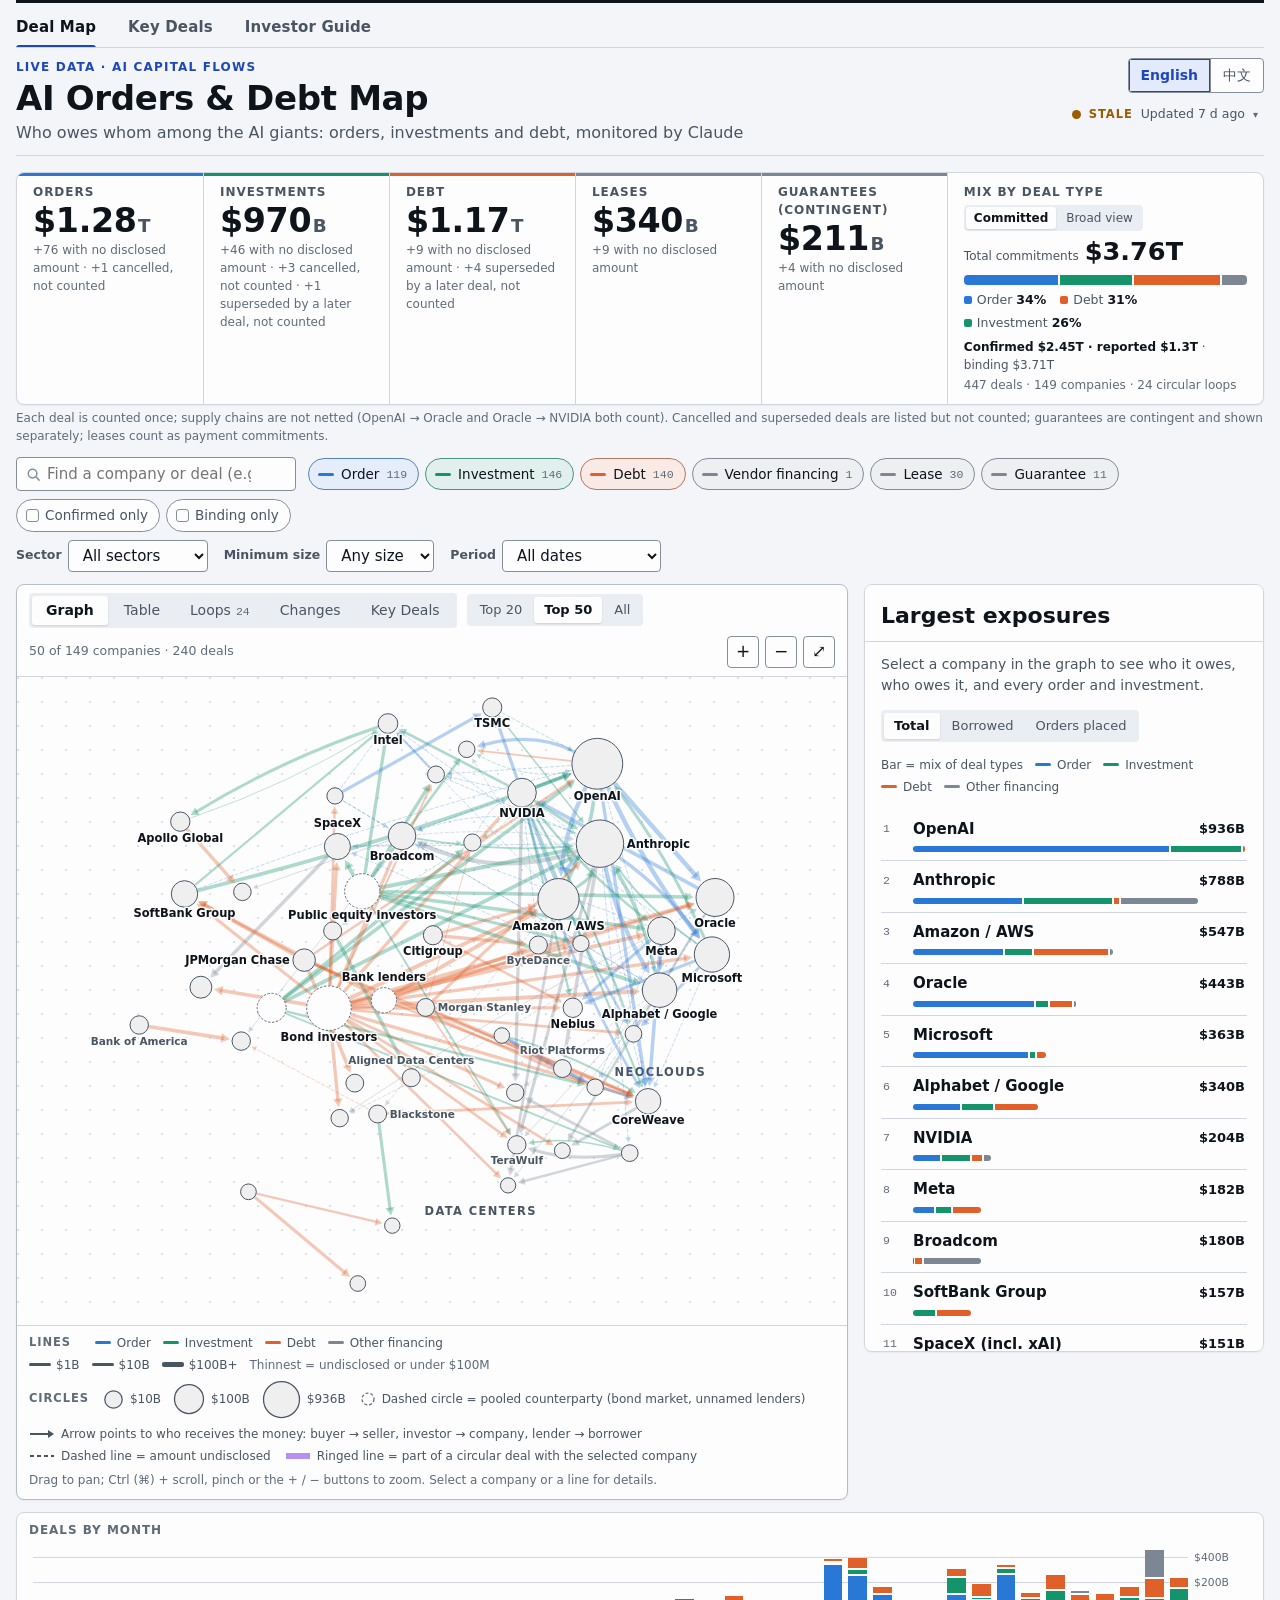
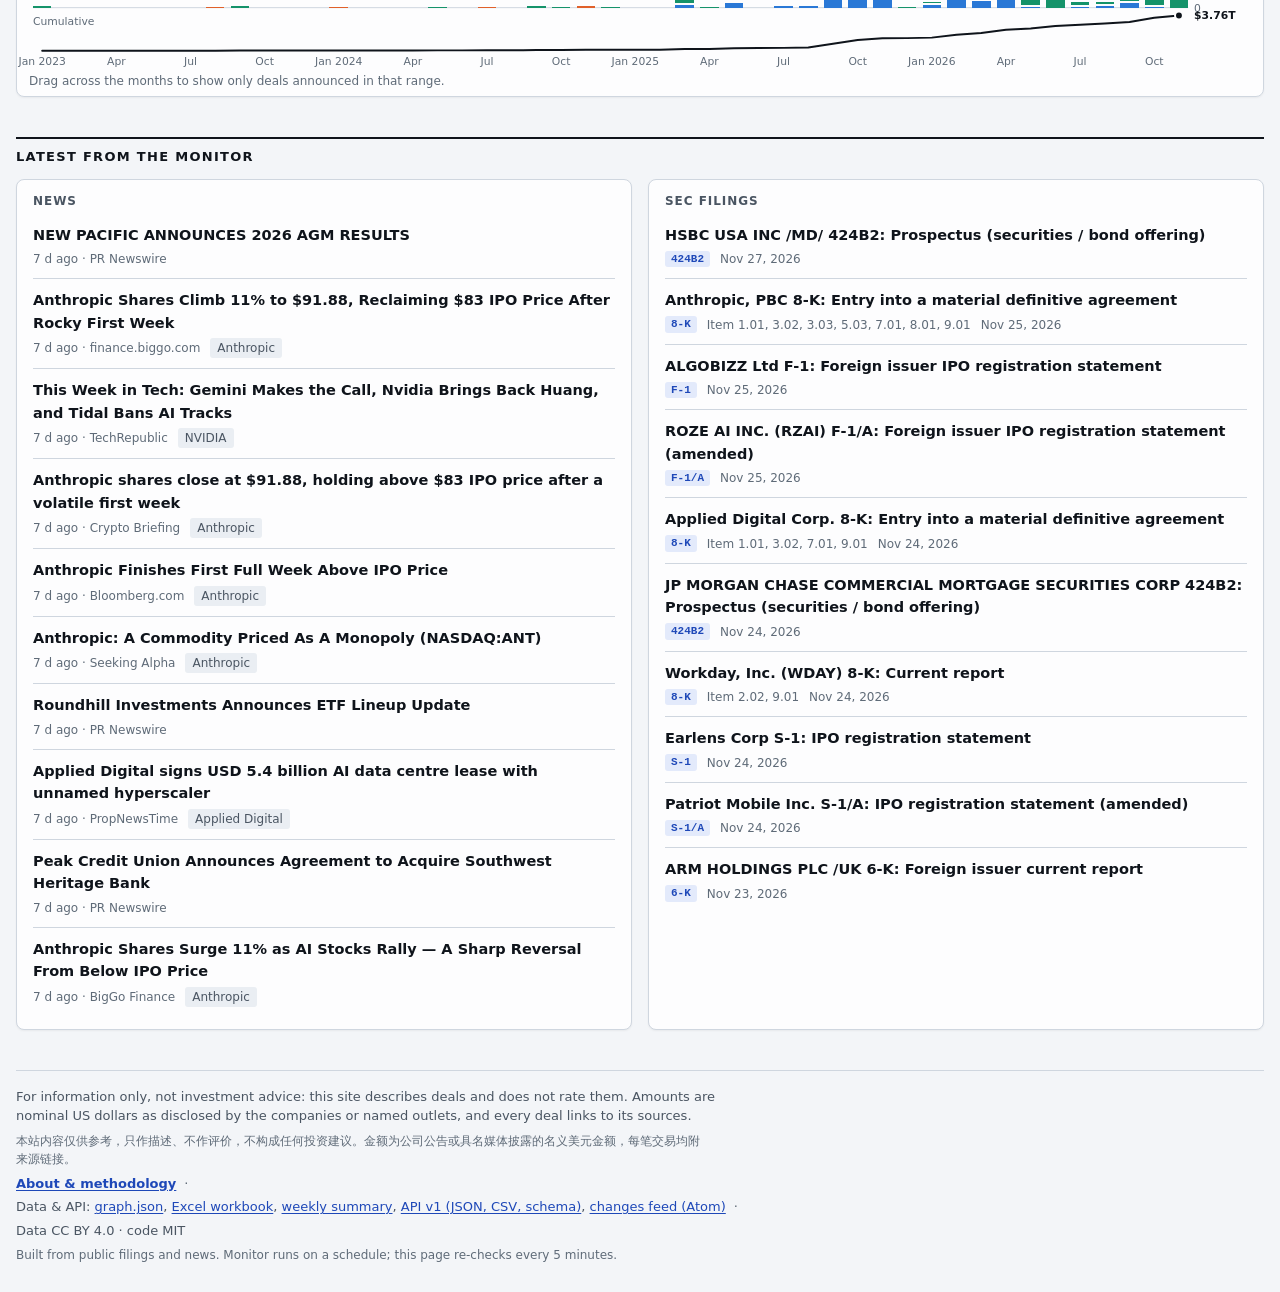
<file: index.html>
<!doctype html>
<html lang="en">
<head>
<meta charset="utf-8">
<meta name="viewport" content="width=device-width, initial-scale=1, viewport-fit=cover">
<!-- Everything the page runs is served next to it (d3 is vendored in vendor/); cdnjs is the fallback only.
     Inline style attributes are set by app.js (bar widths, colour variables), hence 'unsafe-inline' for styles. -->
<meta http-equiv="Content-Security-Policy" content="default-src 'self'; script-src 'self' https://cdnjs.cloudflare.com; style-src 'self' 'unsafe-inline' https://fonts.googleapis.com; font-src https://fonts.gstatic.com; img-src 'self' data:; connect-src 'self'; object-src 'none'; base-uri 'self'; form-action 'self'">
<title>AI Orders &amp; Debt Map · AI 巨头订单与债务关系图</title>
<meta name="description" content="Live, bilingual relationship graph of orders, investments and debt among the AI giants: who owes what to whom, with sources. AI 巨头订单与债务关系图：谁欠谁，订单、投资与债务，每笔附来源。">
<link rel="canonical" href="https://heyneww.github.io/GL-AI-live/">
<meta property="og:type" content="website">
<meta property="og:site_name" content="AI Orders &amp; Debt Map">
<meta property="og:title" content="AI Orders &amp; Debt Map · AI 巨头订单与债务关系图">
<meta property="og:description" content="Who owes what to whom among the AI giants: orders, investments and debt as a live, sourced relationship graph. AI 巨头之间谁欠谁：订单、投资与债务关系图，实时更新。">
<meta property="og:url" content="https://heyneww.github.io/GL-AI-live/">
<meta property="og:locale" content="en_US">
<meta property="og:locale:alternate" content="zh_CN">
<meta name="twitter:card" content="summary">
<meta name="twitter:title" content="AI Orders &amp; Debt Map · AI 巨头订单与债务关系图">
<meta name="twitter:description" content="Who owes what to whom among the AI giants: orders, investments and debt as a live, sourced relationship graph. AI 巨头订单与债务关系图。">
<link rel="preconnect" href="https://fonts.googleapis.com">
<link rel="preconnect" href="https://fonts.gstatic.com" crossorigin>
<link rel="stylesheet" href="https://fonts.googleapis.com/css2?family=Archivo:wdth,wght@62..125,400..800&family=IBM+Plex+Mono:wght@400;500;600&display=swap">
<link rel="stylesheet" href="style.css">
<link rel="icon" href="icon.svg" type="image/svg+xml">
<link rel="apple-touch-icon" href="icon-180.png">
<link rel="manifest" href="manifest.webmanifest">
<meta name="theme-color" content="#0f141b">
<meta name="apple-mobile-web-app-title" content="AI Deal Map">
<link rel="stylesheet" href="nav.css">
<link rel="stylesheet" href="dashboard.css">
<link rel="alternate" type="application/atom+xml" title="AI Orders &amp; Debt Map: changes" href="data/feed.xml">
</head>
<body>
<a class="skip" href="#workspace" data-i18n="skip_graph">Skip to graph</a>

<header class="masthead">
  <!-- the site's three pages as tabs (nav.css): the same row is on investors.html and, drawn by dashboard.js, on dashboard.html -->
  <nav class="sitenav" data-i18n-aria="aria_sitenav" aria-label="Pages">
    <a class="sitenav__tab" href="./" aria-current="page" data-i18n="nav_map">Deal Map</a>
    <a class="sitenav__tab" href="dashboard.html" data-i18n="dashboard_link">Key Deals</a>
    <a class="sitenav__tab" href="investors.html" data-i18n="investors_link">Investor Guide</a>
  </nav>
  <div class="masthead__inner">
    <div class="brand">
      <p class="brand__kicker" data-i18n="kicker">Live data · AI capital flows</p>
      <h1 class="brand__title" data-i18n="brand">AI Orders &amp; Debt Map</h1>
      <p class="brand__sub" data-i18n="brand_sub">Who owes whom among the AI giants: orders, investments and debt, monitored by Claude</p>
    </div>
    <div class="masthead__right">
      <div class="lang" role="group" data-i18n-aria="aria_lang" aria-label="Language / 语言">
        <button type="button" id="lang-en" class="lang__btn" lang="en" aria-pressed="true">English</button>
        <button type="button" id="lang-zh" class="lang__btn" lang="zh-CN" aria-pressed="false">中文</button>
      </div>
      <div class="live-wrap">
        <button type="button" class="live" id="live" data-state="loading" aria-expanded="false" aria-controls="live-pop">
          <span class="live__dot" aria-hidden="true"></span>
          <span class="live__state" id="live-state"></span>
          <span class="live__text" id="live-text"></span>
          <span class="live__chev" aria-hidden="true">▾</span>
        </button>
        <div class="live__pop" id="live-pop" hidden>
          <dl class="live__dl" id="live-dl"></dl>
          <button type="button" class="btn btn--sm" id="live-check" data-i18n="check_now">Check now</button>
        </div>
      </div>
    </div>
  </div>
</header>
<p id="sr-status" class="sr-only" role="status" aria-live="polite"></p>

<div class="banner" id="sample-banner" role="status" hidden></div>
<div class="banner banner--error" id="error-banner" role="alert" hidden>
  <span id="error-text" data-i18n="load_error"></span>
  <a id="error-back" href="./" hidden data-i18n="snapshot_back">Back to the live map</a>
  <button type="button" class="btn btn--sm" id="retry" data-i18n="retry">Retry</button>
</div>
<div class="banner banner--new" id="new-bar" role="status" hidden>
  <span id="new-bar-text"></span>
  <button type="button" class="linkbtn" id="new-show" data-i18n="new_show">Show them</button>
  <button type="button" class="linkbtn linkbtn--muted" id="new-dismiss" data-i18n="new_dismiss">Dismiss</button>
</div>

<section class="summary" id="summary" data-i18n-aria="aria_summary" aria-label="Totals">
  <div class="tile tile--money tile--order" id="tile-order"><span class="tile__label" data-i18n="sum_orders">Orders</span><span class="tile__value" id="sum-order">–</span><span class="tile__note" id="sum-order-note"></span></div>
  <div class="tile tile--money tile--investment" id="tile-investment"><span class="tile__label" data-i18n="sum_investments">Investments</span><span class="tile__value" id="sum-investment">–</span><span class="tile__note" id="sum-investment-note"></span></div>
  <div class="tile tile--money tile--debt" id="tile-debt"><span class="tile__label" data-i18n="sum_debt">Debt</span><span class="tile__value" id="sum-debt">–</span><span class="tile__note" id="sum-debt-note"></span></div>
  <div class="tile tile--money tile--lease" id="tile-lease"><span class="tile__label" data-i18n="sum_leases">Leases</span><span class="tile__value" id="sum-lease">–</span><span class="tile__note" id="sum-lease-note"></span></div>
  <div class="tile tile--money tile--guarantee" id="tile-guarantee"><span class="tile__label" data-i18n="sum_guarantees">Guarantees (contingent)</span><span class="tile__value" id="sum-guarantee">–</span><span class="tile__note" id="sum-guarantee-note"></span></div>
  <div class="tile tile--mix"><span class="tile__label" data-i18n="sum_mix">Mix by deal type</span><div class="seg seg--xs tview" role="group" data-i18n-aria="tv_label" aria-label="Totals"><button type="button" class="seg__btn" id="tv-committed" aria-pressed="true" data-i18n="tv_committed">Committed</button><button type="button" class="seg__btn" id="tv-broad" aria-pressed="false" data-i18n="tv_broad">Broad view</button></div><span class="tile__total" id="sum-total"></span><span class="tile__broad" id="sum-broad" hidden></span><div class="mix" id="sum-mix"></div><span class="tile__split" id="sum-split"></span><span class="tile__note" id="sum-scope"></span></div>
</section>
<p class="summary__foot" data-i18n="sum_foot"></p>

<section class="filters" id="filters" data-i18n-aria="aria_filters" aria-label="Filters">
  <div class="filters__main">
    <label class="field field--search">
      <span class="sr-only" data-i18n="f_search">Search</span>
      <input type="search" id="f-search" list="f-ents" autocomplete="off" spellcheck="false">
      <datalist id="f-ents"></datalist>
    </label>
    <fieldset class="filters__kinds">
      <legend class="sr-only" data-i18n="f_kinds">Deal type</legend>
      <div class="chips" id="kind-chips"></div>
    </fieldset>
    <fieldset class="filters__toggles">
      <legend class="sr-only" data-i18n="f_quality">Confidence and status</legend>
      <div class="chips" id="quality-chips">
        <button type="button" class="chip chip--toggle" id="f-confirmed" aria-pressed="false"><span class="chip__tick" aria-hidden="true"></span><span data-i18n="f_confirmed_only">Confirmed only</span></button>
        <button type="button" class="chip chip--toggle" id="f-binding" aria-pressed="false"><span class="chip__tick" aria-hidden="true"></span><span data-i18n="f_binding_only">Binding only</span></button>
      </div>
    </fieldset>
    <button type="button" class="btn filters__more" id="f-more" aria-expanded="false" aria-controls="filters-row"><span data-i18n="f_more">Filters</span><span class="filters__more-n" id="f-more-n"></span></button>
  </div>
  <div class="filters__row" id="filters-row">
    <label class="field">
      <span data-i18n="f_group">Sector</span>
      <select id="f-group"></select>
    </label>
    <label class="field">
      <span data-i18n="f_min">Minimum size</span>
      <select id="f-min"></select>
    </label>
    <label class="field">
      <span data-i18n="f_period">Period</span>
      <select id="f-period"></select>
    </label>
    <label class="field field--date" id="f-from-field" hidden>
      <span data-i18n="f_from">Start date</span>
      <input type="date" id="f-from">
    </label>
    <label class="field field--date" id="f-to-field" hidden>
      <span data-i18n="f_to">End date</span>
      <input type="date" id="f-to">
    </label>
    <button type="button" class="linkbtn" id="f-reset" hidden></button>
  </div>
  <div class="fpills" id="f-pills"></div>
</section>

<main class="workspace" id="workspace">
  <section class="viz" data-i18n-aria="aria_viz" aria-label="Relationship graph">
    <div class="viz__bar">
      <div class="seg" role="tablist" data-i18n-aria="aria_view" aria-label="View">
        <button type="button" role="tab" id="tab-graph" class="seg__btn" aria-selected="true" aria-controls="graph-view" data-i18n="view_graph">Graph</button>
        <button type="button" role="tab" id="tab-table" class="seg__btn" aria-selected="false" aria-controls="table-view" data-i18n="view_table">Table</button>
        <button type="button" role="tab" id="tab-loops" class="seg__btn" aria-selected="false" aria-controls="loops-view"><span data-i18n="view_loops">Loops</span><span class="chip__n" id="loops-n"></span></button>
        <button type="button" role="tab" id="tab-changes" class="seg__btn" aria-selected="false" aria-controls="changes-view" data-i18n="view_changes">Changes</button>
        <button type="button" role="tab" id="tab-dashboard" class="seg__btn" aria-selected="false" aria-controls="dashboard-view" data-i18n="view_dashboard">Dashboard</button>
      </div>
      <div class="seg seg--sm" id="graph-scope" role="group" data-i18n-aria="aria_scope" aria-label="Companies shown">
        <button type="button" class="seg__btn" data-scope="20" aria-pressed="false">Top 20</button>
        <button type="button" class="seg__btn" data-scope="50" aria-pressed="true">Top 50</button>
        <button type="button" class="seg__btn" data-scope="all" aria-pressed="false">All</button>
      </div>
      <span class="viz__count" id="viz-count"></span>
      <div class="viz__tools" id="graph-tools">
        <button type="button" class="icon-btn" id="zoom-in" data-i18n-title="zoom_in" aria-label="Zoom in">+</button>
        <button type="button" class="icon-btn" id="zoom-out" data-i18n-title="zoom_out" aria-label="Zoom out">−</button>
        <button type="button" class="icon-btn" id="zoom-fit" data-i18n-title="zoom_fit" aria-label="Fit to view">⤢</button>
      </div>
      <label class="field table-sort" id="table-sort-wrap" hidden>
        <span data-i18n="sort_by">Sort by</span>
        <select id="t-sort"></select>
      </label>
      <button type="button" class="btn" id="csv" hidden data-i18n="csv">Download CSV</button>
    </div>
    <a class="skip" id="skip-past" href="#side" data-i18n="skip_past">Skip the graph</a>

    <div class="graph" id="graph-view" role="tabpanel" aria-labelledby="tab-graph">
      <svg id="graph-svg" role="group" aria-label="Relationship graph"></svg>
      <p class="graph__loading" id="graph-loading" data-i18n="graph_loading">Loading the map…</p>
      <div class="empty graph__empty" id="graph-empty" hidden></div>
      <div class="graph__gesture" id="graph-gesture" hidden data-i18n="graph_two_finger"></div>
      <div class="tooltip" id="tooltip" role="tooltip" aria-hidden="true" hidden></div>
    </div>

    <div class="table-wrap" id="table-view" role="tabpanel" aria-labelledby="tab-table" hidden>
      <table class="deals" id="deals-table">
        <thead><tr id="deals-head"></tr></thead>
        <tbody id="deals-body"></tbody>
        <tfoot><tr><td colspan="6" id="deals-foot"></td></tr></tfoot>
      </table>
      <div class="empty" id="table-empty" hidden></div>
    </div>

    <div class="loops" id="loops-view" role="tabpanel" aria-labelledby="tab-loops" hidden>
      <p class="loops__hint" id="loops-hint"></p>
      <ol class="loops__list" id="loops-list"></ol>
      <div class="empty" id="loops-empty" hidden></div>
    </div>

    <div class="changes" id="changes-view" role="tabpanel" aria-labelledby="tab-changes" hidden>
      <p class="changes__hint" id="changes-hint"></p>
      <ol class="changes__list" id="changes-list"></ol>
      <div class="empty" id="changes-empty" hidden></div>
    </div>

    <!-- the important deals at a glance: site/dashboard.js draws data/v1/dashboard.json here (the same data and script
         as dashboard.html); a click on a deal, a company or a loop opens the map's own panel -->
    <div class="dashv" id="dashboard-view" role="tabpanel" aria-labelledby="tab-dashboard" hidden></div>

    <details class="legend" id="legend" open>
      <summary class="legend__sum" data-i18n="legend">Legend</summary>
      <div class="legend__body">
        <div class="legend__row">
          <span class="legend__h" data-i18n="legend_lines">Lines</span>
          <span class="legend__kinds" id="legend-kinds"></span>
          <span class="legend__widths" id="legend-widths"></span>
        </div>
        <div class="legend__row">
          <span class="legend__h" data-i18n="legend_circles">Circles</span>
          <span class="legend__circles" id="legend-circles"></span>
          <span class="legend__key"><svg width="16" height="16" aria-hidden="true"><circle cx="8" cy="8" r="6" class="lk-pool"/></svg><span data-i18n="legend_pool"></span></span>
        </div>
        <div class="legend__row legend__row--notes">
          <span class="legend__key"><svg width="26" height="10" aria-hidden="true"><line x1="1" y1="5" x2="20" y2="5" class="lk-line"/><path d="M19 1 L25 5 L19 9 Z" class="lk-head"/></svg><span data-i18n="legend_arrow">Arrow points to who receives the money</span></span>
          <span class="legend__key"><svg width="26" height="10" aria-hidden="true"><line x1="1" y1="5" x2="25" y2="5" class="lk-line lk-line--dashed"/></svg><span data-i18n="legend_undisclosed">Dashed line = amount undisclosed</span></span>
          <span class="legend__key"><svg width="26" height="10" aria-hidden="true"><line x1="1" y1="5" x2="25" y2="5" class="lk-line lk-line--loop"/></svg><span data-i18n="legend_loop">Highlighted = part of a circular deal with the selected company</span></span>
        </div>
        <p class="legend__hint" id="graph-hint"></p>
        <span class="sr-only" id="graph-kbd" data-i18n="graph_kbd"></span>
      </div>
    </details>
  </section>

  <div class="side" id="side" tabindex="-1">
    <section class="overview" id="overview" aria-labelledby="ov-h"></section>
    <aside class="panel" id="panel" tabindex="-1" aria-labelledby="panel-title"></aside>
  </div>
</main>

<!-- deals by month: below the map, so the graph starts higher on the page; its brush still sets the period filter -->
<section class="timeline" id="timeline" data-i18n-aria="aria_timeline" aria-label="Timeline" hidden>
  <div class="timeline__head">
    <span class="timeline__h" data-i18n="tl_title">Deals by month</span>
    <span class="timeline__range" id="tl-range"></span>
    <button type="button" class="linkbtn linkbtn--muted timeline__clear" id="tl-clear" hidden data-i18n="tl_clear">Clear range</button>
  </div>
  <svg id="tl-svg" role="img"></svg>
  <p class="timeline__note" id="tl-note"></p>
</section>

<section class="latest" aria-labelledby="latest-h">
  <h2 class="section-h" id="latest-h" data-i18n="latest">Latest from the monitor</h2>
  <div class="latest__cols">
    <div class="latest__col">
      <h3 class="latest__h" data-i18n="latest_news">News</h3>
      <ol class="feed" id="feed-news"></ol>
    </div>
    <div class="latest__col">
      <h3 class="latest__h" data-i18n="latest_filings">SEC filings</h3>
      <ol class="feed" id="feed-filings"></ol>
    </div>
  </div>
</section>

<footer class="footer">
  <p class="footer__disc" id="disc-en" lang="en">For information only, not investment advice: this site describes deals and does not rate them. Amounts are nominal US dollars as disclosed by the companies or named outlets, and every deal links to its sources.</p>
  <p class="footer__disc" id="disc-zh" lang="zh-CN">本站内容仅供参考，只作描述、不作评价，不构成任何投资建议。金额为公司公告或具名媒体披露的名义美元金额，每笔交易均附来源链接。</p>
  <p class="footer__links">
    <button type="button" class="linkbtn" id="about-open" data-i18n="about_link">About &amp; methodology</button>
    <span class="footer__sep" aria-hidden="true">·</span>
    <span class="footer__api"><span data-i18n="footer_api">Data &amp; API</span>:
      <a href="data/graph.json" data-i18n="api_graph">graph.json</a>,
      <a href="data/v1/deals.xlsx" download data-i18n="api_xlsx">Excel workbook</a>,
      <a href="weekly.html" data-i18n="api_weekly">weekly summary</a>,
      <a href="data/v1/README.md" data-i18n="api_v1">API v1 (JSON, CSV)</a>,
      <a href="data/feed.xml" type="application/atom+xml" data-i18n="api_feed">changes feed</a>
    </span>
    <span class="footer__sep" aria-hidden="true">·</span>
    <span data-i18n="footer_licence">Data CC BY 4.0, code MIT</span>
  </p>
  <p class="footer__meta" id="footer-meta" data-i18n="footer_built">Built from public filings and news.</p>
</footer>

<dialog class="about" id="about" aria-labelledby="about-title">
  <div class="about__head">
    <h2 class="about__title" id="about-title" data-i18n="about_title">About &amp; methodology</h2>
    <button type="button" class="icon-btn" id="about-close" data-i18n-title="panel_close" aria-label="Close">×</button>
  </div>
  <div class="about__body">
    <p data-i18n="about_intro"></p>
    <h3 data-i18n="about_count_h"></h3>
    <p data-i18n="about_count"></p>
    <h3 data-i18n="about_dir_h"></h3>
    <ul>
      <li data-i18n="about_dir_order"></li>
      <li data-i18n="about_dir_invest"></li>
      <li data-i18n="about_dir_debt"></li>
      <li data-i18n="about_dir_lease"></li>
      <li data-i18n="about_dir_vf"></li>
      <li data-i18n="about_dir_guar"></li>
    </ul>
    <h3 data-i18n="about_conf_h"></h3>
    <p data-i18n="about_conf"></p>
    <h3 data-i18n="about_cadence_h"></h3>
    <p data-i18n="about_cadence"></p>
    <h3 data-i18n="about_licence_h"></h3>
    <p data-i18n="about_licence"></p>
    <h3 data-i18n="about_cite_h"></h3>
    <p class="about__cite"><code id="about-cite"></code> <button type="button" class="btn btn--sm" id="about-copy" data-i18n="about_copy">Copy</button><span class="about__copied" id="about-copied" role="status"></span></p>
    <p class="about__disc" data-i18n="footer_disclaimer"></p>
  </div>
</dialog>

<script src="vendor/d3.v7.min.js"></script>
<script src="vendor/d3-fallback.js"></script>
<script src="i18n.js"></script>
<script src="dashboard.js"></script>
<script src="app.js"></script>
</body>
</html>
</file>
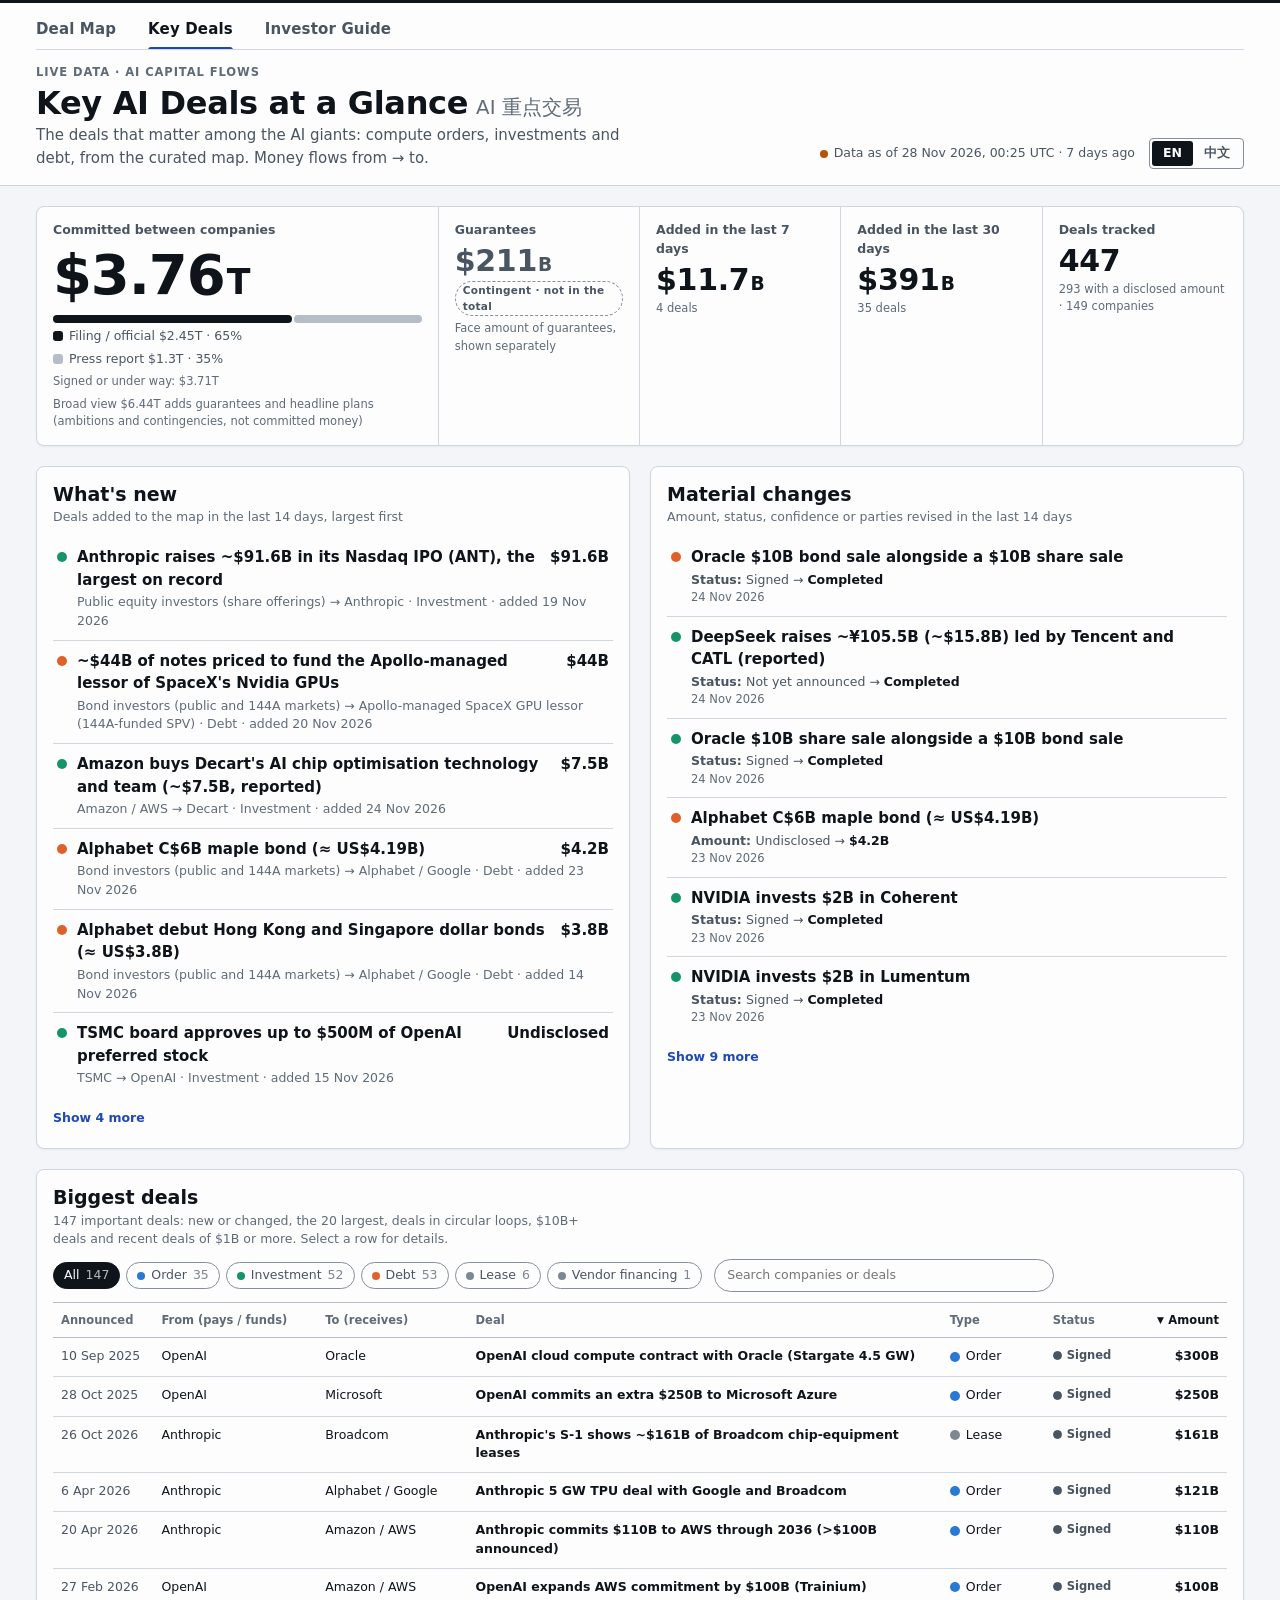
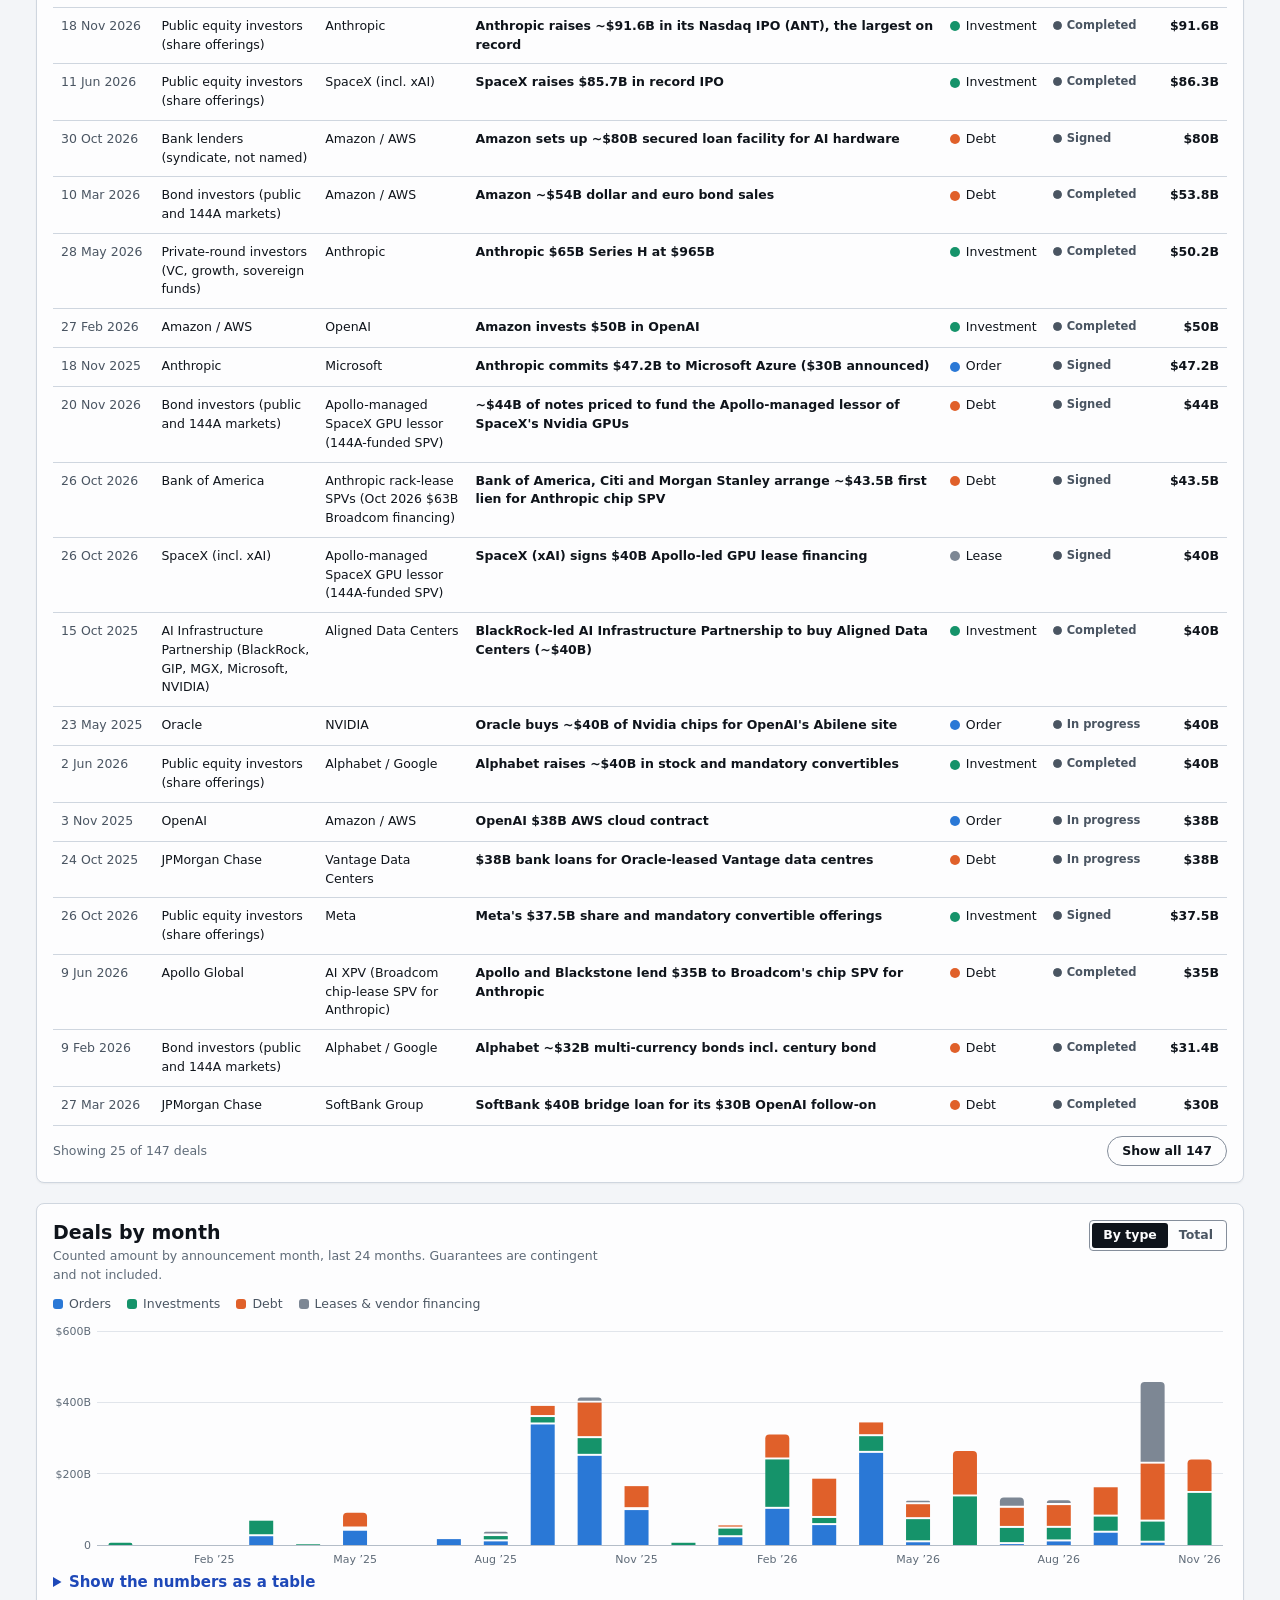
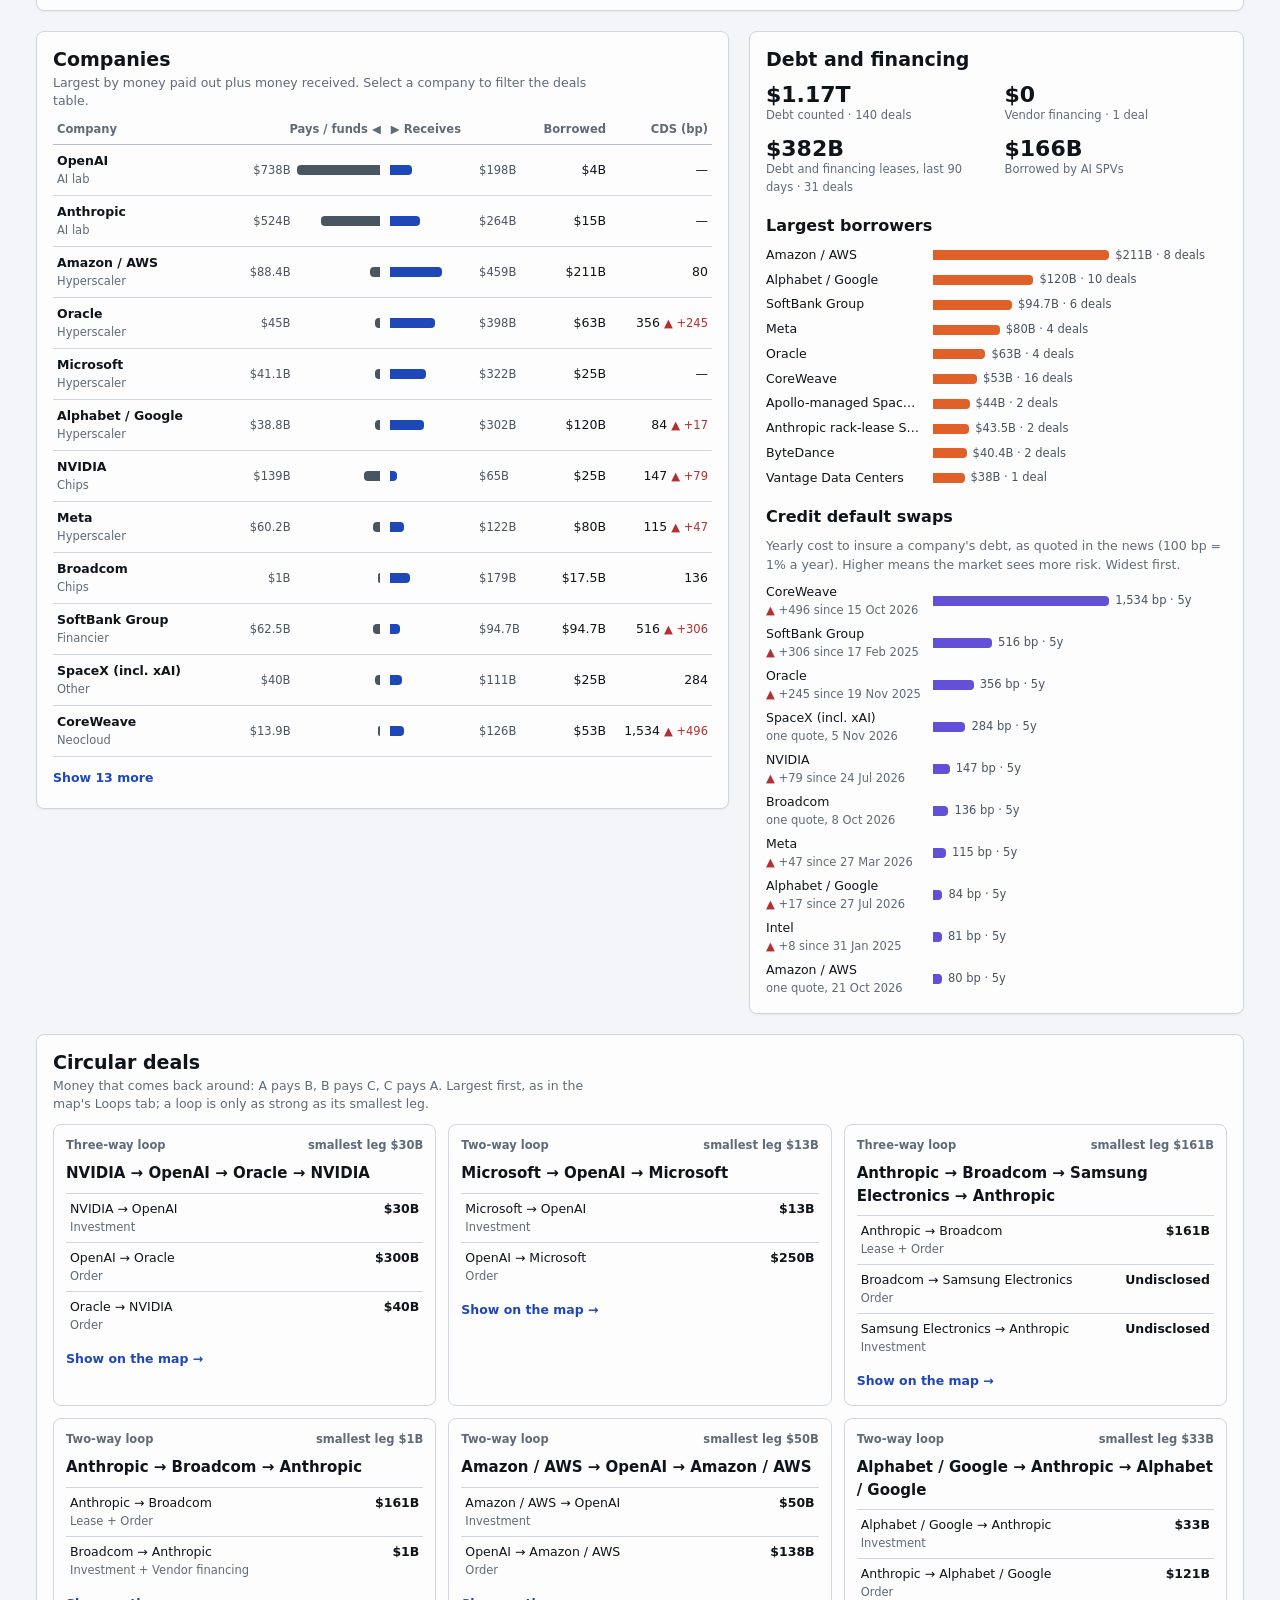
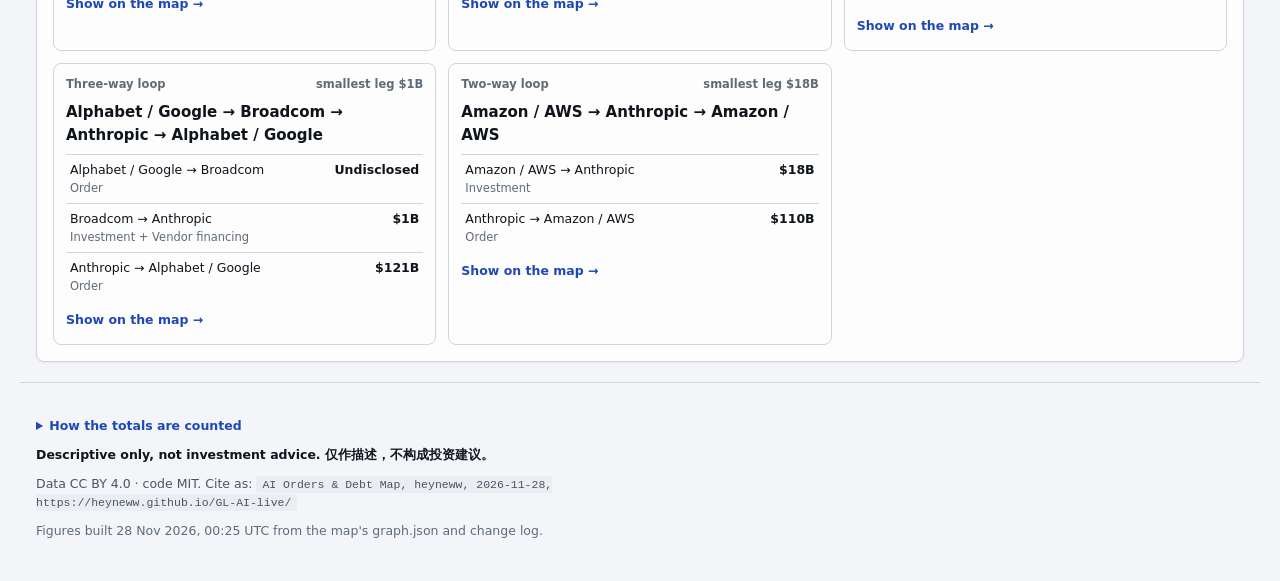
<file: dashboard.html>
<!doctype html>
<html lang="en">
<head>
<meta charset="utf-8">
<meta name="viewport" content="width=device-width, initial-scale=1, viewport-fit=cover">
<!-- Everything the page runs is served next to it (the typefaces alone come from Google Fonts, as on the map): dashboard.js reads data/v1/dashboard.json from this site (rebuilt
     with the map at every publish, monitor/dashboard.py) and nothing else. The map's Dashboard tab draws the same
     data with the same script. -->
<meta http-equiv="Content-Security-Policy" content="default-src 'self'; script-src 'self'; style-src 'self' 'unsafe-inline' https://fonts.googleapis.com; font-src https://fonts.gstatic.com; img-src 'self' data:; connect-src 'self'; object-src 'none'; base-uri 'self'; form-action 'self'">
<title>AI Orders &amp; Debt Dashboard · AI 巨头订单与债务看板</title>
<meta name="description" content="The important AI deals in one page: orders, investments and debt among the AI giants, refreshed with the live map. AI 巨头订单、投资与债务一览，与实时关系图同步更新。">
<link rel="canonical" href="https://heyneww.github.io/GL-AI-live/dashboard.html">
<meta property="og:type" content="website">
<meta property="og:site_name" content="AI Orders &amp; Debt Map">
<meta property="og:title" content="AI Orders &amp; Debt Dashboard · AI 巨头订单与债务看板">
<meta property="og:description" content="The deals that matter among the AI giants, what is new and what changed. 重点交易、本周新增与重要变动。">
<meta property="og:url" content="https://heyneww.github.io/GL-AI-live/dashboard.html">
<link rel="preconnect" href="https://fonts.googleapis.com">
<link rel="preconnect" href="https://fonts.gstatic.com" crossorigin>
<link rel="stylesheet" href="https://fonts.googleapis.com/css2?family=Archivo:wdth,wght@62..125,400..800&family=IBM+Plex+Mono:wght@400;500;600&display=swap">
<link rel="icon" href="icon.svg" type="image/svg+xml">
<link rel="apple-touch-icon" href="icon-180.png">
<link rel="manifest" href="manifest.webmanifest">
<meta name="theme-color" content="#0f141b">
<meta name="apple-mobile-web-app-title" content="AI Deal Map">
<link rel="stylesheet" href="nav.css">
<link rel="stylesheet" href="dashboard.css">
</head>
<body class="dash dash--page">
<noscript><p style="padding:16px">This dashboard needs JavaScript. The data is at <a href="data/v1/dashboard.json">data/v1/dashboard.json</a>. 本看板需要启用 JavaScript。</p></noscript>
<script src="dashboard.js"></script>
</body>
</html>
</file>
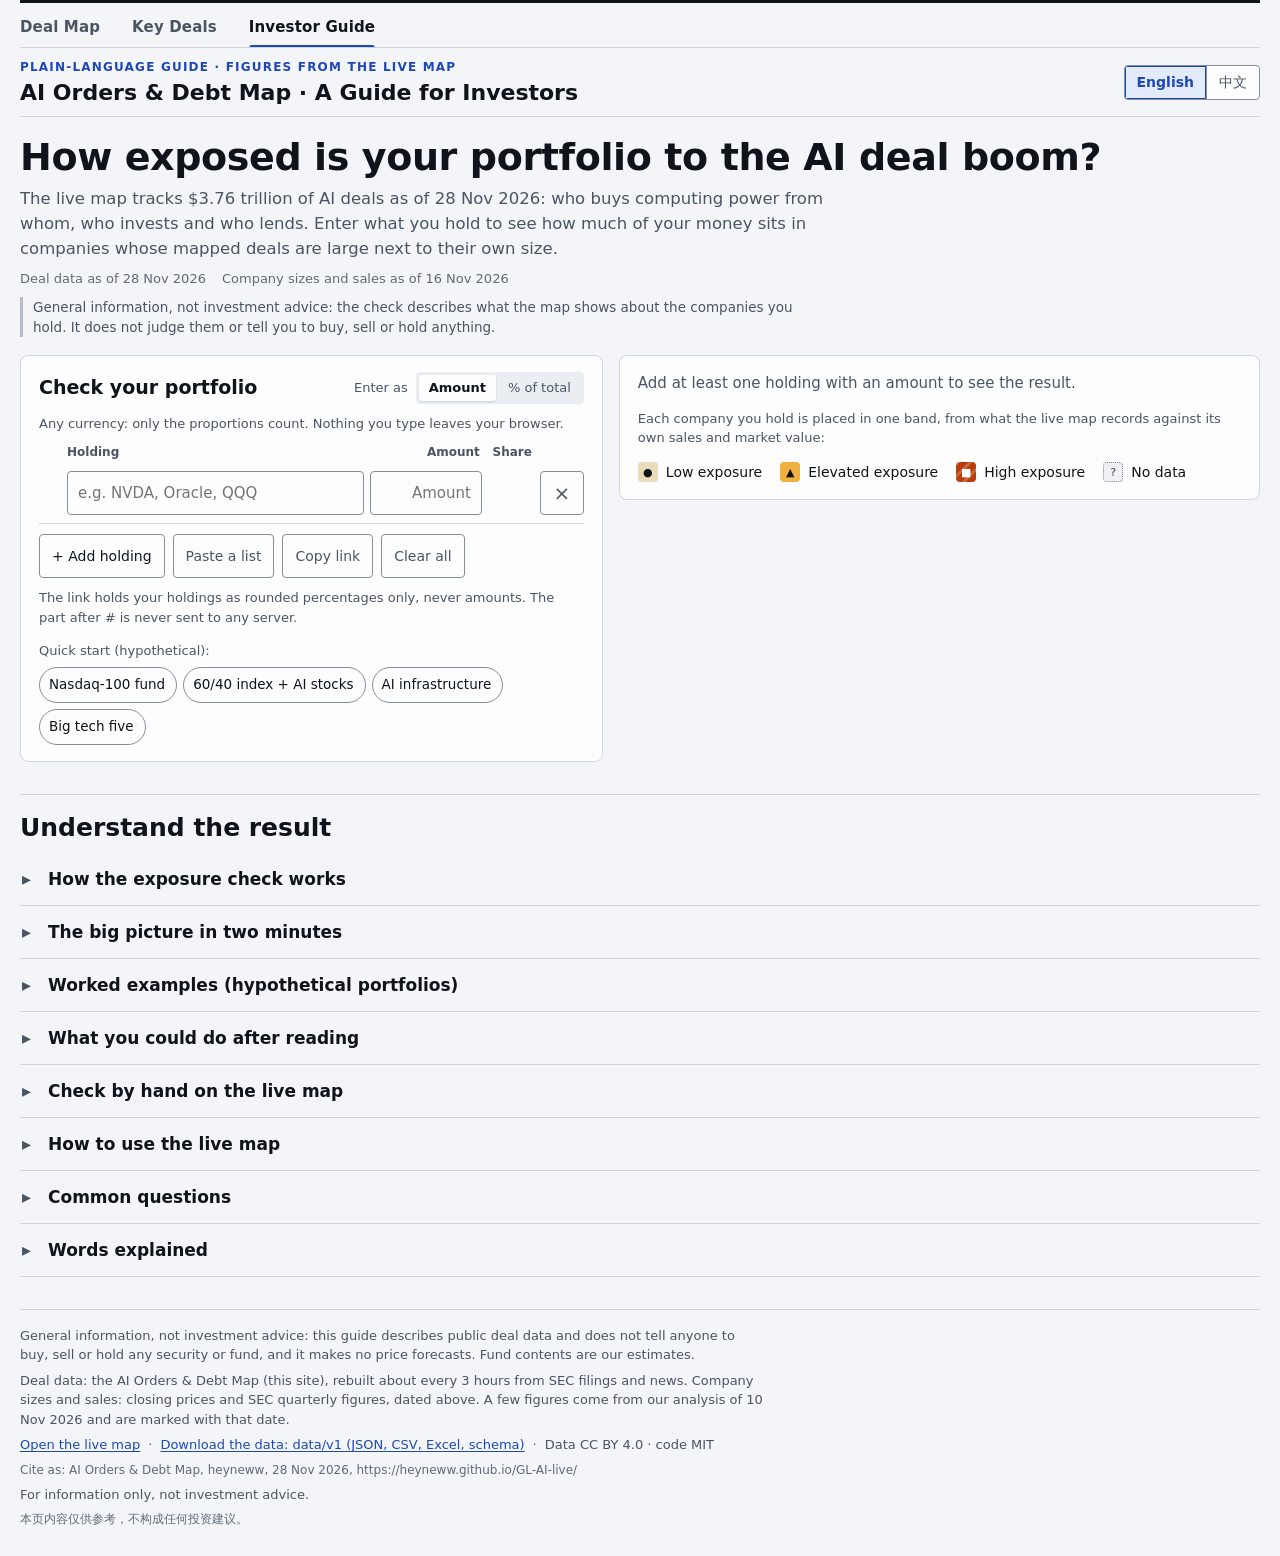
<file: investors.html>
<!doctype html>
<html lang="en">
<head>
<meta charset="utf-8">
<meta name="viewport" content="width=device-width, initial-scale=1, viewport-fit=cover">
<!-- Everything the page runs is served next to it: investors.js reads data/graph.json, investors-content.json and
     investors-reference.json from this site and nothing else. -->
<meta http-equiv="Content-Security-Policy" content="default-src 'self'; script-src 'self'; style-src 'self' 'unsafe-inline' https://fonts.googleapis.com; font-src https://fonts.gstatic.com; img-src 'self' data:; connect-src 'self'; object-src 'none'; base-uri 'self'; form-action 'self'">
<title>AI Deal Map for Investors · AI 交易关系图投资者指南</title>
<meta name="description" content="Check how exposed your portfolio is to the AI deal boom, with an exposure scorecard computed from the live AI orders and debt map. English / 中文. Not investment advice. 用实时关系图检查你的组合在 AI 交易热潮中的暴露程度，不构成投资建议。">
<link rel="canonical" href="https://heyneww.github.io/GL-AI-live/investors.html">
<meta property="og:type" content="website">
<meta property="og:site_name" content="AI Orders &amp; Debt Map">
<meta property="og:title" content="AI Deal Map for Investors · AI 交易关系图投资者指南">
<meta property="og:description" content="How exposed is your portfolio to the AI deal boom? An exposure scorecard from the live map. Not investment advice. 不构成投资建议。">
<meta property="og:url" content="https://heyneww.github.io/GL-AI-live/investors.html">
<link rel="preconnect" href="https://fonts.googleapis.com">
<link rel="preconnect" href="https://fonts.gstatic.com" crossorigin>
<link rel="stylesheet" href="https://fonts.googleapis.com/css2?family=Archivo:wdth,wght@62..125,400..800&family=IBM+Plex+Mono:wght@400;500;600&display=swap">
<link rel="stylesheet" href="style.css">
<link rel="icon" href="icon.svg" type="image/svg+xml">
<link rel="apple-touch-icon" href="icon-180.png">
<link rel="manifest" href="manifest.webmanifest">
<meta name="theme-color" content="#0f141b">
<meta name="apple-mobile-web-app-title" content="AI Deal Map">
<link rel="stylesheet" href="nav.css">
<link rel="stylesheet" href="investors.css">
</head>
<body class="inv">
<a class="skip" href="#main" data-t="skip">Skip to content · 跳到正文</a>

<header class="masthead inv-bar">
  <nav class="sitenav" aria-label="Pages · 页面">
    <a class="sitenav__tab" href="./" data-t="nav_map">Deal Map · 关系图</a>
    <a class="sitenav__tab" href="dashboard.html" data-t="nav_dash">Key Deals · 重点交易</a>
    <a class="sitenav__tab" href="investors.html" aria-current="page" data-t="nav_inv">Investor Guide · 投资者指南</a>
  </nav>
  <div class="masthead__inner">
    <div class="brand">
      <p class="brand__kicker" data-t="eyebrow"></p>
      <p class="inv-brand" data-t="brand">AI Deal Map for Investors</p>
    </div>
    <div class="masthead__right">
      <div class="lang" role="group" aria-label="Language / 语言">
        <button type="button" id="lang-en" class="lang__btn" lang="en" aria-pressed="true">English</button>
        <button type="button" id="lang-zh" class="lang__btn" lang="zh-CN" aria-pressed="false">中文</button>
      </div>
    </div>
  </div>
</header>

<p class="banner" id="loading-banner" role="status"><span data-t="loading">Loading… · 加载中…</span></p>
<div class="banner banner--error" id="error-banner" role="alert" hidden>
  <span id="error-text"><span lang="en">Some of this page's data could not be loaded, so parts of it are empty. Check your connection and try again.</span>
    <span lang="zh-CN">本页部分数据未能加载，部分内容为空。请检查网络后重试。</span></span>
  <button type="button" class="btn btn--sm" id="retry" data-t="retry">Retry · 重试</button>
</div>

<main id="main" tabindex="-1">
  <header class="inv-wrap inv-hero">
    <h1 class="inv-h1" data-k="headline">AI Deal Map for Investors · AI 交易关系图投资者指南</h1>
    <p class="inv-lede" data-k="intro"></p>
    <p class="inv-asof"><span id="asof-deals"></span><span id="asof-ref"></span></p>
    <p class="inv-notadv" data-t="heroNote"></p>
  </header>

  <section class="inv-wrap" id="check" aria-labelledby="h-check">
    <p class="banner banner--error" id="ref-error" role="alert" hidden data-t="refError"></p>
    <div class="inv-tool" id="tool">
      <div class="inv-in inv-panel" id="input">
        <div class="inv-in__head">
          <h2 id="h-check" data-t="checkH"></h2>
          <div class="inv-mode" role="group" aria-labelledby="mode-l">
            <span class="inv-mode__l" id="mode-l" data-t="modeL"></span>
            <span class="seg seg--sm">
              <button type="button" class="seg__btn" id="mode-amt" aria-pressed="true" data-t="modeAmt"></button>
              <button type="button" class="seg__btn" id="mode-pct" aria-pressed="false" data-t="modePct"></button>
            </span>
          </div>
        </div>
        <p class="inv-hint" id="mode-note"></p>
        <div class="inv-rows" id="rows"></div>
        <ul class="inv-cb" id="cb-list" role="listbox" hidden></ul>
        <div class="inv-other" id="other-line" hidden></div>
        <p class="inv-hint" id="weight-note"></p>
        <div class="inv-tool__actions">
          <button type="button" class="btn" id="add-row" data-t="addRow"></button>
          <button type="button" class="btn btn--ghost" id="paste-btn" aria-expanded="false" aria-controls="paste-box" data-t="pasteBtn"></button>
          <button type="button" class="btn btn--ghost" id="share-btn" data-t="shareBtn"></button>
          <button type="button" class="btn btn--ghost" id="clear-rows" data-t="clearRows"></button>
        </div>
        <div class="inv-share" id="share-box" hidden>
          <p class="inv-hint" id="share-status" role="status"></p>
          <input type="text" id="share-url" readonly aria-labelledby="share-status">
        </div>
        <p class="inv-hint" data-t="shareNote"></p>
        <div class="inv-paste" id="paste-box" hidden>
          <label for="paste-text" class="inv-hint" data-t="pasteL"></label>
          <textarea id="paste-text" rows="5" spellcheck="false" autocapitalize="characters"></textarea>
          <p class="inv-hint" id="paste-sum"></p>
          <ul class="inv-paste__list" id="paste-preview"></ul>
          <div class="inv-tool__actions">
            <button type="button" class="btn" id="paste-apply" data-t="pasteApply"></button>
            <button type="button" class="btn btn--ghost" id="paste-cancel" data-t="pasteCancel"></button>
          </div>
        </div>
        <div class="inv-quick" id="presets-row">
          <span class="inv-quick__l" data-t="quickL"></span>
          <div class="chips" id="presets"></div>
        </div>
      </div>
      <div class="inv-res inv-panel" id="results"></div>
      <div class="inv-detail" id="detail"></div>
    </div>
    <p class="sr-only" id="live" aria-live="polite" aria-atomic="true"></p>
  </section>

  <section class="inv-wrap inv-learn" id="learn" aria-labelledby="h-learn">
    <h2 id="h-learn" data-t="learnH"></h2>

    <details class="inv-sec" id="method">
      <summary><h3 data-t="methodH"></h3></summary>
      <div class="inv-sec__body">
        <p data-k="tool.method"></p>
        <h4 data-t="thH"></h4>
        <div class="inv-th" id="th-table"></div>
        <h4 data-t="rulesH"></h4>
        <p data-k="tool.company_rule"></p>
        <p data-k="tool.portfolio_rule"></p>
        <p data-k="tool.evidence"></p>
        <h4 data-t="limitsH"></h4>
        <ul id="limits-list"></ul>
        <p class="inv-notadv" data-k="tool.not_advice"></p>
      </div>
    </details>

    <details class="inv-sec" id="big-picture">
      <summary><h3 data-t="bigH"></h3></summary>
      <div class="inv-sec__body">
        <p class="inv-asof inv-asof--note" data-t="asofNote"></p>
        <div class="inv-takeaways" id="takeaways"></div>
        <div class="inv-box" id="not-box"><h4 data-t="notH"></h4><ul id="not-list"></ul></div>
      </div>
    </details>

    <details class="inv-sec" id="examples-sec">
      <summary><h3 data-t="exH"></h3></summary>
      <div class="inv-sec__body">
        <p class="inv-note" data-t="exIntro"></p>
        <div class="inv-examples" id="examples"></div>
      </div>
    </details>

    <details class="inv-sec" id="do">
      <summary><h3 data-t="doH"></h3></summary>
      <div class="inv-sec__body">
        <p class="inv-note" data-t="doP"></p>
        <ol class="inv-steps" id="do-steps"></ol>
        <div class="inv-twocol">
          <div><h4 data-t="watchH"></h4><div class="inv-minis" id="watch-list"></div></div>
          <div><h4 data-t="avoidH"></h4><div class="inv-minis inv-minis--avoid" id="avoid-list"></div></div>
        </div>
        <div class="inv-box" id="q-box"><h4 data-t="qH"></h4><ul id="q-list"></ul></div>
      </div>
    </details>

    <details class="inv-sec" id="hand">
      <summary><h3 data-t="handH"></h3></summary>
      <div class="inv-sec__body"><ol class="inv-steps inv-steps--small" id="hand-steps"></ol></div>
    </details>

    <details class="inv-sec" id="map-howto">
      <summary><h3 data-t="mapH"></h3></summary>
      <div class="inv-sec__body"><ol class="inv-steps inv-steps--small" id="map-steps"></ol></div>
    </details>

    <details class="inv-sec" id="faq">
      <summary><h3 data-t="faqH"></h3></summary>
      <div class="inv-sec__body"><div class="inv-faq" id="faq-list"></div></div>
    </details>

    <details class="inv-sec" id="glossary">
      <summary><h3 data-t="glossH"></h3></summary>
      <div class="inv-sec__body"><dl class="inv-gloss" id="gloss-list"></dl></div>
    </details>
  </section>
</main>

<footer class="footer inv-wrap">
  <p data-k="footer"></p>
  <p data-t="foot_sources"></p>
  <p class="footer__links">
    <a href="./" data-t="foot_map">Open the live map · 打开实时关系图</a>
    <span class="footer__sep" aria-hidden="true">·</span>
    <a href="data/v1/README.md" data-t="foot_api"></a>
    <span class="footer__sep" aria-hidden="true">·</span>
    <span data-t="foot_licence"></span>
  </p>
  <p class="footer__meta" data-t="foot_cite"></p>
  <p class="footer__disc" lang="en">For information only, not investment advice.</p>
  <p class="footer__disc" lang="zh-CN">本页内容仅供参考，不构成任何投资建议。</p>
</footer>

<script src="investors-exposure.js"></script>
<script src="investors.js"></script>
</body>
</html>
</file>
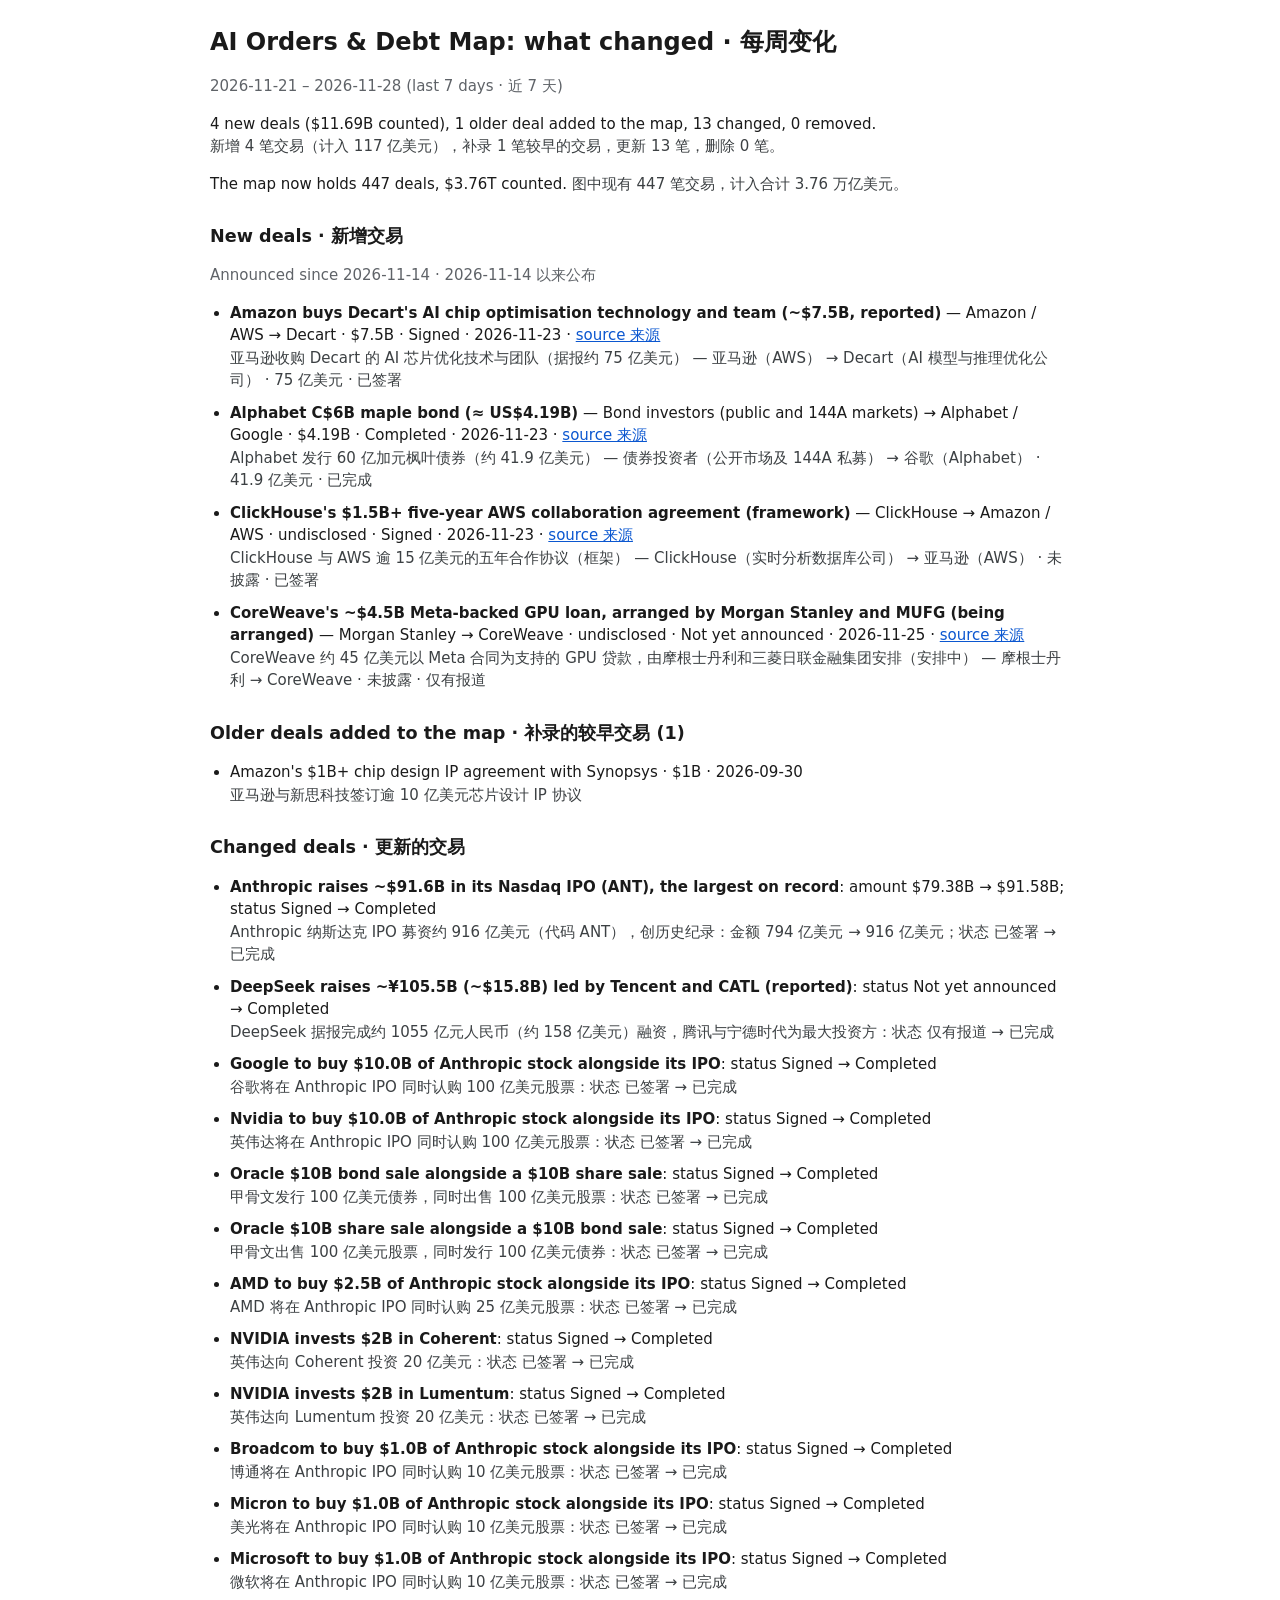
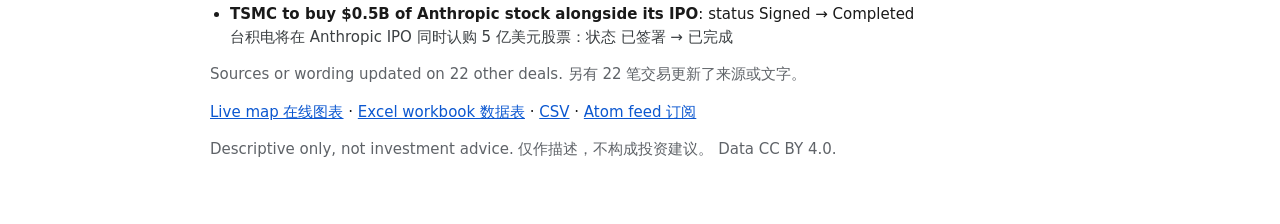
<file: weekly.html>
<!doctype html>
<html lang="en"><head><meta charset="utf-8"><meta name="viewport" content="width=device-width,initial-scale=1">
<title>Weekly summary · 每周摘要</title><style>body{font:15px/1.5 system-ui,-apple-system,"Segoe UI",sans-serif;margin:0;background:#fff;color:#1a1a1a}
main{max-width:860px;margin:0 auto;padding:24px 16px 48px}h1{font-size:1.5rem;margin:0 0 4px}h2{font-size:1.1rem;margin:28px 0 8px}
.muted{color:#5f6368}ul{padding-left:20px}li{margin:0 0 10px}.zh{color:#3c4043}a{color:#0b57d0}
@media (prefers-color-scheme:dark){body{background:#121212;color:#e8eaed}.muted{color:#9aa0a6}.zh{color:#c4c7c5}a{color:#8ab4f8}}</style></head>
<body><main>
<h1>AI Orders &amp; Debt Map: what changed · 每周变化</h1>
<p class="muted">2026-11-21 – 2026-11-28 (last 7 days · 近 7 天)</p>
<p>4 new deals ($11.69B counted), 1 older deal added to the map, 13 changed, 0 removed.<br><span class="zh" lang="zh-CN">新增 4 笔交易（计入 117 亿美元），补录 1 笔较早的交易，更新 13 笔，删除 0 笔。</span></p>
<p>The map now holds 447 deals, $3.76T counted.
<span class="zh" lang="zh-CN">图中现有 447 笔交易，计入合计 3.76 万亿美元。</span></p>
<h2>New deals · 新增交易</h2><p class="muted">Announced since 2026-11-14 · 2026-11-14 以来公布</p><ul><li><strong>Amazon buys Decart&#x27;s AI chip optimisation technology and team (~$7.5B, reported)</strong> — Amazon / AWS → Decart · $7.5B · Signed · 2026-11-23 · <a href="https://www.calcalistech.com/ctechnews/article/g0mtcg4mi" rel="noopener">source 来源</a><br><span class="zh" lang="zh-CN">亚马逊收购 Decart 的 AI 芯片优化技术与团队（据报约 75 亿美元） — 亚马逊（AWS） → Decart（AI 模型与推理优化公司） · 75 亿美元 · 已签署</span></li><li><strong>Alphabet C$6B maple bond (≈ US$4.19B)</strong> — Bond investors (public and 144A markets) → Alphabet / Google · $4.19B · Completed · 2026-11-23 · <a href="https://www.sec.gov/Archives/edgar/data/1652044/000119312526470750/d115240d424b2.htm" rel="noopener">source 来源</a><br><span class="zh" lang="zh-CN">Alphabet 发行 60 亿加元枫叶债券（约 41.9 亿美元） — 债券投资者（公开市场及 144A 私募） → 谷歌（Alphabet） · 41.9 亿美元 · 已完成</span></li><li><strong>ClickHouse&#x27;s $1.5B+ five-year AWS collaboration agreement (framework)</strong> — ClickHouse → Amazon / AWS · undisclosed · Signed · 2026-11-23 · <a href="https://clickhouse.com/blog/clickhouse-expands-aws-strategic-collaboration-scale-unified-enterprise-ai-data-stack" rel="noopener">source 来源</a><br><span class="zh" lang="zh-CN">ClickHouse 与 AWS 逾 15 亿美元的五年合作协议（框架） — ClickHouse（实时分析数据库公司） → 亚马逊（AWS） · 未披露 · 已签署</span></li><li><strong>CoreWeave&#x27;s ~$4.5B Meta-backed GPU loan, arranged by Morgan Stanley and MUFG (being arranged)</strong> — Morgan Stanley → CoreWeave · undisclosed · Not yet announced · 2026-11-25 · <a href="https://www.bloomberg.com/news/articles/2026-11-25/coreweave-s-banks-to-sell-4-5-billion-meta-tied-loan-next-week" rel="noopener">source 来源</a><br><span class="zh" lang="zh-CN">CoreWeave 约 45 亿美元以 Meta 合同为支持的 GPU 贷款，由摩根士丹利和三菱日联金融集团安排（安排中） — 摩根士丹利 → CoreWeave · 未披露 · 仅有报道</span></li></ul>
<h2>Older deals added to the map · 补录的较早交易 (1)</h2><ul><li>Amazon&#x27;s $1B+ chip design IP agreement with Synopsys · $1B · 2026-09-30<br><span class="zh" lang="zh-CN">亚马逊与新思科技签订逾 10 亿美元芯片设计 IP 协议</span></li></ul>
<h2>Changed deals · 更新的交易</h2><ul><li><strong>Anthropic raises ~$91.6B in its Nasdaq IPO (ANT), the largest on record</strong>: amount $79.38B → $91.58B; status Signed → Completed<br><span class="zh" lang="zh-CN">Anthropic 纳斯达克 IPO 募资约 916 亿美元（代码 ANT），创历史纪录：金额 794 亿美元 → 916 亿美元；状态 已签署 → 已完成</span></li><li><strong>DeepSeek raises ~¥105.5B (~$15.8B) led by Tencent and CATL (reported)</strong>: status Not yet announced → Completed<br><span class="zh" lang="zh-CN">DeepSeek 据报完成约 1055 亿元人民币（约 158 亿美元）融资，腾讯与宁德时代为最大投资方：状态 仅有报道 → 已完成</span></li><li><strong>Google to buy $10.0B of Anthropic stock alongside its IPO</strong>: status Signed → Completed<br><span class="zh" lang="zh-CN">谷歌将在 Anthropic IPO 同时认购 100 亿美元股票：状态 已签署 → 已完成</span></li><li><strong>Nvidia to buy $10.0B of Anthropic stock alongside its IPO</strong>: status Signed → Completed<br><span class="zh" lang="zh-CN">英伟达将在 Anthropic IPO 同时认购 100 亿美元股票：状态 已签署 → 已完成</span></li><li><strong>Oracle $10B bond sale alongside a $10B share sale</strong>: status Signed → Completed<br><span class="zh" lang="zh-CN">甲骨文发行 100 亿美元债券，同时出售 100 亿美元股票：状态 已签署 → 已完成</span></li><li><strong>Oracle $10B share sale alongside a $10B bond sale</strong>: status Signed → Completed<br><span class="zh" lang="zh-CN">甲骨文出售 100 亿美元股票，同时发行 100 亿美元债券：状态 已签署 → 已完成</span></li><li><strong>AMD to buy $2.5B of Anthropic stock alongside its IPO</strong>: status Signed → Completed<br><span class="zh" lang="zh-CN">AMD 将在 Anthropic IPO 同时认购 25 亿美元股票：状态 已签署 → 已完成</span></li><li><strong>NVIDIA invests $2B in Coherent</strong>: status Signed → Completed<br><span class="zh" lang="zh-CN">英伟达向 Coherent 投资 20 亿美元：状态 已签署 → 已完成</span></li><li><strong>NVIDIA invests $2B in Lumentum</strong>: status Signed → Completed<br><span class="zh" lang="zh-CN">英伟达向 Lumentum 投资 20 亿美元：状态 已签署 → 已完成</span></li><li><strong>Broadcom to buy $1.0B of Anthropic stock alongside its IPO</strong>: status Signed → Completed<br><span class="zh" lang="zh-CN">博通将在 Anthropic IPO 同时认购 10 亿美元股票：状态 已签署 → 已完成</span></li><li><strong>Micron to buy $1.0B of Anthropic stock alongside its IPO</strong>: status Signed → Completed<br><span class="zh" lang="zh-CN">美光将在 Anthropic IPO 同时认购 10 亿美元股票：状态 已签署 → 已完成</span></li><li><strong>Microsoft to buy $1.0B of Anthropic stock alongside its IPO</strong>: status Signed → Completed<br><span class="zh" lang="zh-CN">微软将在 Anthropic IPO 同时认购 10 亿美元股票：状态 已签署 → 已完成</span></li><li><strong>TSMC to buy $0.5B of Anthropic stock alongside its IPO</strong>: status Signed → Completed<br><span class="zh" lang="zh-CN">台积电将在 Anthropic IPO 同时认购 5 亿美元股票：状态 已签署 → 已完成</span></li></ul>

<p class="muted">Sources or wording updated on 22 other deals. 另有 22 笔交易更新了来源或文字。</p>
<p><a href="./">Live map 在线图表</a> · <a href="data/v1/deals.xlsx">Excel workbook 数据表</a> ·
<a href="data/v1/edges.csv">CSV</a> · <a href="data/feed.xml">Atom feed 订阅</a></p>
<p class="muted">Descriptive only, not investment advice. 仅作描述，不构成投资建议。 Data CC BY 4.0.</p>
</main></body></html>
</file>
<file: style.css>
/* AI Orders & Debt Map
   Direction: a calm, editorial financial data product (FT / Caixin / Bloomberg).
   Cool paper, one strong ink rule on top, quiet hairlines, colour reserved for money:
   the colour of a line is its deal type (order blue, investment aqua, debt orange,
   other financing slate). Companies are neutral ink circles; sector is position + text.
   Layout: masthead + live status, a strip of totals, filters, then the graph (or table)
   beside an overview / detail panel (a bottom sheet on phones), monitor feed below. */

/* ===================================================================== tokens */
:root {
  color-scheme: light;
  /* surfaces and ink */
  --bg: #f3f5f8;
  --surface: #fdfdfe;
  --surface-2: #eaeef3;
  --ink: #0f141b;
  --ink-2: #4a5562;
  --muted: #5f6b78;            /* 4.98:1 on bg, 4.67:1 on surface-2 */
  --line: #cfd6df;             /* decorative dividers only */
  --line-strong: #b4bdc8;
  --control-border: #858e9b;   /* inputs, selects, chips, buttons (3.26:1) */
  --accent: #1e48b8;
  --accent-ink: #ffffff;
  --accent-wash: #e3eafb;
  --focus: #1e48b8;
  --live: #0a7a37;
  --stale: #9a5c00;
  --offline: #b42f2f;
  --new: #b45309;
  --halo: rgba(253, 253, 254, 0.92);
  --shadow: 0 1px 2px rgba(15, 20, 27, .06), 0 8px 24px rgba(15, 20, 27, .08);
  --shadow-sm: 0 1px 2px rgba(15, 20, 27, .05);

  /* deal kinds: 4 colour classes (worst CVD dE 18.5, every line >= 3.5:1 on surface) */
  --k-order: #2a78d6;
  --k-investment: #15936a;
  --k-debt: #e0602a;
  --k-other: #7d8794;
  --k-lease: var(--k-other);
  --k-vendor_financing: var(--k-other);
  --k-guarantee: var(--k-other);

  /* sectors (kept for reference; no longer used for fills) */
  --g-hyperscaler: #2a78d6;
  --g-neocloud: #eb6834;
  --g-chip: #1baf7a;
  --g-datacenter: #eda100;
  --g-spv: #e87ba4;
  --g-energy: #008300;
  --g-model_lab: #6250d6;
  --g-financier: #e34948;
  --g-other: #7d8794;

  /* graph */
  --node-fill: color-mix(in srgb, var(--ink) 6%, var(--surface));
  --node-stroke: var(--ink-2);
  --edge-op: .34;
  --edge-dim: .07;
  --seg-on: var(--surface);

  /* type (Chinese never uses mono: the mono stack has no CJK fallback) */
  --f-display: "Archivo", "PingFang SC", "Hiragino Sans GB", "Microsoft YaHei", "Noto Sans CJK SC", "Source Han Sans SC", "Noto Sans SC", system-ui, sans-serif;
  --f-body: "Archivo", "PingFang SC", "Hiragino Sans GB", "Microsoft YaHei", "Noto Sans CJK SC", "Source Han Sans SC", "Noto Sans SC", system-ui, -apple-system, "Segoe UI", sans-serif;
  --f-mono: "IBM Plex Mono", ui-monospace, "SFMono-Regular", Menlo, Consolas, monospace;
  --fs-xs: 11.5px;
  --fs-sm: 12.5px;
  --fs-base: 15px;
  --fs-md: 16px;
  --fs-lg: 20px;
  --fs-title: clamp(24px, 2.8vw, 34px);
  --fs-kpi: clamp(26px, 2.6vw, 38px);

  /* spacing and shape */
  --s1: 4px; --s2: 8px; --s3: 12px; --s4: 16px; --s5: 24px; --s6: 40px;
  --r: 8px;
  --r-sm: 4px;
  --gutter: 16px;
}

/* dark: the two blocks below must hold identical values */
@media (prefers-color-scheme: dark) {
  :root:not([data-theme="light"]) {
    color-scheme: dark;
    --bg: #0c1015;
    --surface: #141920;
    --surface-2: #1c232c;
    --ink: #e9edf2;
    --ink-2: #b3bdc9;
    --muted: #8994a1;
    --line: #27303b;
    --line-strong: #3a4552;
    --control-border: #5f6b78;   /* 3.25:1 on surface */
    --accent: #7ea2ff;
    --accent-ink: #0c1015;
    --accent-wash: #1b2740;
    --focus: #9db8ff;
    --live: #2fc26a;
    --stale: #f0a030;
    --offline: #f06a6a;
    --new: #f59e0b;
    --halo: rgba(20, 25, 32, .92);
    --shadow: 0 1px 2px rgba(0, 0, 0, .4), 0 8px 24px rgba(0, 0, 0, .35);
    --shadow-sm: 0 1px 2px rgba(0, 0, 0, .35);
    --k-order: #3987e5;
    --k-investment: #199e70;
    --k-debt: #e2672f;
    --k-other: #8a94a1;
    --k-lease: var(--k-other);
    --k-vendor_financing: var(--k-other);
    --k-guarantee: var(--k-other);
    --g-hyperscaler: #3987e5;
    --g-neocloud: #d95926;
    --g-chip: #199e70;
    --g-datacenter: #c98500;
    --g-spv: #d55181;
    --g-energy: #1f9a1f;
    --g-model_lab: #9085e9;
    --g-financier: #e66767;
    --g-other: #8a94a1;
    --node-fill: color-mix(in srgb, var(--ink) 11%, var(--surface));
    --node-stroke: #9aa5b2;
    --edge-op: .34;
    --edge-dim: .06;
    --seg-on: #2a3340;
  }
}
:root[data-theme="dark"] {
  color-scheme: dark;
  --bg: #0c1015;
  --surface: #141920;
  --surface-2: #1c232c;
  --ink: #e9edf2;
  --ink-2: #b3bdc9;
  --muted: #8994a1;
  --line: #27303b;
  --line-strong: #3a4552;
  --control-border: #5f6b78;
  --accent: #7ea2ff;
  --accent-ink: #0c1015;
  --accent-wash: #1b2740;
  --focus: #9db8ff;
  --live: #2fc26a;
  --stale: #f0a030;
  --offline: #f06a6a;
  --new: #f59e0b;
  --halo: rgba(20, 25, 32, .92);
  --shadow: 0 1px 2px rgba(0, 0, 0, .4), 0 8px 24px rgba(0, 0, 0, .35);
  --shadow-sm: 0 1px 2px rgba(0, 0, 0, .35);
  --k-order: #3987e5;
  --k-investment: #199e70;
  --k-debt: #e2672f;
  --k-other: #8a94a1;
  --k-lease: var(--k-other);
  --k-vendor_financing: var(--k-other);
  --k-guarantee: var(--k-other);
  --g-hyperscaler: #3987e5;
  --g-neocloud: #d95926;
  --g-chip: #199e70;
  --g-datacenter: #c98500;
  --g-spv: #d55181;
  --g-energy: #1f9a1f;
  --g-model_lab: #9085e9;
  --g-financier: #e66767;
  --g-other: #8a94a1;
  --node-fill: color-mix(in srgb, var(--ink) 11%, var(--surface));
  --node-stroke: #9aa5b2;
  --edge-op: .34;
  --edge-dim: .06;
  --seg-on: #2a3340;
}

/* ======================================================================= base */
*, *::before, *::after { box-sizing: border-box; }
[hidden] { display: none !important; }
html { -webkit-text-size-adjust: 100%; }
body {
  margin: 0;
  background: var(--bg);
  color: var(--ink);
  font-family: var(--f-body);
  font-size: var(--fs-base);
  line-height: 1.5;
  padding-left: max(var(--gutter), env(safe-area-inset-left, 0px));
  padding-right: max(var(--gutter), env(safe-area-inset-right, 0px));
  padding-block: 0 env(safe-area-inset-bottom, 0px);
  overflow-x: hidden;
}
:lang(zh) body, body:lang(zh) { line-height: 1.65; }
body > * { max-width: 1680px; margin-inline: auto; }
a { color: var(--accent); text-underline-offset: 2px; }
a:hover { text-decoration-thickness: 2px; }
button, input, select { font: inherit; color: inherit; }
:focus-visible { outline: 2px solid var(--focus); outline-offset: 2px; border-radius: 3px; }

/* ================================================================== utilities */
.sr-only {
  position: absolute !important; width: 1px; height: 1px; overflow: hidden;
  clip: rect(0 0 0 0); clip-path: inset(50%); white-space: nowrap; margin: -1px; padding: 0; border: 0;
}
/* skip links: off-screen (clipped) until focused */
.skip {
  position: absolute; left: 8px; top: 8px; z-index: 50;
  background: var(--accent); color: var(--accent-ink); padding: 6px 10px; border-radius: var(--r-sm);
  font-weight: 600; text-decoration: none;
}
.skip:not(:focus) { width: 1px; height: 1px; padding: 0; overflow: hidden; clip-path: inset(50%); white-space: nowrap; }
.tag {
  display: inline-flex; align-items: center; font-size: 12px; font-weight: 600; padding: 1px 7px;
  border-radius: var(--r-sm); background: var(--surface-2); color: var(--ink-2); letter-spacing: 0; text-transform: none;
}
.deal-note .en-tag, .xtag {
  font-family: var(--f-mono); font-size: 10.5px; padding: 0 4px; border: 1px solid var(--line-strong);
  border-radius: 3px; color: var(--muted); margin-left: 4px; vertical-align: 1px;
}
.linkbtn { all: unset; cursor: pointer; color: var(--accent); font-weight: 600; text-decoration: underline; text-underline-offset: 2px; }
.linkbtn--muted { color: var(--ink-2); font-weight: 400; }
.linkbtn:focus-visible { outline: 2px solid var(--focus); outline-offset: 2px; border-radius: 3px; }
.key { display: inline-block; width: 14px; height: 3px; border-radius: 2px; background: var(--c); flex: none; }
.dot { display: inline-block; width: 9px; height: 9px; border-radius: 50%; background: var(--c); flex: none; }

/* buttons and controls: control borders use --control-border (3:1), dividers use --line */
.btn {
  height: 34px; padding: 0 12px; border-radius: var(--r-sm); cursor: pointer;
  border: 1px solid var(--control-border); background: var(--surface); color: var(--ink); font-size: 14px; white-space: nowrap;
}
.btn:hover { border-color: var(--ink-2); }
.btn--ghost { background: transparent; color: var(--ink-2); }
.btn--sm { height: 30px; font-size: 13px; padding: 0 10px; align-self: flex-start; }
.icon-btn {
  min-width: 32px; height: 32px; border-radius: var(--r-sm); border: 1px solid var(--control-border);
  background: var(--surface); cursor: pointer; font-size: 17px; line-height: 1; color: var(--ink);
}
.icon-btn:hover { border-color: var(--ink-2); }
.seg { display: inline-flex; background: var(--surface-2); border-radius: var(--r-sm); padding: 3px; gap: 2px; }
.seg__btn { border: 0; background: transparent; padding: 4px 14px; border-radius: 3px; cursor: pointer; font-size: 14px; color: var(--ink-2); }
.seg__btn[aria-selected="true"], .seg__btn[aria-pressed="true"] {
  background: var(--seg-on); color: var(--ink); font-weight: 600; box-shadow: 0 1px 2px rgba(0, 0, 0, .12);
}
.seg--sm .seg__btn { padding: 3px 10px; font-size: 13px; }
/* the totals switch in the mix tile: committed (stats.total_usd) or broad (stats.broad_usd) */
.seg--xs { padding: 2px; }
.seg--xs .seg__btn { padding: 2px 8px; font-size: 12px; }
.tview { align-self: flex-start; justify-self: start; margin-block: 2px 4px; }
.tile__broad { display: block; font-size: 11.5px; line-height: 1.35; color: var(--ink-2); }
.tile__broad[hidden] { display: none; }
.lang__btn:focus-visible, .seg__btn:focus-visible {
  outline: 0; box-shadow: inset 0 0 0 2px var(--surface), inset 0 0 0 4px var(--focus);
}

/* =================================================================== masthead */
.masthead { border-top: 3px solid var(--ink); padding-block: 4px 10px; border-bottom: 1px solid var(--line); }
.masthead__inner { display: grid; grid-template-columns: minmax(0, 1fr) auto; gap: 12px 24px; align-items: start; }
.brand { min-width: 0; }
.brand__kicker {
  margin: 0 0 4px; font-size: 12px; font-weight: 700; letter-spacing: .1em; text-transform: uppercase; color: var(--accent);
}
.brand__title {
  margin: 0;
  font-family: var(--f-display);
  font-stretch: 78%;
  font-weight: 750;
  font-size: var(--fs-title);
  line-height: 1.08;
  letter-spacing: -0.01em;
  text-wrap: balance;
}
.brand__sub { margin: 4px 0 0; color: var(--ink-2); font-size: 16px; max-width: 80ch; text-wrap: pretty; }
.masthead__right { display: flex; flex-direction: column; align-items: flex-end; gap: 8px; }

/* language toggle */
.lang { display: inline-flex; border: 1px solid var(--control-border); border-radius: var(--r-sm); overflow: hidden; background: var(--surface); }
.lang__btn { border: 0; background: transparent; padding: 6px 12px; cursor: pointer; font-size: 14px; color: var(--ink-2); }
.lang__btn + .lang__btn { border-left: 1px solid var(--control-border); }
.lang__btn[aria-pressed="true"] {
  background: var(--accent-wash); color: var(--accent); font-weight: 600; box-shadow: inset 0 0 0 1px var(--accent);
}

/* live status: a quiet button that opens the monitor popover */
.live-wrap { position: relative; }
.live {
  display: inline-flex; align-items: center; gap: 8px;
  background: none; border: 0; padding: 4px 6px; border-radius: var(--r-sm); cursor: pointer;
  font-family: var(--f-body); color: var(--ink-2);
}
.live:hover { background: var(--surface-2); }
.live__dot { width: 9px; height: 9px; border-radius: 50%; background: var(--live); position: relative; flex: none; }
.live__dot::after {
  content: ""; position: absolute; inset: -4px; border-radius: 50%;
  border: 2px solid var(--live); opacity: 0; animation: none;
}
.live[data-state="live"] .live__dot::after { animation: ping 2.4s ease-out infinite; }
.live__state { color: var(--live); font-size: 11.5px; font-weight: 700; letter-spacing: .08em; text-transform: uppercase; }
.live__text { font-size: 12.5px; color: var(--ink-2); }
.live__chev { font-size: 10px; color: var(--muted); }
.live[data-state="stale"] .live__state { color: var(--stale); }
.live[data-state="offline"] .live__state { color: var(--offline); }
.live[data-state="loading"] .live__state { color: var(--muted); }
.live[data-state="stale"] .live__dot, .live[data-state="stale"] .live__dot::after { background: var(--stale); border-color: var(--stale); }
.live[data-state="offline"] .live__dot, .live[data-state="offline"] .live__dot::after { background: var(--offline); border-color: var(--offline); }
.live[data-state="loading"] .live__dot { background: var(--muted); }
.live[data-busy="1"] { opacity: .7; }
@keyframes ping { 0% { transform: scale(.6); opacity: .8; } 80%, 100% { transform: scale(1.8); opacity: 0; } }

.live__pop {
  position: absolute; right: 0; top: calc(100% + 6px); z-index: 30;
  width: 300px; max-width: calc(100vw - 32px);
  background: var(--surface); border: 1px solid var(--line); border-radius: var(--r); box-shadow: var(--shadow);
  padding: 12px 14px; display: flex; flex-direction: column; gap: 10px;
}
.live__dl { margin: 0; display: flex; flex-direction: column; gap: 6px; font-size: 13px; }
.live__row { display: flex; justify-content: space-between; gap: 12px; }
.live__row dt { color: var(--ink-2); }
.live__row dd { margin: 0; text-align: right; font-variant-numeric: tabular-nums; }
.live__row small { display: block; color: var(--muted); font-size: 11.5px; }
.live__row--warn dd { color: var(--stale); }

/* ==================================================================== banners */
.banner {
  margin-top: 12px; padding: 10px 14px; border-radius: var(--r);
  background: var(--accent-wash); color: var(--ink); font-size: 14px;
  display: flex; gap: 10px; align-items: center; flex-wrap: wrap;
  border: 1px solid var(--line);
}
.banner__tag { font-family: var(--f-mono); font-size: 11px; font-weight: 600; letter-spacing: .1em; background: var(--ink); color: var(--surface); padding: 2px 6px; border-radius: 3px; }
.banner--error { border-color: var(--offline); }
.banner--error .btn--sm { align-self: center; }
.banner--new {
  background: color-mix(in srgb, var(--new) 10%, var(--surface));
  border-color: color-mix(in srgb, var(--new) 45%, var(--line));
}
#new-bar-text { display: inline-flex; align-items: center; gap: 8px; }
#new-bar-text::before { content: ""; width: 6px; height: 6px; border-radius: 50%; background: var(--new); flex: none; }

/* ============================================================== summary strip */
.summary {
  margin-top: var(--s4);
  display: grid; grid-template-columns: repeat(5, minmax(0, 1fr)) minmax(0, 1.7fr);
  border: 1px solid var(--line); border-radius: var(--r); background: var(--surface);
  box-shadow: var(--shadow-sm); overflow: hidden;
}
.tile { padding: 10px 16px 10px; display: flex; flex-direction: column; gap: 2px; min-width: 0; position: relative; }
.tile + .tile { border-left: 1px solid var(--line); }
.tile--money { box-shadow: inset 0 3px 0 var(--c); }
.tile--order { --c: var(--k-order); }
.tile--investment { --c: var(--k-investment); }
.tile--debt { --c: var(--k-debt); }
.tile--lease { --c: var(--k-lease); }
.tile--guarantee { --c: var(--k-guarantee); }
/* the headline total in the mix tile: the same rule as stats.total_usd in graph.json */
.tile__total { display: flex; align-items: baseline; gap: 6px; font-family: var(--f-body); font-size: 12px; color: var(--ink-2); min-width: 0; }
.tile__total b {
  font-family: var(--f-display); font-stretch: 85%; font-weight: 700; font-size: clamp(22px, 2vw, 28px); line-height: 1.1; color: var(--ink);
  font-variant-numeric: tabular-nums lining-nums; white-space: nowrap; overflow: hidden; text-overflow: ellipsis;
}
:lang(zh) .tile__total b { font-stretch: 100%; }
/* amounts that are listed but not counted: struck through when cancelled, tagged when contingent */
.is-cancelled { text-decoration: line-through; color: var(--muted); }
.ctag {
  display: inline-block; font-family: var(--f-body); font-size: 10.5px; font-weight: 600; letter-spacing: .02em; line-height: 1.5;
  padding: 0 5px; margin-left: 5px; border-radius: 3px; border: 1px dashed var(--line-strong); color: var(--muted);
  white-space: nowrap; vertical-align: middle; text-transform: none;
}
.ctag--cancelled { border-color: var(--offline); color: var(--offline); }
.ctag--superseded { border-color: var(--muted); color: var(--muted); }
.tile__label { font-size: 12px; text-transform: uppercase; letter-spacing: .08em; color: var(--ink-2); font-weight: 600; }
.tile__value {
  font-family: var(--f-display); font-stretch: 85%; font-weight: 700; font-size: var(--fs-kpi); line-height: 1.1;
  font-variant-numeric: tabular-nums lining-nums; letter-spacing: -.01em;
  white-space: nowrap; overflow: hidden; text-overflow: ellipsis;
}
.tile__value .u { font-size: .55em; font-weight: 600; color: var(--ink-2); margin-left: .08em; }
:lang(zh) .tile__value .u { font-family: var(--f-body); font-stretch: 100%; margin-left: .04em; }
.tile__note { font-family: var(--f-body); font-size: 12px; color: var(--muted); min-height: 1.4em; }
.tile__note .note-short { display: none; }

/* mix bar: share of disclosed money by deal type (each segment toggles that type) */
.mix { display: flex; flex-direction: column; gap: 6px; margin-top: 8px; }
.mix__bar { display: flex; gap: 2px; height: 10px; }
.mix__seg { all: unset; cursor: pointer; height: 10px; background: var(--c); min-width: 3px; }
.mix__seg:first-child { border-radius: 4px 0 0 4px; }
.mix__seg:last-child { border-radius: 0 4px 4px 0; }
.mix__seg:only-child { border-radius: 4px; }
.mix__seg[aria-pressed="false"] { background: var(--line); }
.mix__seg:focus-visible { outline: 2px solid var(--focus); outline-offset: 2px; }
.mix__labels { display: flex; gap: 4px 14px; flex-wrap: wrap; font-size: 12.5px; color: var(--ink-2); }
.mix__lbl::before {
  content: ""; display: inline-block; width: 8px; height: 8px; border-radius: 2px; background: var(--c); margin-right: 5px;
}
.mix__lbl b { font-weight: 600; color: var(--ink); font-variant-numeric: tabular-nums; }
.summary__foot { margin: 4px 0 0; font-size: 12px; color: var(--muted); }

/* ==================================================================== filters */
.filters { margin-top: var(--s3); display: flex; flex-direction: column; gap: 8px; }
.filters__main { display: flex; gap: 8px 12px; align-items: center; flex-wrap: wrap; }
.filters__kinds { border: 0; margin: 0; padding: 0; min-width: 0; }
.chips { display: flex; flex-wrap: wrap; gap: 6px; }
.chip {
  display: inline-flex; align-items: center; gap: 7px; cursor: pointer;
  padding: 5px 11px 5px 9px; border-radius: 999px; font-size: 13.5px;
  border: 1px solid var(--control-border); background: var(--surface); color: var(--ink);
}
.chip__sw { width: 16px; height: 3px; border-radius: 2px; background: var(--c); flex: none; }
.chip__n { font-family: var(--f-mono); font-size: 11.5px; color: var(--muted); }
.chip[aria-pressed="true"] {
  background: color-mix(in srgb, var(--c) 12%, var(--surface));
  border-color: color-mix(in srgb, var(--c) 50%, var(--control-border));
}
.chip[aria-pressed="false"] { background: var(--surface); color: var(--muted); border-style: solid; border-color: var(--line); }
.chip[aria-pressed="false"] .chip__sw { background: var(--line-strong); }
.chip:hover { border-color: var(--ink-2); }

.filters__more { display: none; align-self: flex-start; gap: 6px; align-items: center; }
.filters__more-n { font-family: var(--f-mono); font-size: 12px; color: var(--accent); }

.filters__row { display: flex; flex-wrap: wrap; gap: 8px 16px; align-items: center; }
.field { display: flex; flex-direction: column; gap: 3px; min-width: 0; }
.field > span { font-size: 12.5px; color: var(--ink-2); font-weight: 600; }
.field input, .field select {
  height: 32px; padding: 0 10px; border-radius: var(--r-sm);
  border: 1px solid var(--control-border); background: var(--surface); color: var(--ink);
  min-width: 0; max-width: 100%;
}
.field--search { flex: 0 1 280px; min-width: 200px; }
.field--search input {
  width: 100%; height: 34px; padding-left: 30px;
  background: var(--surface) url("data:image/svg+xml,%3Csvg xmlns='http://www.w3.org/2000/svg' width='16' height='16' viewBox='0 0 16 16' fill='none' stroke='%23858e9b' stroke-width='1.6' stroke-linecap='round'%3E%3Ccircle cx='7' cy='7' r='4.6'/%3E%3Cpath d='M10.5 10.5 14 14'/%3E%3C/svg%3E") no-repeat 9px center / 15px 15px;
}
.field--date input { width: 150px; font-family: var(--f-mono); font-size: 13px; }

/* active-filter pills: one per filter, click to clear it */
.fpills { display: flex; flex-wrap: wrap; gap: 6px; }
.fpills:empty { display: none; }
.fpill {
  all: unset; cursor: pointer; font-size: 12.5px; padding: 2px 8px; border-radius: 999px;
  background: var(--accent-wash); color: var(--accent);
}
.fpill:focus-visible { outline: 2px solid var(--focus); outline-offset: 1px; }

/* ================================================================== workspace */
.workspace {
  margin-top: var(--s3);
  display: grid; grid-template-columns: minmax(0, 1fr) minmax(320px, 400px); gap: var(--s4); align-items: start;
}
.viz {
  position: relative; background: var(--surface); border: 1px solid var(--line-strong); border-radius: var(--r);
  box-shadow: var(--shadow-sm); min-width: 0; display: flex; flex-direction: column;
}
/* in dark mode the graph card uses the quiet hairline like every other card */
@media (prefers-color-scheme: dark) {
  :root:not([data-theme="light"]) .viz { border-color: var(--line); }
  :root:not([data-theme="light"]) .seg__btn[aria-selected="true"],
  :root:not([data-theme="light"]) .seg__btn[aria-pressed="true"] { box-shadow: 0 1px 2px rgba(0, 0, 0, .12), inset 0 0 0 1px var(--line-strong); }
}
:root[data-theme="dark"] .viz { border-color: var(--line); }
:root[data-theme="dark"] .seg__btn[aria-selected="true"],
:root[data-theme="dark"] .seg__btn[aria-pressed="true"] { box-shadow: 0 1px 2px rgba(0, 0, 0, .12), inset 0 0 0 1px var(--line-strong); }

.viz__bar { display: flex; flex-wrap: wrap; gap: 8px 10px; align-items: center; padding: 8px 12px; border-bottom: 1px solid var(--line); }
.viz__count { font-family: var(--f-body); font-size: 12.5px; color: var(--muted); margin-right: auto; font-variant-numeric: tabular-nums; }
.viz__tools { display: flex; gap: 6px; }
.table-sort { display: none; }

/* ================================================================= graph area */
.graph {
  position: relative; height: clamp(480px, 72vh, 860px); overflow: hidden; touch-action: none;
  /* a quiet dot grid, so the canvas reads as a canvas */
  background: radial-gradient(circle at 1px 1px, color-mix(in srgb, var(--line) 70%, transparent) 1px, transparent 0) 0 0 / 24px 24px, var(--surface);
}
@media (pointer: coarse) { .graph { touch-action: pan-y pinch-zoom; } }
.graph svg { display: block; width: 100%; height: 100%; cursor: grab; user-select: none; -webkit-user-select: none; }
.graph svg:active { cursor: grabbing; }
.graph__loading {
  position: absolute; inset: 0; display: grid; place-items: center; margin: 0;
  color: var(--muted); font-size: 15px; animation: pulse 1.2s ease-in-out infinite; pointer-events: none;
}
@keyframes pulse { 50% { opacity: .45; } }
.graph__gesture {
  position: absolute; left: 50%; top: 50%; transform: translate(-50%, -50%);
  background: var(--halo); color: var(--ink); font-size: 14px; font-weight: 600;
  padding: 10px 14px; border-radius: var(--r); box-shadow: var(--shadow); pointer-events: none; z-index: 6;
}

/* empty block (shared by graph and table) */
.empty { display: flex; flex-direction: column; align-items: center; justify-content: center; gap: 10px; text-align: center; padding: 24px; }
.graph__empty { position: absolute; inset: 0; }
.empty__t { margin: 0; font-size: 17px; font-weight: 600; }
.empty__f { margin: 0; font-size: 13px; color: var(--muted); }
.empty__acts { display: flex; gap: 8px; flex-wrap: wrap; justify-content: center; }

/* ================================================================ graph marks */
/* nodes: neutral ink circles; pooled counterparties are dashed and hollow */
.node { cursor: pointer; }
.node:focus { outline: none; }
.node__hit { fill: transparent; stroke: none; pointer-events: all; }
.node__c { fill: var(--node-fill); stroke: var(--node-stroke); stroke-width: 1.25px; }
.node.is-hot .node__c, .node.is-sel .node__c { stroke: var(--ink); stroke-width: 2.25px; }
.node--pool .node__c { fill: var(--surface); stroke: var(--muted); stroke-dasharray: 3 2; }
.node__ring { fill: none; stroke: transparent; }
.node.is-dim { opacity: .2; }
.node.is-sel .node__ring { stroke: var(--ink); stroke-width: 1.5px; }
.node:focus-visible .node__ring { stroke: var(--focus); stroke-width: 2.5px; stroke-dasharray: 3 2; }

/* labels live in g.labels, above every node */
.node__label {
  font-family: var(--f-body); font-size: calc(11px * var(--ls, 1)); font-weight: 600; fill: var(--ink-2);
  paint-order: stroke; stroke: var(--halo); stroke-width: 4px; stroke-linejoin: round;
  cursor: pointer; pointer-events: visiblePainted;
}
.node__label--big { font-size: calc(12px * var(--ls, 1)); fill: var(--ink); }
:lang(zh) .node__label { font-size: calc(12px * var(--ls, 1)); }
:lang(zh) .node__label--big { font-size: calc(12.5px * var(--ls, 1)); }
.node__label.is-dim { opacity: .15; }
.node__label.is-nbr, .node__label.is-sel { fill: var(--ink); }
.node__label.is-hidden { display: none; }

/* edges: each g.edge-g carries --c (kind colour) and --wh (emphasised width) */
.edge { fill: none; stroke: var(--c); stroke-linecap: round; stroke-opacity: var(--edge-op); transition: stroke-opacity .15s; }
.arrow { fill: var(--c); stroke: none; opacity: var(--edge-op); }
.edge--new { animation: newpulse 1.6s ease-in-out infinite; stroke-opacity: .95; }
.edge-casing { display: none; fill: none; stroke: var(--surface); stroke-linecap: round; }
.edge-g.is-hot .edge-casing, .edge-g.is-sel .edge-casing { display: inline; }
.edge-g.is-hot .edge, .edge-g.is-sel .edge { stroke-opacity: 1; stroke-width: var(--wh) !important; }
.edge-g.is-hot .arrow, .edge-g.is-sel .arrow { opacity: 1; }
.edge-g.is-dim .edge { stroke-opacity: var(--edge-dim); }
.edge-g.is-dim .arrow { opacity: var(--edge-dim); }
.new-halo { fill: none; stroke: var(--new); stroke-opacity: .35; stroke-linecap: round; pointer-events: none; }
@keyframes newpulse { 0%, 100% { stroke-opacity: .95; } 50% { stroke-opacity: .45; } }
/* hit paths live in g.hits; app.js sets stroke-width in screen px */
.edge-hit { fill: none; stroke: transparent; vector-effect: non-scaling-stroke; cursor: pointer; pointer-events: stroke; }

/* sector cluster labels on the canvas */
.sector-label {
  font-family: var(--f-body); font-size: calc(12px * var(--ls, 1)); font-weight: 600; letter-spacing: .12em;
  text-transform: uppercase; fill: var(--ink-2);
  paint-order: stroke; stroke: var(--halo); stroke-width: 5px; pointer-events: none;
}
:lang(zh) .sector-label { letter-spacing: 0; text-transform: none; font-size: calc(12px * var(--ls, 1)); }
.sector-label.is-hidden { display: none; }
.sector-label.is-clash { visibility: hidden; }

/* tooltip */
.tooltip {
  position: absolute; z-index: 5; pointer-events: none; max-width: min(320px, calc(100% - 16px));
  background: var(--surface); color: var(--ink); border: 1px solid var(--line-strong); border-radius: var(--r);
  box-shadow: var(--shadow); padding: 8px 10px; font-size: 13px; line-height: 1.4;
}
.tooltip__v { font-family: var(--f-display); font-stretch: 85%; font-weight: 700; font-size: 17px; display: block; font-variant-numeric: tabular-nums; }
.tooltip__t { display: block; color: var(--ink-2); }
.tooltip__m { display: flex; gap: 6px; align-items: center; margin-top: 4px; font-size: 12px; color: var(--muted); font-variant-numeric: tabular-nums; }

/* ===================================================================== legend */
.legend { border-top: 1px solid var(--line); padding: 8px 12px 10px; }
.legend__sum { display: none; }
.legend__body { display: flex; flex-direction: column; gap: 6px; }
.legend__row { display: flex; flex-wrap: wrap; align-items: center; gap: 4px 14px; font-size: 12px; color: var(--ink-2); }
.legend__h { font-size: 11.5px; font-weight: 700; letter-spacing: .08em; text-transform: uppercase; color: var(--muted); min-width: 4.5em; }
:lang(zh) .legend__h { letter-spacing: .02em; text-transform: none; font-size: 12.5px; }
.legend__kinds, .legend__widths, .legend__circles { display: inline-flex; flex-wrap: wrap; gap: 4px 12px; align-items: center; }
.legend__key { display: inline-flex; align-items: center; gap: 6px; }
.lk-kind { display: inline-flex; align-items: center; gap: 6px; }
.lk-kind i { width: 16px; height: 3px; border-radius: 2px; background: var(--c); display: inline-block; }
.lk-w { display: inline-flex; align-items: center; gap: 5px; }
.lk-w i { width: 22px; background: var(--ink-2); border-radius: 2px; display: inline-block; }
.lk-c { display: inline-block; vertical-align: middle; }
.lk-c circle { fill: var(--node-fill); stroke: var(--node-stroke); stroke-width: 1.25; }
.lk-pool { fill: var(--surface); stroke: var(--muted); stroke-dasharray: 3 2; stroke-width: 1.25; }
.lk-line { stroke: var(--ink-2); stroke-width: 2; }
.lk-head { fill: var(--ink-2); }
.lk-node { fill: var(--node-fill); stroke: var(--node-stroke); stroke-width: 1.25; }
.legend__hint { margin: 0; font-size: 12px; color: var(--muted); }

/* ====================================================================== table */
.table-wrap { overflow: auto; max-height: clamp(480px, 72vh, 860px); }
.table-wrap.is-overflow {
  -webkit-mask-image: linear-gradient(to right, #000 calc(100% - 24px), transparent);
  mask-image: linear-gradient(to right, #000 calc(100% - 24px), transparent);
}
.deals { width: 100%; border-collapse: collapse; font-size: 13.5px; }
.deals th, .deals td { padding: 8px 10px; text-align: left; border-bottom: 1px solid var(--line); vertical-align: top; }
.deals th {
  position: sticky; top: 0; background: var(--surface-2); z-index: 1; font-size: 12px;
  text-transform: uppercase; letter-spacing: .06em; color: var(--ink-2); white-space: nowrap;
}
.deals th button { all: unset; cursor: pointer; display: inline-flex; gap: 4px; align-items: center; }
.deals th button:focus-visible { outline: 2px solid var(--focus); outline-offset: 2px; }
.deals th .sort { font-size: 10px; color: var(--muted); }
.deals td.num, .deals th.num { text-align: right; font-variant-numeric: tabular-nums; white-space: nowrap; }
.deals td.date { font-family: var(--f-mono); font-size: 12.5px; white-space: nowrap; color: var(--ink-2); line-height: 20px; }
.deals td.kind { line-height: 20px; }
:lang(zh) .deals :is(td.date, td.kind) { line-height: 22px; }
.deals td.kind .kindtag { vertical-align: top; }
.deals td.deal { min-width: 260px; }
.deals td.src { width: 12em; max-width: 12em; }
.deals .src .srcs { display: flex; flex-direction: column; align-items: flex-start; max-width: 12em; }
.deals .src a { display: block; max-width: 100%; overflow: hidden; text-overflow: ellipsis; white-space: nowrap; }
.deals tbody tr { cursor: pointer; }
.deals tbody tr:hover { background: var(--surface-2); }
.deals tbody tr.is-new td:first-child { box-shadow: inset 3px 0 0 var(--new); }
.deals tbody tr.is-sel { background: var(--accent-wash); }
.deals tfoot td { font-size: 12.5px; color: var(--ink-2); padding: 10px; background: var(--surface-2); border-bottom: 0; }
.deal-t { all: unset; cursor: pointer; font-weight: 500; color: var(--ink); display: block; }
.deal-t:hover { text-decoration: underline; }
.deal-t:focus-visible { outline: 2px solid var(--focus); outline-offset: 2px; }
.deal-sub { display: block; font-size: 13px; color: var(--ink-2); margin-top: 2px; }
.deal-sub .arr { color: var(--muted); margin-inline: 4px; }
.deals .amt__u { display: none; font-size: .8em; font-weight: 500; color: var(--ink-2); margin-left: 1px; }
.deals td.num .amt { display: block; font-family: var(--f-body); font-weight: 600; font-variant-numeric: tabular-nums; }
.amt-bar { display: flex; justify-content: flex-end; margin: 5px 0 0 auto; width: 56px; height: 4px; border-radius: 2px; background: var(--surface-2); overflow: hidden; }
.amt-bar i { display: block; height: 100%; border-radius: 2px; background: var(--c); min-width: 2px; max-width: 56px; }
.amt-bar--na { background: none; border-top: 1px dashed var(--line-strong); height: 0; border-radius: 0; }
.stack { display: flex; flex-direction: column; gap: 4px; align-items: flex-start; }
.kindtag { display: inline-flex; align-items: center; gap: 6px; white-space: nowrap; }

/* status / confidence pills */
.st { display: inline-flex; align-items: center; gap: 5px; font-size: 12px; white-space: nowrap; color: var(--ink-2); }
.st::before { content: ""; width: 7px; height: 7px; border-radius: 50%; background: var(--muted); }
.st--signed::before, .st--completed::before { background: var(--live); }
.st--in_progress::before { background: var(--accent); }
.st--announced::before, .st--reported::before { background: transparent; border: 1.5px solid var(--ink-2); width: 5px; height: 5px; }
.st--cancelled { text-decoration: line-through; }
.st--cancelled::before { background: var(--offline); }
.cf {
  font-family: var(--f-body); font-size: 11.5px; font-weight: 600; letter-spacing: .01em;
  padding: 0 6px; border-radius: 3px; border: 1px solid var(--line-strong); color: var(--ink-2); white-space: nowrap;
}
.cf--confirmed { border-color: var(--live); color: var(--live); }
.newtag {
  font-family: var(--f-mono); font-size: 10.5px; font-weight: 600; text-transform: uppercase; letter-spacing: .08em;
  color: var(--new); border: 1px solid var(--new); border-radius: 3px; padding: 0 4px;
}

/* ============================================= side column: overview + panel */
.side { position: sticky; top: 12px; min-width: 0; }
.side:focus { outline: none; }
.overview, .panel {
  background: var(--surface); border: 1px solid var(--line); border-radius: var(--r); box-shadow: var(--shadow-sm);
  min-width: 0; max-height: calc(clamp(480px, 72vh, 860px) + 120px); overflow: auto;
}
.panel:focus { outline: none; }
.panel__grab { all: unset; display: none; box-sizing: border-box; cursor: grab; width: 100%; height: 20px; touch-action: none; }
.panel__grab::before { content: ""; display: block; width: 36px; height: 4px; border-radius: 2px; background: var(--line-strong); margin: 8px auto 0; }
.panel__grab:focus-visible { outline: 2px solid var(--focus); outline-offset: -2px; }

.panel__head {
  position: sticky; top: 0; z-index: 2; background: var(--surface);
  padding: 14px 16px 12px; border-bottom: 1px solid var(--line); display: flex; gap: 10px; align-items: flex-start;
}
.panel__head-main { flex: 1; min-width: 0; }
.panel__eyebrow {
  font-size: 12px; text-transform: uppercase; letter-spacing: .08em; color: var(--ink-2); font-weight: 600;
  display: flex; gap: 6px; align-items: center; flex-wrap: wrap;
}
.panel__title {
  margin: 4px 0 0; font-family: var(--f-display); font-stretch: 85%; font-weight: 700; font-size: 22px;
  line-height: 1.2; text-wrap: balance; overflow-wrap: anywhere;
}
.panel__title:focus, .panel__title:focus-visible { outline: none; } /* focus target only (tabindex -1), not a control */
.panel__meta { margin-top: 4px; font-size: 12.5px; color: var(--muted); font-variant-numeric: tabular-nums; }
.panel__close { flex: none; }
.panel__body { padding: 12px 16px 16px; display: flex; flex-direction: column; gap: 14px; }
.panel__hint { margin: 0; color: var(--ink-2); font-size: 14px; }

/* company totals */
.panel__totals { display: grid; grid-template-columns: repeat(3, minmax(0, 1fr)); gap: 8px; }
.panel__totals div { background: var(--surface-2); border-radius: var(--r-sm); padding: 8px 10px; min-width: 0; }
.panel__totals span { display: block; font-size: 11.5px; color: var(--ink-2); }
.panel__totals b {
  font-family: var(--f-display); font-stretch: 85%; font-size: 20px; font-variant-numeric: tabular-nums;
  white-space: nowrap; overflow: hidden; text-overflow: ellipsis; display: block;
}
.tot--in { box-shadow: inset 3px 0 0 var(--live); }
.tot--out { box-shadow: inset 3px 0 0 var(--accent); }
/* guarantees given / received and the cancelled count, outside Money in / out */
.panel__contingent { margin: 8px 0 0; font-size: 12.5px; color: var(--ink-2); display: flex; align-items: center; gap: 6px; flex-wrap: wrap; font-variant-numeric: tabular-nums; }
.panel__contingent .ctag { margin-left: 0; }
.psec__total .ctag, .deal-amt .ctag { vertical-align: middle; }
.deal-amt .ctag { font-size: 11px; }
.prow__amt-wrap { text-align: right; white-space: nowrap; }
.deals td.num .ctag { margin-left: 0; }

/* panel sections (one per relation type) */
/* CDS levels quoted in the news, in the company panel */
.cds__latest { margin: 2px 0 6px; font-size: 13px; color: var(--ink-2); }
.cds__latest b { font-size: 17px; color: var(--ink); font-variant-numeric: tabular-nums; }
.cds__chg { margin-left: 6px; font-size: 12px; }
.cds__chg.is-up { color: var(--k-debt); }
.cds__chg.is-down { color: var(--k-investment); }
.cds__chart { width: 100%; height: auto; display: block; }
.cds__line { stroke: var(--k-debt); stroke-width: 1.6; }
.cds__dot { fill: var(--surface); stroke: var(--k-debt); stroke-width: 1.4; }
.cds__axis { display: flex; justify-content: space-between; font-size: 11px; color: var(--muted); margin-top: 2px; }
.cds__list { list-style: none; margin: 8px 0 4px; padding: 0; font-size: 12.5px; }
.cds__list li { display: grid; grid-template-columns: 7.5em 5em minmax(0, 1fr); gap: 6px; padding: 2px 0; border-top: 1px solid var(--line); }
.cds__list a { overflow: hidden; text-overflow: ellipsis; white-space: nowrap; }
.cds__d { color: var(--muted); font-variant-numeric: tabular-nums; }
.cds__v { font-variant-numeric: tabular-nums; }
.psec h4 {
  margin: 0 0 6px; font-size: 12px; text-transform: uppercase; letter-spacing: .08em; color: var(--ink-2);
  display: flex; align-items: center; gap: 8px;
}
.psec h4 .chip__n { margin-left: auto; text-transform: none; letter-spacing: 0; }
.psec h4 .psec__total {
  margin-left: auto; font-size: 13px; font-weight: 600; color: var(--ink);
  text-transform: none; letter-spacing: 0; font-variant-numeric: tabular-nums;
}
.plist { list-style: none; margin: 0; padding: 0; display: flex; flex-direction: column; }
.prow { padding: 10px 0; border-top: 1px solid var(--line); display: grid; grid-template-columns: minmax(0, 1fr) auto; gap: 2px 10px; }
.prow:first-child { border-top: 0; }
.prow.is-extra { display: none; }
.psec.is-expanded .prow.is-extra { display: grid; }
.prow__who { all: unset; cursor: pointer; font-weight: 600; color: var(--ink); overflow-wrap: anywhere; display: inline-flex; gap: 6px; align-items: center; }
.prow__who:hover { color: var(--accent); }
.prow__who:focus-visible { outline: 2px solid var(--focus); outline-offset: 2px; border-radius: 3px; }
.prow__amt { font-family: var(--f-body); font-variant-numeric: tabular-nums; font-weight: 600; text-align: right; white-space: nowrap; }
.prow__t { grid-column: 1 / -1; font-size: 13px; color: var(--ink-2); }
.prow__t button { all: unset; cursor: pointer; text-decoration: none; color: var(--ink); font-weight: 500; }
.prow__t button:hover { text-decoration: underline; }
.prow__t button:focus-visible { outline: 2px solid var(--focus); outline-offset: 2px; }
.prow__m { grid-column: 1 / -1; display: flex; flex-wrap: wrap; gap: 4px 10px; align-items: center; font-size: 12px; color: var(--muted); }
.prow__m .d { font-variant-numeric: tabular-nums; }
.psec__more { all: unset; cursor: pointer; font-size: 13px; color: var(--accent); padding: 6px 0; }
.psec__more:focus-visible { outline: 2px solid var(--focus); outline-offset: 2px; }

/* sources as quiet tags */
.srcs { display: inline-flex; flex-wrap: wrap; gap: 4px 6px; }
.srcs a { font-size: 12px; color: var(--ink-2); text-decoration: none; padding: 0 6px; border: 1px solid var(--line); border-radius: 3px; }
.srcs a::after { content: " ↗"; color: var(--muted); }
.srcs a:hover { border-color: var(--ink-2); color: var(--ink); }

/* overview ("largest exposures") */
.ov-key { display: flex; flex-wrap: wrap; gap: 4px 12px; font-size: 12px; color: var(--ink-2); }
.ov-rank-by { align-self: flex-start; }
.ov-list { list-style: none; margin: 0; padding: 0; counter-reset: ov; }
.ov-list li { border-top: 1px solid var(--line); }
.ov-list li:first-child { border-top: 0; }
.ov-btn {
  all: unset; box-sizing: border-box; width: 100%; cursor: pointer;
  display: grid; grid-template-columns: 22px minmax(0, 1fr) auto; gap: 6px 8px; align-items: center; padding: 8px 2px;
}
.ov-btn:hover .ov-name { color: var(--accent); }
.ov-btn:focus-visible { outline: 2px solid var(--focus); outline-offset: 1px; border-radius: 3px; }
.ov-rank { font-family: var(--f-mono); font-size: 11.5px; color: var(--muted); }
.ov-name { font-weight: 600; display: inline-flex; gap: 7px; align-items: center; min-width: 0; }
.ov-name span:last-child { overflow: hidden; text-overflow: ellipsis; white-space: nowrap; }
.ov-amt { font-family: var(--f-body); font-variant-numeric: tabular-nums; font-size: 13px; font-weight: 600; }
.ov-bar { grid-column: 2 / -1; height: 6px; background: none; overflow: hidden; display: flex; gap: 2px; }
.ov-bar i { display: block; height: 100%; background: var(--c); }
.ov-bar i:first-child { border-radius: 3px 0 0 3px; }
.ov-bar i:last-child { border-radius: 0 3px 3px 0; }
.ov-bar i:only-child { border-radius: 3px; }
.ov-foot { margin: 0; font-size: 12px; color: var(--muted); }

/* edge panel */
.deal-flow { display: flex; align-items: center; gap: 8px; flex-wrap: wrap; font-weight: 600; }
.deal-flow .arrowtxt { color: var(--muted); font-weight: 400; }
.deal-amt { font-family: var(--f-display); font-stretch: 85%; font-weight: 750; font-size: 30px; line-height: 1.1; font-variant-numeric: tabular-nums; }
.deal-note { margin: 2px 0 0; font-size: 13px; color: var(--ink-2); }
.deal-summary { margin: 0; font-size: 14.5px; line-height: 1.55; text-wrap: pretty; }
.flow { display: grid; grid-template-columns: minmax(0, 1fr) 40px minmax(0, 1fr); align-items: center; gap: 6px; }
.flow__box {
  all: unset; box-sizing: border-box; cursor: pointer; padding: 8px 10px; border: 1px solid var(--line);
  border-radius: var(--r-sm); background: var(--surface-2); font-weight: 600; overflow-wrap: anywhere;
}
.flow__box small { display: block; font-weight: 400; font-size: 12px; color: var(--muted); }
.flow__box:hover { border-color: var(--ink-2); }
.flow__box:focus-visible { outline: 2px solid var(--focus); outline-offset: 2px; }
.flow__arrow { height: 3px; background: var(--c); position: relative; border-radius: 2px; margin-right: 6px; }
.flow__arrow::after {
  content: ""; position: absolute; right: -6px; top: 50%; transform: translateY(-50%);
  border-left: 8px solid var(--c); border-block: 5px solid transparent;
}
.kv { display: grid; grid-template-columns: max-content minmax(0, 1fr); gap: 6px 14px; margin: 0; font-size: 13.5px; }
.kv dt { color: var(--ink-2); }
.kv dd { margin: 0; overflow-wrap: anywhere; }
.srclist { list-style: none; margin: 0; padding: 0; display: flex; flex-direction: column; gap: 8px; }
.srclist li { font-size: 13.5px; line-height: 1.4; }
.srclist .pub { display: block; font-size: 12px; color: var(--muted); font-variant-numeric: tabular-nums; }

/* ============================================================ latest + footer */
.latest { margin-top: var(--s6); }
.section-h {
  font-family: var(--f-body); font-size: 13px; font-weight: 700; text-transform: uppercase; letter-spacing: .1em;
  border-top: 2px solid var(--ink); padding-top: 8px; margin: 0 0 var(--s3);
}
.latest__cols { display: grid; grid-template-columns: repeat(2, minmax(0, 1fr)); gap: 16px; }
.latest__col {
  background: var(--surface); border: 1px solid var(--line); border-radius: var(--r); box-shadow: var(--shadow-sm);
  padding: 12px 16px; min-width: 0;
}
.latest__h { margin: 0 0 4px; font-size: 12px; text-transform: uppercase; letter-spacing: .08em; color: var(--ink-2); }
.feed { list-style: none; margin: 0; padding: 0; }
.feed li { padding: 10px 0; border-top: 1px solid var(--line); min-width: 0; } /* block, so a language tag sits inline after the headline */
.feed li:first-child { border-top: 0; }
.feed a { font-size: 14.5px; font-weight: 600; line-height: 1.4; text-decoration: none; color: var(--ink); overflow-wrap: anywhere; }
.feed a:hover { color: var(--accent); text-decoration: underline; }
.feed__m { display: flex; flex-wrap: wrap; gap: 4px 10px; margin-top: 4px; font-family: var(--f-body); font-size: 12px; color: var(--muted); align-items: center; }
.feed__m .d { font-variant-numeric: tabular-nums; }
.ent { all: unset; cursor: pointer; font-size: 12px; padding: 1px 7px; border-radius: 3px; background: var(--surface-2); color: var(--ink-2); }
.ent:hover { color: var(--accent); }
.ent:focus-visible { outline: 2px solid var(--focus); outline-offset: 1px; }
.ent-more { font-size: 12px; color: var(--muted); }
.form-tag { font-family: var(--f-mono); font-size: 11px; font-weight: 700; color: var(--accent); background: var(--accent-wash); padding: 0 6px; border-radius: 3px; }
.feed__empty { color: var(--muted); font-size: 14px; padding: 8px 0; }

.footer {
  margin-top: var(--s6); padding-block: 16px 28px; border-top: 1px solid var(--line);
  display: flex; flex-direction: column; gap: 6px; color: var(--ink-2); font-size: 13px;
}
.footer p { margin: 0; max-width: 90ch; }
.footer__meta { font-family: var(--f-body); font-size: 12px; color: var(--muted); }
/* the active language's disclaimer comes first; the other is quieter */
html[lang^="zh"] #disc-zh { order: -1; }
html[lang^="zh"] #disc-en, html[lang="en"] #disc-zh { font-size: 12px; color: var(--muted); }

/* ============================================================ CJK typography
   Chinese is never monospace or letter-spaced; uppercase is meaningless for Han. */
:lang(zh) :is(.tile__note, .viz__count, .prow__amt, .ov-amt, .deals td.num, .prow__m .d, .feed__m .d, .panel__meta,
  .cf, .newtag, .srclist .pub, .footer__meta, .live__text, .tooltip__m, .chip__n, .filters__more-n) {
  font-family: var(--f-body); font-variant-numeric: tabular-nums; letter-spacing: 0;
}
:lang(zh) :is(.tile__label, .panel__eyebrow, .psec h4, .latest__h, .deals th, .live__state, .cf, .newtag, .brand__kicker) {
  letter-spacing: .02em; text-transform: none; font-size: 13px;
}
:lang(zh) .brand__title { font-weight: 600; letter-spacing: 0; font-stretch: 100%; }
:lang(zh) .deal-summary { line-height: 1.8; font-size: 15px; }
:lang(zh) .prow__t { line-height: 1.6; }
:lang(zh) .field > span { font-size: 13px; }
:lang(zh) .section-h { text-transform: none; letter-spacing: .02em; font-size: 15px; }
:lang(zh) .panel__title, :lang(zh) .deal-amt, :lang(zh) .tooltip__v { font-stretch: 100%; }
:lang(zh) .seg__btn, :lang(zh) .chip { letter-spacing: 0; }

/* ================================================================= responsive */
/* desktop: the panel replaces the overview while something is selected */
@media (min-width: 1081px) {
  .panel:not(.is-open) { display: none; }
  body[data-sel] .overview { display: none; }
}

/* <= 1080: one column; the detail panel becomes a bottom sheet */
@media (max-width: 1080px) {
  .workspace { grid-template-columns: minmax(0, 1fr); }
  .side { position: static; }
  .overview { max-height: none; }
  .panel {
    position: fixed; left: 0; right: 0; bottom: 0; z-index: 40;
    max-height: min(55vh, 520px);
    border-radius: 14px 14px 0 0; border-bottom: 0; box-shadow: var(--shadow);
    transform: translateY(105%); visibility: hidden;
    transition: transform .22s ease, visibility 0s linear .22s;
    padding-bottom: env(safe-area-inset-bottom, 0px);
  }
  .panel.is-open { transform: none; visibility: visible; transition: transform .22s ease; }
  .panel__grab { display: block; }
  body[data-sel] { padding-bottom: min(55vh, 520px); }
}

/* 761-1080: a right-side drawer instead of a sheet */
@media (min-width: 761px) and (max-width: 1080px) {
  .panel {
    left: auto; top: var(--drawer-top, 0px); width: min(400px, 50vw); max-height: none;
    border-radius: 0; border-top: 0; border-right: 0; transform: translateX(105%);
  }
  .panel.is-open { transform: none; }
  .panel__grab { display: none; }
  body[data-sel] { padding-bottom: 0; }
}

/* desktop and tablet: filter labels sit inline with their controls, and the active-filter
   pills continue on the same line as the selects when there is room */
@media (min-width: 761px) {
  .filters { flex-direction: row; flex-wrap: wrap; align-items: center; column-gap: 16px; }
  .filters__main { flex: 1 1 100%; }
  .filters__row .field { flex-direction: row; align-items: center; gap: 6px; }
}

@media (max-width: 760px) {
  /* 16px text in form fields: iOS Safari zooms the whole page on focus when it is smaller */
  .field input, .field select, input, select { font-size: 16px; }
  .live { white-space: nowrap; }
  /* masthead: live status (which stands in for the kicker) + language on row 1,
     then the title and dek at full width so the Chinese title fits on one line */
  .masthead__inner { grid-template-columns: minmax(0, 1fr) auto; gap: 3px 12px; align-items: center; }
  .masthead__right, .brand { display: contents; }
  .live-wrap { grid-column: 1; grid-row: 1; justify-self: start; margin-left: -6px; }
  .lang { grid-column: 2; grid-row: 1; align-self: center; }
  .brand__kicker { display: none; font-size: 11px; }
  .brand__title { grid-column: 1 / -1; grid-row: 2; margin-top: 2px; }
  .brand__sub { grid-column: 1 / -1; grid-row: 3; margin-top: 0; }
  .brand__title { font-size: 24px; line-height: 1.15; }
  .brand__sub {
    font-size: 13.5px; display: -webkit-box; -webkit-line-clamp: 2; -webkit-box-orient: vertical; overflow: hidden;
  }
  .lang__btn { padding: 4px 10px; font-size: 13px; }
  .live__pop { left: 0; right: auto; }
  .masthead { padding-block: 0 8px; }
  .filters { margin-top: 10px; gap: 6px; }
  .workspace { margin-top: 10px; }
  .brand__sub { line-height: 1.4; }

  /* summary: three money tiles, then leases and guarantees on a second row, mix bar underneath */
  .summary { margin-top: 8px; grid-template-columns: repeat(6, minmax(0, 1fr)); }
  .tile--money { padding: 7px 10px; grid-column: span 2; }
  .tile--lease, .tile--guarantee { grid-column: span 3; border-top: 1px solid var(--line); }
  .tile--lease { border-left: 0 !important; }
  .tile--money .tile__label { font-size: 11px; }
  .tile--money .tile__value { font-size: 20px; }
  .tile--money .tile__note { white-space: nowrap; overflow: hidden; text-overflow: ellipsis; }
  .tile--money .tile__note .note-full { display: none; }
  .tile--money .tile__note .note-short { display: inline; }
  .tile__label, .tile__note { line-height: 1.35; }
  /* mix tile: the label and the bar share the first line, the class shares sit under them.
     The deals/companies caption is hidden here because the graph's count shows the same thing. */
  .tile--mix {
    grid-column: 1 / -1; border-top: 1px solid var(--line); border-left: 0 !important; padding: 7px 10px;
    display: grid; grid-template-columns: auto minmax(0, 1fr); column-gap: 12px; row-gap: 3px; align-items: center;
  }
  .tile--mix .mix { display: contents; }
  .tile--mix .mix__bar { grid-column: 2; grid-row: 1; }
  .tile--mix .mix__labels { grid-column: 1 / -1; grid-row: 2; }
  .tile--mix .tview { grid-column: 1 / -1; grid-row: 3; }
  .tile--mix .tile__total { grid-column: 1 / -1; grid-row: 4; }
  .tile--mix .tile__broad { grid-column: 1 / -1; grid-row: 5; }
  .tile--mix .tile__split, .tile--mix .tile__note { grid-column: 1 / -1; }
  .tile--mix .tile__total b { font-size: 17px; }
  .tile--mix #sum-scope { display: none; }
  .summary__foot { display: none; }

  /* filters: search, a swipeable chip row, then "Filters" expands the rest */
  .field--search { flex: 1 1 100%; min-width: 0; }
  /* the chip row shares its line with the "Filters" button, which stays pinned at the right */
  .filters__main { flex-wrap: wrap; column-gap: 8px; }
  .filters__kinds { min-width: 0; flex: 1 1 100%; }
  .chips {
    flex-wrap: nowrap; overflow-x: auto; scrollbar-width: none;
    margin-left: calc(-1 * var(--gutter)); padding-left: var(--gutter); padding-right: 8px; scroll-snap-type: x proximity;
    -webkit-mask-image: linear-gradient(to right, #000 calc(100% - 16px), transparent);
    mask-image: linear-gradient(to right, #000 calc(100% - 16px), transparent);
  }
  .chips::-webkit-scrollbar { display: none; }
  .chip { flex: none; scroll-snap-align: start; }
  .filters__more { display: inline-flex; flex: none; align-self: center; }
  .filters:not(.is-open) .filters__row { display: none; }
  .filters__row { align-items: flex-end; gap: 10px 12px; }
  .field--date input { width: 100%; }
  .field--date { flex: 1 1 130px; }
  .filters__row .field:not(.field--date) { flex: 1 1 140px; }
  .field select { width: 100%; }

  /* viz card: the bar's children join a grid so the zoom buttons can float over the
     graph's top-right corner (one toolbar row instead of three). */
  .viz { display: grid; grid-template-columns: minmax(0, 1fr) auto; align-items: center; }
  .viz__bar { display: contents; }
  .viz__bar > .seg[role="tablist"] { grid-row: 1; grid-column: 1; justify-self: start; margin: 5px 0 5px 8px; }
  #graph-scope, #table-sort-wrap { grid-row: 1; grid-column: 2; justify-self: end; margin: 5px 8px 5px 8px; }
  #viz-count { grid-row: 2; grid-column: 1; margin: 0 10px 6px; }
  /* in the graph view the count floats over the graph's top-left corner */
  .viz:has(#graph-view:not([hidden])) #viz-count {
    grid-row: 3; grid-column: 1 / -1; align-self: start; justify-self: start; z-index: 4; margin: 8px 60px 0 8px;
    padding: 1px 6px; border-radius: var(--r-sm); background: var(--halo); color: var(--ink-2);
  }
  #csv { grid-row: 2; grid-column: 2; justify-self: end; margin: 0 10px 8px 8px; }
  #graph-tools {
    grid-row: 3; grid-column: 1 / -1; justify-self: end; align-self: start; z-index: 4;
    flex-direction: column; margin: 8px;
  }
  #graph-tools .icon-btn { box-shadow: var(--shadow-sm); }
  #graph-view, #table-view { grid-row: 3; grid-column: 1 / -1; border-top: 1px solid var(--line); }
  .legend { grid-row: 4; grid-column: 1 / -1; }
  .graph { height: min(62vh, 520px); }
  .table-sort { display: flex; flex-direction: row; align-items: center; gap: 6px; }
  .table-sort > span { font-size: 12.5px; white-space: nowrap; }
  .table-sort select { height: 32px; }
  .legend__sum { display: list-item; cursor: pointer; font-size: 13px; font-weight: 600; color: var(--ink-2); padding: 2px 0; }
  .legend[open] .legend__sum { margin-bottom: 6px; }

  /* table becomes cards */
  .table-wrap { max-height: none; }
  .deals thead { position: absolute; clip: rect(0 0 0 0); width: 1px; height: 1px; overflow: hidden; }
  .deals, .deals tbody { display: block; }
  .deals tr {
    display: grid; grid-template-columns: minmax(0, 1fr) auto;
    grid-template-areas: "kind num" "deal deal" "date state";
    gap: 4px 12px; padding: 12px 14px; border-bottom: 1px solid var(--line);
  }
  .deals td { display: block; padding: 0; border: 0; }
  .deals td.kind { grid-area: kind; }
  .deals td.num { grid-area: num; font-size: 16px; text-align: right; }
  .deals .amt__u { display: inline; }
  .deals td.deal { grid-area: deal; min-width: 0; display: flex; flex-direction: column; }
  .deals td.deal .deal-sub { order: -1; font-weight: 600; color: var(--ink); font-size: 14px; margin-top: 0; }
  .deals td.deal .deal-t {
    font-size: 14px; font-weight: 400; color: var(--ink-2);
    display: -webkit-box; -webkit-line-clamp: 2; -webkit-box-orient: vertical; overflow: hidden;
  }
  .deals td.date { grid-area: date; align-self: center; }
  .deals td.state { grid-area: state; justify-self: end; }
  .deals td.state .stack { flex-direction: row; align-items: center; gap: 6px; }
  .deals td.src { display: none; }
  .deals .amt-bar { display: none; }
  .deals tbody tr.is-new { box-shadow: inset 3px 0 0 var(--new); }
  .deals tbody tr.is-new td:first-child { box-shadow: none; }
  .deals tfoot, .deals tfoot tr { display: block; }
  .deals tfoot tr { padding: 0; border-bottom: 0; }

  .latest__cols { grid-template-columns: minmax(0, 1fr); }
}
@media (max-width: 420px) {
  /* phones: tighter segmented buttons so Graph / Table and Top 20 / 50 / All share one row */
  .viz .seg__btn { padding-inline: 9px; }
  .viz__bar > .seg[role="tablist"] .seg__btn { padding-inline: 5px; }
  .viz__bar > .seg[role="tablist"] { margin-right: 0; }
  #graph-scope, #table-sort-wrap { margin-left: 4px; }
  .tile--money .tile__note { white-space: normal; }
  .brand__sub { -webkit-line-clamp: 3; }
  .deal-amt { font-size: 26px; }
  /* company totals: the deal count needs little room, the two amounts get the rest */
  .panel__totals { grid-template-columns: minmax(0, 1fr) minmax(0, 1fr) auto; gap: 6px; }
  .panel__totals b { font-size: 17px; }
  .flow { grid-template-columns: minmax(0, 1fr) 28px minmax(0, 1fr); }
}

@media (max-width: 360px) {
  /* very narrow phones: the scope switch gets its own row so it never covers the Graph / Table tabs */
  #graph-scope { grid-row: 2; grid-column: 1 / -1; justify-self: start; margin: 0 8px 6px; }
}

/* ============================================== touch, motion, forced colours */
@media (pointer: coarse) {
  /* 16px text in form fields: iOS / iPadOS Safari zooms the page on focus when it is smaller */
  input, select { font-size: 16px; }
  .chip, .btn, .lang__btn, .field input, .field select { min-height: 44px; }
  .seg__btn, .seg--sm .seg__btn { min-height: 40px; }
  /* the deal-mix segments are drawn 10px tall; give each a taller invisible tap area */
  .mix__seg { position: relative; }
  .mix__seg::after { content: ""; position: absolute; inset: -14px 0; }
  .icon-btn { min-width: 44px; height: 44px; }
  .seg { padding: 2px; }
  .seg__btn { padding: 9px 14px; }
  .prow__who, .prow__t button { padding-block: 6px; display: inline-block; }
  .ov-btn { padding-block: 11px; }
  .ent { min-height: 28px; display: inline-flex; align-items: center; }
  .fpill { padding: 6px 10px; }
}

@media (prefers-reduced-motion: reduce) {
  .live__dot::after, .live[data-state="live"] .live__dot::after, .edge--new, .graph__loading { animation: none; }
  * { scroll-behavior: auto !important; transition: none !important; }
}
@media (forced-colors: active) {
  .edge { stroke: CanvasText; }
  .node__c { stroke: CanvasText; }
}

/* ======================================================= P2: toggles, timeline, loops, changes, about */
/* confidence / binding toggles: a tick box instead of a colour swatch */
.filters__toggles { border: 0; margin: 0; padding: 0; min-width: 0; }
.chip--toggle { gap: 6px; }
.chip--toggle .chip__tick {
  width: 13px; height: 13px; border-radius: 3px; border: 1.5px solid var(--control-border); background: var(--surface); flex: none;
}
.chip--toggle[aria-pressed="true"] { background: var(--accent-wash); border-color: var(--accent); color: var(--accent); }
.chip--toggle[aria-pressed="true"] .chip__tick { background: var(--accent); border-color: var(--accent); }
.chip--toggle[aria-pressed="true"] .chip__tick::after {
  content: ""; display: block; width: 4px; height: 7px; margin: 1px 0 0 3.5px;
  border: solid var(--accent-ink); border-width: 0 2px 2px 0; transform: rotate(45deg);
}
.chip--toggle[aria-pressed="false"] { color: var(--ink-2); border-color: var(--control-border); }

/* confirmed vs reported split under the mix bar */
.tile__split { font-size: 12px; color: var(--ink-2); font-variant-numeric: tabular-nums; margin-top: 4px; }
.tile__split .split__conf { font-weight: 600; color: var(--ink); }

/* amounts with no figure: a dashed badge in lists, a dashed line on the map */
.ctag--undisclosed { border-style: dashed; }
.is-undisclosed { font-weight: 500; }
.edge-g.is-undisclosed .edge { stroke-dasharray: 4 3; }
.edge-g.is-undisclosed .arrow { opacity: calc(var(--edge-op) * .9); }
.lk-line--dashed { stroke-dasharray: 4 3; }
/* lines that close a circular deal with the selected company: a ring in the loop colour under the line */
:root { --loop: #7c3aed; }
@media (prefers-color-scheme: dark) { :root:not([data-theme="light"]) { --loop: #b794f6; } }
:root[data-theme="dark"] { --loop: #b794f6; }
.edge-g.is-loop .edge-casing { display: inline; stroke: var(--loop); stroke-opacity: .55; }
.edge-g.is-loop .edge { stroke-opacity: 1; }
.edge-g.is-loop .arrow { opacity: 1; }
.lk-line--loop { stroke: var(--loop); stroke-width: 6; stroke-opacity: .55; }

/* timeline strip: two small panels on one month axis, brushable */
.timeline {
  position: relative; margin-top: var(--s3); padding: 8px 12px 6px;
  background: var(--surface); border: 1px solid var(--line); border-radius: var(--r); box-shadow: var(--shadow-sm);
}
.timeline__head { display: flex; flex-wrap: wrap; align-items: baseline; gap: 4px 12px; font-size: 12px; color: var(--ink-2); }
.timeline__h { font-weight: 700; letter-spacing: .08em; text-transform: uppercase; color: var(--muted); }
:lang(zh) .timeline__h { letter-spacing: .02em; text-transform: none; font-size: 13px; }
.timeline__range { font-variant-numeric: tabular-nums; color: var(--ink); }
.timeline__clear { font-size: 12px; }
#tl-svg { display: block; width: 100%; height: auto; overflow: visible; }
.tl__grid line { stroke: var(--line); stroke-width: 1; }
.tl__ticks, .tl__axis text, .tl__panel { font-family: var(--f-body); font-size: 11px; fill: var(--muted); font-variant-numeric: tabular-nums; }
:lang(zh) :is(.tl__ticks, .tl__axis text, .tl__panel) { font-size: 12px; }
.tl__end { fill: var(--ink); font-weight: 600; }
.tl__seg { shape-rendering: crispEdges; }
.tl__cum { fill: none; stroke: var(--ink); stroke-width: 2px; stroke-linejoin: round; stroke-linecap: round; }
.tl__dot { fill: var(--ink); stroke: var(--surface); stroke-width: 2px; }
.tl__hits rect { fill: transparent; }
.tl__brush .selection { fill: var(--accent); fill-opacity: .12; stroke: var(--accent); stroke-opacity: .6; shape-rendering: crispEdges; }
.tl__brush .handle { fill: var(--accent); fill-opacity: .25; }
.timeline__note { margin: 4px 0 0; font-size: 12px; color: var(--muted); }
.timeline .tooltip { z-index: 5; }

/* loops view */
/* no height cap (the lists flow with the page); a row too wide for a narrow screen scrolls inside its box */
.loops, .changes { padding: 10px 14px 14px; overflow-x: auto; }
/* the Dashboard tab: site/dashboard.js draws data/v1/dashboard.json inside (its own styles, scoped under .dash, in
   dashboard.css); the panel scrolls like the Loops and Changes tabs */
.dashv { padding: 10px 14px 14px; overflow-x: auto; background: var(--bg); }
.loops__hint, .changes__hint { margin: 0 0 8px; font-size: 13.5px; color: var(--ink-2); max-width: 90ch; }
.loops__list, .changes__list { list-style: none; margin: 0; padding: 0; }
.loops__list li { border-top: 1px solid var(--line); }
.loops__list li:first-child { border-top: 0; }
.loop-row {
  all: unset; box-sizing: border-box; width: 100%; cursor: pointer;
  display: grid; grid-template-columns: 24px minmax(0, 1fr) minmax(110px, 160px); gap: 4px 10px; align-items: center; padding: 10px 2px;
}
.loop-row:hover .loop-row__who { color: var(--accent); }
.loop-row:focus-visible { outline: 2px solid var(--focus); outline-offset: 1px; border-radius: 3px; }
.loop-row.is-sel { background: var(--accent-wash); }
.loop-row__n { font-family: var(--f-mono); font-size: 12px; color: var(--muted); }
.loop-row__main { min-width: 0; display: flex; flex-direction: column; gap: 3px; }
.loop-row__who { font-weight: 600; overflow-wrap: anywhere; }
.loop-row__legs { display: flex; flex-wrap: wrap; gap: 2px 12px; font-size: 12.5px; color: var(--ink-2); font-variant-numeric: tabular-nums; }
.loop-row__leg { display: inline-flex; align-items: center; gap: 5px; white-space: nowrap; }
.loop-row__v { display: flex; flex-direction: column; align-items: flex-end; gap: 2px; text-align: right; }
.loop-row__v b { font-family: var(--f-display); font-stretch: 85%; font-size: 17px; font-variant-numeric: tabular-nums; }
:lang(zh) .loop-row__v b { font-stretch: 100%; }
.loop-row__v small { font-size: 12px; color: var(--muted); }
.loop-row__bar { width: 100%; height: 4px; background: var(--surface-2); border-radius: 2px; overflow: hidden; }
.loop-row__bar i { display: block; height: 100%; background: var(--loop); border-radius: 2px; }
/* loop panel */
.legs { list-style: none; margin: 0; padding: 0; counter-reset: leg; display: flex; flex-direction: column; gap: 10px; }
.leg { display: grid; grid-template-columns: minmax(0, 1fr) auto; gap: 2px 10px; padding-top: 10px; border-top: 1px solid var(--line); }
.leg:first-child { border-top: 0; padding-top: 0; }
.leg__who { display: inline-flex; flex-wrap: wrap; gap: 4px 6px; align-items: center; }
.leg__arr { color: var(--muted); }
.leg__amt { font-weight: 600; font-variant-numeric: tabular-nums; white-space: nowrap; }
.leg__m { grid-column: 1 / -1; display: flex; gap: 6px; align-items: center; font-size: 12px; color: var(--muted); }
.plist--sub { grid-column: 1 / -1; margin-left: 10px; border-left: 2px solid var(--line); padding-left: 8px; }
.plist--sub .prow { padding: 6px 0; }
.loop-with { list-style: none; margin: 0; padding: 0; display: flex; flex-direction: column; gap: 4px; }
.loop-btn {
  all: unset; box-sizing: border-box; cursor: pointer; width: 100%; display: flex; justify-content: space-between; gap: 10px;
  padding: 6px 8px; border-radius: var(--r-sm); background: var(--surface-2); box-shadow: inset 3px 0 0 var(--loop);
}
.loop-btn:hover .loop-btn__who { color: var(--accent); }
.loop-btn:focus-visible { outline: 2px solid var(--focus); outline-offset: 1px; }
.loop-btn__who { font-weight: 600; overflow-wrap: anywhere; }
.loop-btn__v { font-size: 12.5px; color: var(--ink-2); white-space: nowrap; font-variant-numeric: tabular-nums; }

/* entity panel extras: top counterparties, facts */
.cp-list { list-style: none; margin: 0; padding: 0; display: flex; flex-direction: column; gap: 2px; }
.cp-btn {
  all: unset; box-sizing: border-box; width: 100%; cursor: pointer;
  display: grid; grid-template-columns: minmax(0, 1fr) auto 3.2em; gap: 2px 8px; align-items: center; padding: 5px 2px;
}
.cp-btn:hover .cp-name { color: var(--accent); }
.cp-btn:focus-visible { outline: 2px solid var(--focus); outline-offset: 1px; border-radius: 3px; }
.cp-name { font-weight: 600; min-width: 0; }
.cp-name span { display: block; overflow: hidden; text-overflow: ellipsis; white-space: nowrap; }
.cp-amt { font-size: 13px; font-variant-numeric: tabular-nums; white-space: nowrap; }
.cp-pct { font-size: 12.5px; color: var(--ink-2); text-align: right; font-variant-numeric: tabular-nums; }
.cp-bar { grid-column: 1 / -1; height: 4px; background: var(--surface-2); border-radius: 2px; overflow: hidden; }
.cp-bar i { display: block; height: 100%; background: var(--ink-2); border-radius: 2px; }
.psec__note { margin: 6px 0 0; font-size: 12.5px; color: var(--ink-2); }
.kv--facts { font-size: 13px; }

/* change log */
.chg { padding: 10px 0; border-top: 1px solid var(--line); display: flex; flex-direction: column; gap: 3px; }
.chg:first-child { border-top: 0; }
.chg__m { display: flex; flex-wrap: wrap; gap: 4px 10px; align-items: center; font-size: 12px; color: var(--muted); font-variant-numeric: tabular-nums; }
.chg__k { font-weight: 700; letter-spacing: .04em; text-transform: uppercase; padding: 0 6px; border-radius: 3px; border: 1px solid var(--line-strong); color: var(--ink-2); }
:lang(zh) .chg__k { letter-spacing: 0; text-transform: none; }
.chg--added .chg__k { color: var(--live); border-color: var(--live); }
.chg--removed .chg__k { color: var(--offline); border-color: var(--offline); }
.chg--changed .chg__k { color: var(--accent); border-color: var(--accent); }
.chg__c { font-family: var(--f-mono); }
.chg__t { all: unset; cursor: pointer; font-weight: 500; color: var(--ink); overflow-wrap: anywhere; }
button.chg__t:hover { text-decoration: underline; }
button.chg__t:focus-visible { outline: 2px solid var(--focus); outline-offset: 2px; }
.chg__t--gone { cursor: default; color: var(--ink-2); }
.chg__fields { list-style: none; margin: 2px 0 0; padding: 0; display: flex; flex-direction: column; gap: 2px; font-size: 12.5px; color: var(--ink-2); }
.chg__f { font-weight: 600; color: var(--ink-2); }
.chg__from { text-decoration: line-through; color: var(--muted); overflow-wrap: anywhere; }
.chg__to { color: var(--ink); overflow-wrap: anywhere; }
.chg__arr { color: var(--muted); }

/* footer links and the about dialog */
.footer__links { display: flex; flex-wrap: wrap; gap: 4px 8px; align-items: baseline; font-size: 13px; }
.footer__sep { color: var(--muted); }
.footer__api a { white-space: nowrap; }
#error-back { font-weight: 600; }
.about {
  width: min(680px, calc(100vw - 32px)); max-height: min(85vh, 900px); padding: 0; border: 1px solid var(--line-strong); border-radius: var(--r);
  background: var(--surface); color: var(--ink); box-shadow: var(--shadow);
}
.about::backdrop { background: rgba(15, 20, 27, .45); }
.about__head { position: sticky; top: 0; display: flex; align-items: flex-start; gap: 10px; padding: 14px 18px 10px; background: var(--surface); border-bottom: 1px solid var(--line); z-index: 1; }
.about__title { margin: 0; flex: 1; font-family: var(--f-display); font-stretch: 85%; font-weight: 700; font-size: 22px; line-height: 1.2; }
:lang(zh) .about__title { font-stretch: 100%; }
.about__body { padding: 12px 18px 18px; font-size: 14.5px; line-height: 1.55; }
.about__body h3 { margin: 16px 0 4px; font-size: 12.5px; text-transform: uppercase; letter-spacing: .08em; color: var(--ink-2); }
:lang(zh) .about__body h3 { letter-spacing: .02em; text-transform: none; font-size: 14px; }
.about__body p, .about__body ul { margin: 0; text-wrap: pretty; }
.about__body ul { padding-left: 1.2em; }
.about__cite { display: flex; flex-wrap: wrap; gap: 8px; align-items: center; }
.about__cite code { font-family: var(--f-mono); font-size: 12.5px; background: var(--surface-2); padding: 4px 8px; border-radius: var(--r-sm); overflow-wrap: anywhere; }
.about__copied { font-size: 12.5px; color: var(--live); font-weight: 600; }
.about__disc { margin-top: 16px !important; font-size: 12.5px; color: var(--muted); }

@media (max-width: 760px) {
  /* nothing a phone must read sits under 12px: tags, counts, labels, the sort glyph */
  .xtag, .newtag, .form-tag, .tile__label, .tile--money .tile__label, .live__state, .chip__n, .ov-rank, .deals th .sort, .ctag,
  .deal-amt .ctag, .brand__kicker, .tl__ticks, .tl__axis text, .tl__panel, .loop-row__n { font-size: 12px; }
  .timeline { padding: 6px 8px 4px; }
  .timeline__note { display: none; }
  .filters__toggles { flex: 1 1 auto; }
  .filters__toggles .chips { margin-left: 0; padding-left: 0; mask-image: none; -webkit-mask-image: none; }
  .chip--toggle { font-size: 12.5px; padding: 4px 9px; }
  /* five view tabs: the scope switch moves to its own row; the tabs get the whole first row and, on the
     narrowest phones, scroll sideways instead of widening the page */
  #graph-scope { grid-row: 2; grid-column: 1 / -1; justify-self: start; margin: 0 8px 6px; }
  .viz__bar > .seg[role="tablist"] { grid-column: 1 / -1; max-width: calc(100% - 16px); overflow-x: auto; scrollbar-width: none; }
  .viz__bar > .seg[role="tablist"]::-webkit-scrollbar { display: none; }
  .viz__bar > .seg[role="tablist"] .seg__btn { flex: none; white-space: nowrap; }
  .viz:has(#table-view:not([hidden])) #viz-count, .viz:has(#loops-view:not([hidden])) #viz-count, .viz:has(#changes-view:not([hidden])) #viz-count, .viz:has(#dashboard-view:not([hidden])) #viz-count { grid-row: 2; grid-column: 1; margin-top: 6px; }
  #table-sort-wrap { grid-row: 2; }
  /* the CSV button shared that cell and covered the sort control */
  .viz:has(#table-view:not([hidden])) #csv { grid-row: 3; grid-column: 1 / -1; justify-self: start; margin: 0 8px 8px; }
  .viz:has(#table-view:not([hidden])) #table-view { grid-row: 4; }
  .loops, .changes, .dashv { grid-row: 3; grid-column: 1 / -1; border-top: 1px solid var(--line); max-height: none; padding: 8px 10px 12px; }
  .loop-row { grid-template-columns: 20px minmax(0, 1fr); }
  .loop-row__v { grid-column: 2; align-items: flex-start; text-align: left; }
  .loop-row__bar { width: 60%; }
  .footer__links { font-size: 12.5px; }
}
@media (pointer: coarse) {
  .chip--toggle { min-height: 40px; }
  .loop-row, .cp-btn, .chg__t, .loop-btn { padding-block: 9px; }
}
@media (prefers-reduced-motion: reduce) { .tl__brush .selection { transition: none; } }
@media (forced-colors: active) {
  .tl__seg { fill: CanvasText; }
  .tl__cum { stroke: CanvasText; }
  .edge-g.is-loop .edge-casing { stroke: Highlight; }
}
.seg__btn .chip__n { margin-left: 5px; }
@media (max-width: 760px) {
  .tile--money .tile__value .u, .legend__h { font-size: 12px; }
  .node__label, .node__label--small, .sector-label { font-size: calc(12px * var(--ls, 1)); }
  .node__label--big { font-size: calc(12.5px * var(--ls, 1)); }
}
</file>
<file: nav.css>
/* The site's top tabs, shared by the three pages: Deal Map (index.html), Key Deals (dashboard.html) and
   Investor Guide (investors.html). Colours come from the tokens each page already defines (--ink, --ink-2,
   --accent, --line, --focus), so the tabs follow the page's light / dark theme. The current page's link
   carries aria-current="page". */
.sitenav { display: flex; align-items: stretch; gap: 4px; margin: 0 0 10px; border-bottom: 1px solid var(--line); overflow-x: auto; scrollbar-width: none; }
.sitenav::-webkit-scrollbar { display: none; }
.sitenav__tab {
  position: relative; display: inline-flex; align-items: center; min-height: 40px; padding: 0 14px;
  font-size: 15px; font-weight: 600; line-height: 1.2; letter-spacing: .01em; white-space: nowrap;
  color: var(--ink-2); text-decoration: none; border-radius: 6px 6px 0 0;
  transition: color .12s ease, background-color .12s ease;
}
.sitenav a.sitenav__tab { color: var(--ink-2); }
.sitenav__tab:first-child { margin-left: -14px; }
.sitenav__tab::after { content: ""; position: absolute; left: 14px; right: 14px; bottom: -1px; height: 3px; border-radius: 3px 3px 0 0; background: transparent; }
.sitenav a.sitenav__tab:hover { color: var(--ink); background: var(--surface-2); }
.sitenav a.sitenav__tab[aria-current="page"] { color: var(--ink); font-weight: 700; }
.sitenav__tab[aria-current="page"]::after { background: var(--accent); }
.sitenav__tab:focus-visible { outline: 2px solid var(--focus); outline-offset: -2px; }
@media (max-width: 760px) {
  .sitenav { margin-bottom: 6px; }
  .sitenav__tab { min-height: 44px; padding: 0 11px; font-size: 14.5px; }
  .sitenav__tab:first-child { margin-left: -11px; }
  .sitenav__tab::after { left: 11px; right: 11px; }
}
@media (prefers-reduced-motion: reduce) { .sitenav__tab { transition: none; } }
</file>
<file: dashboard.css>
/* AI Orders & Debt dashboard (site/dashboard.js): the important deals in one view.
   Shared by dashboard.html (<body class="dash dash--page">) and the map's Dashboard tab (.dash.dash--embed in
   index.html). Every rule is scoped under .dash and the class names that the map also uses carry a d- prefix
   (dchip, dfeed, dseg, ...), so neither page's styles leak into the other. Same visual system as the map
   (site/style.css): cool paper, quiet hairlines, colour reserved for money (order blue, investment aqua, debt
   orange, other financing slate). */
.dash {
  color-scheme: light;
  --bg: #f3f5f8;
  --surface: #fdfdfe;
  --surface-2: #eaeef3;
  --ink: #0f141b;
  --ink-2: #4a5562;
  --muted: #5f6b78;
  --line: #cfd6df;
  --line-strong: #b4bdc8;
  --control-border: #858e9b;
  --accent: #1e48b8;
  --accent-ink: #ffffff;
  --accent-wash: #e3eafb;
  --focus: #1e48b8;
  --good: #0a7a37;
  --bad: #b42f2f;
  --new: #b45309;
  --grid: #e1e5eb;
  --scrim: rgba(15, 20, 27, .38);
  --shadow: 0 1px 2px rgba(15, 20, 27, .06), 0 12px 32px rgba(15, 20, 27, .14);
  --k-order: #2a78d6;
  --k-investment: #15936a;
  --k-debt: #e0602a;
  --k-other: #7d8794;
  --cds: #6250d6;
  /* the map's typefaces (site/style.css), so the three pages read as one product */
  --f-body: "Archivo", "PingFang SC", "Hiragino Sans GB", "Microsoft YaHei", "Noto Sans CJK SC", "Source Han Sans SC", "Noto Sans SC", system-ui, -apple-system, "Segoe UI", sans-serif;
  --f-mono: "IBM Plex Mono", ui-monospace, "SFMono-Regular", Menlo, Consolas, monospace;
  --fs-xs: 11.5px; --fs-sm: 12.5px; --fs-base: 15px; --fs-md: 16px; --fs-lg: 19px;
  --fs-hero: clamp(38px, 5vw, 56px); --fs-kpi: clamp(24px, 2.4vw, 30px);
  --r: 8px; --r-sm: 4px;
}
@media (prefers-color-scheme: dark) {
  :root:not([data-theme="light"]) .dash {
    color-scheme: dark;
    --bg: #0c1015; --surface: #141920; --surface-2: #1c232c;
    --ink: #e9edf2; --ink-2: #b3bdc9; --muted: #8994a1;
    --line: #27303b; --line-strong: #3a4552; --control-border: #5f6b78;
    --accent: #7ea2ff; --accent-ink: #0c1015; --accent-wash: #1b2740; --focus: #9db8ff;
    --good: #2fc26a; --bad: #f06a6a; --new: #f59e0b; --grid: #222a34;
    --scrim: rgba(0, 0, 0, .55); --shadow: 0 1px 2px rgba(0, 0, 0, .4), 0 12px 32px rgba(0, 0, 0, .45);
    --k-order: #3987e5; --k-investment: #199e70; --k-debt: #e2672f; --k-other: #8a94a1; --cds: #9085e9;
  }
}
:root[data-theme="dark"] .dash {
  color-scheme: dark;
  --bg: #0c1015; --surface: #141920; --surface-2: #1c232c;
  --ink: #e9edf2; --ink-2: #b3bdc9; --muted: #8994a1;
  --line: #27303b; --line-strong: #3a4552; --control-border: #5f6b78;
  --accent: #7ea2ff; --accent-ink: #0c1015; --accent-wash: #1b2740; --focus: #9db8ff;
  --good: #2fc26a; --bad: #f06a6a; --new: #f59e0b; --grid: #222a34;
  --scrim: rgba(0, 0, 0, .55); --shadow: 0 1px 2px rgba(0, 0, 0, .4), 0 12px 32px rgba(0, 0, 0, .45);
  --k-order: #3987e5; --k-investment: #199e70; --k-debt: #e2672f; --k-other: #8a94a1; --cds: #9085e9;
}
.dash, .dash * { box-sizing: border-box; }
.dash--page { -webkit-text-size-adjust: 100%; }
.dash--page {
  margin: 0; background: var(--bg); color: var(--ink);
  font: 400 var(--fs-base)/1.5 var(--f-body);
  border-top: 3px solid var(--ink);
}
.dash [hidden] { display: none !important; }
.dash a { color: var(--accent); text-underline-offset: 2px; }
.dash button { font: inherit; color: inherit; }
.dash :focus-visible { outline: 2px solid var(--focus); outline-offset: 2px; }
.dash .wrap {
  max-width: 1240px; margin: 0 auto;
  padding-left: max(16px, env(safe-area-inset-left, 0px));
  padding-right: max(16px, env(safe-area-inset-right, 0px));
}
.dash .dnum { font-variant-numeric: tabular-nums; }
.dash .muted { color: var(--muted); }
.dash .eyebrow { margin: 0; font-size: var(--fs-xs); font-weight: 600; letter-spacing: .08em; text-transform: uppercase; color: var(--muted); }
.dash:lang(zh) .eyebrow { letter-spacing: .02em; }
/* masthead */
.dash .mast { padding-block: 6px 16px; border-bottom: 1px solid var(--line); background: var(--surface); }
.dash .mast .sitenav { margin-bottom: 14px; }
.dash .mast__in { display: flex; flex-wrap: wrap; gap: 16px 32px; align-items: flex-end; justify-content: space-between; }
.dash .mast__id { min-width: 0; flex: 1 1 420px; }
.dash .mast h1 { margin: 4px 0 2px; font-size: clamp(24px, 3vw, 32px); line-height: 1.15; letter-spacing: -.01em; font-weight: 750; text-wrap: balance; }
.dash .mast h1 .alt { font-weight: 500; color: var(--muted); font-size: .62em; letter-spacing: 0; margin-left: .4em; white-space: nowrap; }
.dash .mast .sub { margin: 0; color: var(--ink-2); max-width: 64ch; }
.dash .mast__tools { display: flex; flex-wrap: wrap; gap: 10px 14px; align-items: center; }
.dash .asof { font-size: var(--fs-sm); color: var(--ink-2); display: flex; align-items: center; gap: 6px; }
.dash .asof .adot { width: 8px; height: 8px; border-radius: 50%; background: var(--good); flex: none; }
.dash .asof .adot.stale { background: var(--new); }
.dash .dseg { display: inline-flex; border: 1px solid var(--control-border); border-radius: var(--r-sm); padding: 2px; }
.dash .dseg button { border: 0; background: transparent; padding: 3px 11px; border-radius: 3px; cursor: pointer; font-size: var(--fs-sm); font-weight: 600; color: var(--ink-2); }
.dash .dseg button[aria-pressed="true"] { background: var(--ink); color: var(--surface); }
.dash .btn-link { display: inline-flex; align-items: center; gap: 6px; padding: 5px 12px; border-radius: var(--r-sm); background: var(--accent); color: var(--accent-ink); text-decoration: none; font-size: var(--fs-sm); font-weight: 600; }
.dash .btn-link:hover { filter: brightness(1.08); }
.dash .dash__main { padding-block: 20px 8px; display: grid; gap: 20px; }
/* KPI row */
.dash .kpis { display: grid; gap: 1px; grid-template-columns: 2fr repeat(4, 1fr); background: var(--line); border: 1px solid var(--line); border-radius: var(--r); overflow: hidden; box-shadow: 0 1px 2px rgba(15, 20, 27, .05); }
.dash .kpi { background: var(--surface); padding: 14px 16px; min-width: 0; display: flex; flex-direction: column; gap: 4px; }
.dash .kpi__label { font-size: var(--fs-sm); color: var(--ink-2); font-weight: 600; }
.dash .kpi__value { font-size: var(--fs-kpi); font-weight: 750; line-height: 1.1; letter-spacing: -.01em; }
.dash .kpi__value .unit { font-size: .62em; font-weight: 650; margin-left: .06em; }
.dash .kpi__note { font-size: var(--fs-xs); color: var(--muted); }
.dash .kpi--hero .kpi__value { font-size: var(--fs-hero); letter-spacing: -.02em; }
.dash .split { display: flex; height: 8px; gap: 2px; margin-top: 6px; }
.dash .split span { display: block; height: 100%; border-radius: 999px; min-width: 2px; }
.dash .split .a { background: var(--ink); }
.dash .split .b { background: var(--line-strong); }
.dash .dlegend { display: flex; flex-wrap: wrap; gap: 4px 16px; font-size: var(--fs-sm); color: var(--ink-2); }
.dash .dlegend i { display: inline-block; width: 10px; height: 10px; border-radius: 3px; margin-right: 6px; vertical-align: -1px; }
.dash .kpi--hero .broad { font-size: var(--fs-xs); color: var(--muted); margin-top: 2px; }
.dash .kpi--cont .kpi__value { color: var(--ink-2); }
.dash .tagline { display: inline-block; align-self: flex-start; font-size: 10.5px; font-weight: 650; letter-spacing: .03em; padding: 1px 7px; border-radius: 999px; border: 1px dashed var(--control-border); color: var(--ink-2); }
/* cards */
.dash .grid2 { display: grid; gap: 20px; grid-template-columns: minmax(0, 1fr) minmax(0, 1fr); }
.dash .grid75 { display: grid; gap: 20px; grid-template-columns: minmax(0, 7fr) minmax(0, 5fr); align-items: start; }
.dash .card { background: var(--surface); border: 1px solid var(--line); border-radius: var(--r); padding: 16px; min-width: 0; box-shadow: 0 1px 2px rgba(15, 20, 27, .05); }
.dash .card__head { display: flex; flex-wrap: wrap; align-items: baseline; justify-content: space-between; gap: 6px 16px; margin-bottom: 10px; }
.dash .card h2 { margin: 0; font-size: var(--fs-lg); line-height: 1.25; font-weight: 700; text-wrap: balance; }
.dash .card h3 { margin: 18px 0 8px; font-size: var(--fs-md); font-weight: 700; }
.dash .card__sub { margin: 2px 0 0; font-size: var(--fs-sm); color: var(--muted); max-width: 70ch; }
.dash .dempty { color: var(--muted); font-size: var(--fs-sm); padding: 12px 0; margin: 0; }
.dash .more { margin-top: 8px; border: 0; background: none; color: var(--accent); cursor: pointer; padding: 4px 0; font-size: var(--fs-sm); font-weight: 600; }
/* feed lists */
.dash .dfeed { list-style: none; margin: 0; padding: 0; }
.dash .dfeed li + li { border-top: 1px solid var(--line); }
.dash .dfeed__btn { display: grid; grid-template-columns: 10px minmax(0, 1fr) auto; gap: 2px 10px; width: 100%; text-align: left; background: none; border: 0; padding: 9px 4px; cursor: pointer; border-radius: var(--r-sm); }
.dash .dfeed__btn:hover { background: var(--surface-2); }
.dash .dfeed__btn[disabled] { cursor: default; }
.dash .dfeed__btn[disabled]:hover { background: none; }
.dash .kdot { width: 10px; height: 10px; border-radius: 50%; margin-top: 6px; background: var(--k-other); flex: none; }
.dash .kdot--guarantee { background: transparent; border: 2px solid var(--k-other); }
.dash .dfeed__title { font-weight: 600; min-width: 0; overflow-wrap: anywhere; }
.dash .dfeed__meta { grid-column: 2 / 4; font-size: var(--fs-sm); color: var(--muted); overflow-wrap: anywhere; }
.dash .dfeed__amt { font-weight: 700; white-space: nowrap; text-align: right; }
.dash .diff { display: block; color: var(--ink-2); }
.dash .diff b { font-weight: 600; color: var(--ink-2); }
.dash .diff .to { color: var(--ink); font-weight: 600; }
/* deals table */
.dash .toolbar { display: flex; flex-wrap: wrap; gap: 8px 12px; align-items: center; margin-bottom: 10px; }
.dash .dchips { display: flex; flex-wrap: wrap; gap: 6px; }
.dash .dchip { display: inline-flex; align-items: center; gap: 6px; border: 1px solid var(--control-border); background: var(--surface); border-radius: 999px; padding: 3px 10px; cursor: pointer; font-size: var(--fs-sm); color: var(--ink-2); }
.dash .dchip:hover { border-color: var(--ink-2); }
.dash .dchip[aria-pressed="true"] { background: var(--ink); border-color: var(--ink); color: var(--surface); }
.dash .dchip .n { color: inherit; opacity: .7; font-variant-numeric: tabular-nums; }
.dash .dchip .kdot { margin: 0; width: 8px; height: 8px; }
.dash .dchip--co { background: var(--accent-wash); border-color: var(--accent); color: var(--ink); font-weight: 600; }
.dash .search { flex: 1 1 220px; min-width: 0; max-width: 340px; display: flex; }
.dash .search input { width: 100%; min-width: 0; font: inherit; font-size: var(--fs-sm); padding: 6px 12px; border-radius: 999px; border: 1px solid var(--control-border); background: var(--surface); color: var(--ink); }
.dash .tablewrap { overflow-x: auto; border-top: 1px solid var(--line-strong); }
.dash table { width: 100%; border-collapse: collapse; font-size: var(--fs-sm); }
.dash th { text-align: left; font-weight: 600; color: var(--muted); font-size: var(--fs-xs); padding: 8px 8px; border-bottom: 1px solid var(--line-strong); white-space: nowrap; vertical-align: bottom; }
.dash th button { border: 0; background: none; padding: 0; cursor: pointer; font-weight: 600; color: var(--muted); font-size: inherit; display: inline-flex; gap: 4px; align-items: center; }
.dash th button:hover, .dash th[aria-sort] button { color: var(--ink); }
.dash th .sarr { font-size: 9px; width: 8px; }
.dash td { padding: 9px 8px; border-bottom: 1px solid var(--line); vertical-align: top; }
.dash tbody tr { cursor: pointer; }
.dash tbody tr:hover td { background: var(--surface-2); }
.dash tbody tr.sel td { background: var(--accent-wash); }
.dash .c-amt { text-align: right; white-space: nowrap; font-weight: 700; font-variant-numeric: tabular-nums; }
.dash th.c-amt { text-align: right; }
.dash th.c-amt button { flex-direction: row-reverse; }
.dash .c-date { white-space: nowrap; color: var(--ink-2); font-variant-numeric: tabular-nums; }
.dash .c-party { min-width: 110px; max-width: 180px; }
.dash .c-deal { min-width: 220px; }
.dash .c-deal .t { font-weight: 600; color: var(--ink); }
.dash .c-deal .p, .dash .c-deal .m { display: none; color: var(--muted); margin-top: 2px; }
.dash .kindcell { display: inline-flex; align-items: center; gap: 6px; white-space: nowrap; }
.dash .kindcell .kdot { margin: 0; }
.dash .undis { color: var(--muted); font-weight: 500; }
.dash .small { display: block; font-size: var(--fs-xs); font-weight: 500; color: var(--muted); }
.dash .pill { display: inline-flex; align-items: center; gap: 5px; white-space: nowrap; font-size: var(--fs-xs); font-weight: 600; color: var(--ink-2); }
.dash .pill::before { content: ""; width: 7px; height: 7px; border-radius: 50%; border: 1.5px solid var(--ink-2); }
.dash .pill.bind::before { background: var(--ink-2); }
.dash .badge { display: inline-flex; align-items: center; gap: 5px; font-size: var(--fs-xs); font-weight: 650; padding: 1px 8px; border-radius: 999px; white-space: nowrap; }
.dash .badge--confirmed { background: var(--ink); color: var(--surface); }
.dash .badge--reported { border: 1px solid var(--control-border); color: var(--ink-2); }
.dash .tblfoot { display: flex; flex-wrap: wrap; gap: 8px 16px; align-items: center; justify-content: space-between; margin-top: 10px; font-size: var(--fs-sm); color: var(--muted); }
.dash .dbtn { border: 1px solid var(--control-border); background: var(--surface); border-radius: 999px; padding: 5px 14px; cursor: pointer; font-size: var(--fs-sm); font-weight: 600; color: var(--ink); }
.dash .dbtn:hover { border-color: var(--ink-2); }
/* timeline */
.dash .chart { position: relative; }
.dash .chart svg { display: block; width: 100%; height: auto; overflow: visible; }
.dash .chart text { fill: var(--muted); font-size: 11px; font-family: var(--f-body); font-variant-numeric: tabular-nums; }
.dash .tip { position: absolute; z-index: 5; pointer-events: none; background: var(--surface); color: var(--ink); border: 1px solid var(--line-strong); border-radius: var(--r-sm); box-shadow: var(--shadow); padding: 8px 10px; font-size: var(--fs-sm); min-width: 190px; max-width: 270px; }
.dash .tip b { display: block; margin-bottom: 2px; }
.dash .tip .row { display: flex; justify-content: space-between; gap: 12px; color: var(--ink-2); }
.dash .tip .row i { display: inline-block; width: 9px; height: 9px; border-radius: 2px; margin-right: 6px; }
.dash .chart details, .dash .foot details { margin-top: 10px; font-size: var(--fs-sm); }
.dash summary { cursor: pointer; color: var(--accent); font-weight: 600; }
.dash .mini { width: 100%; font-size: var(--fs-xs); margin-top: 8px; }
.dash .mini td, .dash .mini th { padding: 4px 6px; }
.dash .mini td:not(:first-child), .dash .mini th:not(:first-child) { text-align: right; }
/* companies */
.dash .co { display: grid; gap: 0; }
.dash .co__head, .dash .co__row { display: grid; grid-template-columns: minmax(0, 1.2fr) minmax(0, 1fr) minmax(0, 1fr) auto 92px; gap: 0 10px; align-items: center; }
.dash .co__head { font-size: var(--fs-xs); color: var(--muted); font-weight: 600; padding: 0 4px 6px; border-bottom: 1px solid var(--line-strong); }
.dash .co__head .r, .dash .co__row .r { text-align: right; }
.dash .co__bor { white-space: nowrap; min-width: 64px; }
.dash .co__row { width: 100%; border: 0; border-bottom: 1px solid var(--line); background: none; text-align: left; padding: 7px 4px; cursor: pointer; font-size: var(--fs-sm); }
.dash .co__row:hover { background: var(--surface-2); }
.dash .co__row[aria-pressed="true"] { background: var(--accent-wash); }
.dash .co__name { font-weight: 600; min-width: 0; overflow: hidden; text-overflow: ellipsis; white-space: nowrap; }
.dash .co__name .g { display: block; font-weight: 400; font-size: var(--fs-xs); color: var(--muted); }
.dash .bar { display: flex; align-items: center; gap: 6px; min-width: 0; font-size: var(--fs-xs); color: var(--ink-2); font-variant-numeric: tabular-nums; }
.dash .bar .tk { flex: 1 1 auto; min-width: 0; display: flex; }
.dash .bar .v { flex: none; min-width: 4.6em; white-space: nowrap; }
.dash:lang(zh) .bar .v { min-width: 6.2em; }
.dash .bar .f { height: 10px; border-radius: 0 4px 4px 0; flex: none; }
.dash .bar--out, .dash .bar--out .tk { flex-direction: row-reverse; }
.dash .bar--out .v { text-align: right; }
.dash .bar--out .f { border-radius: 4px 0 0 4px; background: var(--ink-2); }
.dash .bar--in .f { background: var(--accent); }
.dash .co__cds { font-variant-numeric: tabular-nums; white-space: nowrap; text-align: right; }
.dash .up { color: var(--bad); font-size: var(--fs-xs); }
.dash .down { color: var(--good); font-size: var(--fs-xs); }
/* debt + cds */
.dash .figs { display: grid; grid-template-columns: repeat(2, minmax(0, 1fr)); gap: 12px 16px; }
.dash .fig__v { font-size: 22px; font-weight: 750; line-height: 1.15; }
.dash .fig__l { font-size: var(--fs-xs); color: var(--muted); }
.dash .hbars { display: grid; gap: 6px; }
.dash .hbar { display: grid; grid-template-columns: minmax(80px, 34%) minmax(0, 1fr); gap: 10px; align-items: center; font-size: var(--fs-sm); }
.dash .hbar .nm { min-width: 0; overflow: hidden; text-overflow: ellipsis; white-space: nowrap; }
.dash .hbar .tr { display: flex; align-items: center; gap: 6px; min-width: 0; font-size: var(--fs-xs); color: var(--ink-2); font-variant-numeric: tabular-nums; }
.dash .hbar .tr .f { height: 10px; border-radius: 0 4px 4px 0; flex: none; min-width: 2px; }
.dash .hbar .tr .v { min-width: 0; }
.dash .hbar--debt .f { background: var(--k-debt); }
.dash .hbar--cds .f { background: var(--cds); }
.dash .hbar .sub { display: block; font-size: var(--fs-xs); color: var(--muted); }
/* loops */
.dash .dloops { display: grid; gap: 12px; grid-template-columns: repeat(auto-fill, minmax(min(100%, 360px), 1fr)); }
.dash .loop { border: 1px solid var(--line); border-radius: var(--r); padding: 12px; min-width: 0; background: var(--surface); }
.dash .loop__h { display: flex; justify-content: space-between; gap: 8px; font-size: var(--fs-xs); color: var(--muted); font-weight: 600; margin-bottom: 8px; flex-wrap: wrap; }
.dash .loop__chain { font-weight: 650; margin: 0 0 8px; overflow-wrap: anywhere; }
.dash .dleg { display: grid; grid-template-columns: minmax(0, 1fr) auto; gap: 0 12px; width: 100%; border: 0; border-top: 1px solid var(--line); background: none; text-align: left; padding: 6px 4px; cursor: pointer; font-size: var(--fs-sm); color: var(--ink); }
.dash .dleg:hover { background: var(--surface-2); }
.dash .dleg[disabled] { cursor: default; }
.dash .dleg[disabled]:hover { background: none; }
.dash .dleg .k { grid-column: 1 / -1; font-size: var(--fs-xs); color: var(--muted); }
.dash .dleg .lamt { font-weight: 700; font-variant-numeric: tabular-nums; text-align: right; white-space: nowrap; }
/* footer */
.dash .foot { padding-block: 24px 40px; color: var(--ink-2); font-size: var(--fs-sm); display: grid; gap: 10px; border-top: 1px solid var(--line); margin-top: 12px; }
.dash .foot p { margin: 0; max-width: 80ch; }
.dash .foot .disc { font-weight: 600; color: var(--ink); }
.dash .foot details p { margin-top: 6px; color: var(--ink-2); }
.dash .cite { font-family: var(--f-mono); font-size: var(--fs-xs); background: var(--surface-2); padding: 2px 6px; border-radius: 3px; overflow-wrap: anywhere; }
.dash:lang(zh) .cite { font-family: var(--f-body); }
/* drawer */
.dash .scrim { position: fixed; inset: 0; background: var(--scrim); z-index: 20; }
.dash .drawer {
  position: fixed; z-index: 21; top: 0; right: 0; bottom: 0; width: min(460px, 100%);
  background: var(--surface); box-shadow: var(--shadow); border-left: 1px solid var(--line);
  overflow-y: auto; overscroll-behavior: contain;
  padding: calc(16px + env(safe-area-inset-top, 0px)) max(20px, env(safe-area-inset-right, 0px)) calc(24px + env(safe-area-inset-bottom, 0px)) 20px;
}
.dash .drawer__close { position: sticky; top: 0; float: right; border: 1px solid var(--control-border); background: var(--surface); border-radius: 999px; width: 32px; height: 32px; cursor: pointer; font-size: 18px; line-height: 1; }
.dash .drawer h2 { margin: 6px 0 12px; font-size: 21px; line-height: 1.25; text-wrap: balance; padding-right: 40px; }
.dash .parties { display: grid; grid-template-columns: minmax(0, 1fr) auto minmax(0, 1fr); gap: 8px; align-items: center; margin: 12px 0; }
.dash .party { border: 1px solid var(--line); border-radius: var(--r-sm); padding: 8px 10px; min-width: 0; }
.dash .party .r { font-size: var(--fs-xs); color: var(--muted); display: block; }
.dash .party .n { font-weight: 650; overflow-wrap: anywhere; }
.dash .parties .ar { color: var(--muted); font-size: 18px; }
.dash .d-amt { font-size: 32px; font-weight: 750; line-height: 1.1; margin: 4px 0; }
.dash .dl { display: grid; grid-template-columns: auto minmax(0, 1fr); gap: 6px 16px; margin: 14px 0; font-size: var(--fs-sm); }
.dash .dl dt { color: var(--muted); }
.dash .dl dd { margin: 0; min-width: 0; overflow-wrap: anywhere; }
.dash .d-sum { margin: 12px 0; line-height: 1.6; }
.dash .d-text { font-size: var(--fs-sm); color: var(--ink-2); background: var(--surface-2); border-radius: var(--r-sm); padding: 8px 10px; overflow-wrap: anywhere; }
.dash .d-note { font-size: var(--fs-sm); color: var(--ink-2); border-left: 3px solid var(--line-strong); padding-left: 10px; margin: 8px 0; }
.dash .tags { display: flex; flex-wrap: wrap; gap: 6px; margin-top: 8px; }
.dash .dtag { font-size: var(--fs-xs); font-weight: 600; padding: 1px 8px; border-radius: 999px; background: var(--surface-2); color: var(--ink-2); }
.dash .dtag--new { background: var(--new); color: var(--surface); }
.dash .nodata { text-align: center; padding: 56px 16px; }
.dash .nodata h2 { font-size: 22px; margin: 0 0 8px; }
.dash .nodata p { color: var(--ink-2); max-width: 56ch; margin: 0 auto 16px; }
@media (max-width: 1080px) {
  .dash .kpis { grid-template-columns: repeat(2, minmax(0, 1fr)); }
  .dash .kpi--hero { grid-column: 1 / -1; }
  .dash .grid75 { grid-template-columns: minmax(0, 1fr); }
}
@media (max-width: 760px) {
  .dash .grid2 { grid-template-columns: minmax(0, 1fr); }
  .dash .mast h1 .alt { display: block; margin: 2px 0 0; }
  .dash .c-party, .dash .c-kind, .dash .c-status { display: none; }
  .dash .c-deal { min-width: 0; }
  .dash .c-deal .p, .dash .c-deal .m { display: block; }
  .dash .c-date { white-space: normal; width: 64px; }
  .dash .co__head { display: none; }
  .dash .co__row { grid-template-columns: minmax(0, 1fr) minmax(0, 1fr); grid-template-areas: "n n" "o i" "b c"; gap: 4px 10px; padding: 10px 4px; }
  .dash .co__name { grid-area: n; white-space: normal; }
  .dash .co__name .g { display: inline; margin-left: 6px; }
  .dash .bar--out { grid-area: o; }
  .dash .bar--in { grid-area: i; }
  .dash .co__bor { grid-area: b; text-align: left !important; font-size: var(--fs-xs); color: var(--muted); }
  .dash .co__cds { grid-area: c; font-size: var(--fs-xs); }
  .dash .co__bor::before { content: attr(data-l) " "; }
  .dash .co__cds::before { content: attr(data-l) " "; color: var(--muted); }
  .dash .drawer { top: auto; width: 100%; max-height: 88vh; border-left: 0; border-top: 1px solid var(--line); border-radius: 14px 14px 0 0; padding-left: max(16px, env(safe-area-inset-left, 0px)); padding-right: max(16px, env(safe-area-inset-right, 0px)); }
  .dash .parties { grid-template-columns: minmax(0, 1fr); }
  .dash .parties .ar { transform: rotate(90deg); justify-self: center; }
}
@media (max-width: 420px) {
  .dash .kpi { padding: 12px; }
  .dash .kpi__value { font-size: 22px; }
}
@media (prefers-reduced-motion: no-preference) {
  .dash .drawer { animation: slide .18s ease-out; }
  @keyframes slide { from { transform: translateX(24px); opacity: .6; } to { transform: none; opacity: 1; } }
}
@media (forced-colors: active) {
  .dash .split span, .dash .bar .f, .dash .hbar .f, .dash .kdot { forced-color-adjust: none; border: 1px solid CanvasText; }
}

/* the map's Dashboard tab: no masthead, timeline or drawer; the map's tiles above show the totals */
.dash--embed { color: var(--ink); font: 400 var(--fs-base)/1.5 var(--f-body); }
.dash--embed .dash__main { padding-block: 12px 4px; gap: 16px; }
.dash .intro { display: flex; flex-wrap: wrap; gap: 4px 16px; align-items: baseline; justify-content: space-between; font-size: var(--fs-sm); color: var(--ink-2); }
.dash .intro p { margin: 0; max-width: 90ch; }
.dash .intro a { font-weight: 600; white-space: nowrap; }
.dash .kpis--3 { grid-template-columns: repeat(3, minmax(0, 1fr)); }
.dash .foot--embed { padding-block: 12px 0; margin-top: 4px; }
.dash .loop__go { display: inline-block; margin-top: 8px; border: 0; background: none; padding: 2px 0; cursor: pointer; color: var(--accent); font-size: var(--fs-sm); font-weight: 600; text-decoration: none; }
.dash .loop__go:hover { text-decoration: underline; }
.dash .party a.n { color: var(--ink); text-decoration: underline; text-decoration-color: var(--line-strong); }
.dash .party a.n:hover { color: var(--accent); text-decoration-color: currentColor; }
.dash .nodata__acts { display: flex; flex-wrap: wrap; gap: 10px; justify-content: center; align-items: center; }
@media (max-width: 1080px) {
  .dash .kpis--3 { grid-template-columns: repeat(3, minmax(0, 1fr)); }
}
@media (max-width: 560px) {
  .dash .kpis--3 { grid-template-columns: repeat(2, minmax(0, 1fr)); }
  .dash .kpis--3 .kpi:last-child { grid-column: 1 / -1; }
}

/* headings and figures in the map's condensed display cut (Latin only: CJK glyphs have no width axis) */
.dash .mast h1, .dash .card h2, .dash .kpi__value { font-stretch: 85%; }
.dash:lang(zh) .mast h1, .dash:lang(zh) .card h2, .dash:lang(zh) .kpi__value { font-stretch: 100%; }
</file>
<file: investors.css>
/* The investor guide (investors.html): the map's tokens and fonts (style.css) plus the page's own blocks.
   Exposure palette: a neutral sequential scale, sand (Low) -> amber (Elevated) -> deep orange (High), never red /
   green; grey dotted for no data, light grey for not on the map. Every band also carries an icon (● ▲ ■ ?) and a
   word, so colour is never the only signal. Text on each fill (--x-*-on) and the icon colours on the page surface
   (--x-*-ink) meet WCAG AA (4.5:1) in both themes. */
:root {
  --x-low: #e9dcb9;       --x-low-on: #0f141b;    --x-low-ink: #74592a;
  --x-elev: #f0b13e;      --x-elev-on: #0f141b;   --x-elev-ink: #8f5300;
  --x-high: #b93d0c;      --x-high-on: #ffffff;   --x-high-ink: #a8380b;
  --x-nodata: #eef0f3;    --x-nodata-on: #3f4954; --x-nodata-line: #7b8592;
  --x-off: #dfe3e8;       --x-off-on: #3f4954;
  --x-hatch: rgba(255, 255, 255, .22);
}
@media (prefers-color-scheme: dark) {
  :root:not([data-theme="light"]) {
    --x-low: #5c5038;     --x-low-on: #f3efe6;    --x-low-ink: #dcc48f;
    --x-elev: #d99a26;    --x-elev-on: #0c1015;   --x-elev-ink: #f2b04a;
    --x-high: #f07a3c;    --x-high-on: #0c1015;   --x-high-ink: #ff9a63;
    --x-nodata: #1c232c;  --x-nodata-on: #c3ccd6; --x-nodata-line: #8a94a1;
    --x-off: #2a323c;     --x-off-on: #c3ccd6;
    --x-hatch: rgba(12, 16, 21, .2);
  }
}
:root[data-theme="dark"] {
  --x-low: #5c5038;     --x-low-on: #f3efe6;    --x-low-ink: #dcc48f;
  --x-elev: #d99a26;    --x-elev-on: #0c1015;   --x-elev-ink: #f2b04a;
  --x-high: #f07a3c;    --x-high-on: #0c1015;   --x-high-ink: #ff9a63;
  --x-nodata: #1c232c;  --x-nodata-on: #c3ccd6; --x-nodata-line: #8a94a1;
  --x-off: #2a323c;     --x-off-on: #c3ccd6;
  --x-hatch: rgba(12, 16, 21, .2);
}

.inv-wrap { max-width: 1240px; margin-inline: auto; }
body.inv > * { max-width: 1240px; }
.inv-bar .masthead__inner { align-items: center; }
.inv-brand { margin: 0; font: 750 clamp(17px, 2.2vw, 22px)/1.2 var(--f-display); font-stretch: 85%; }
html { scroll-padding-top: 12px; }
main:focus { outline: none; }
#loading-banner, #error-banner, #ref-error { max-width: 1240px; margin-inline: auto; }

/* ---------- hero: the h1 is the page's own class, so the map's phone masthead rule never moves it ---------- */
.inv-hero { padding-block: 20px 4px; display: grid; gap: 8px; }
.inv-h1 { margin: 0; font: 750 clamp(25px, 3.2vw, 38px)/1.1 var(--f-display); font-stretch: 80%; letter-spacing: -.01em; text-wrap: balance; }
.inv-lede { margin: 0; font-size: 16.5px; color: var(--ink-2); max-width: 78ch; text-wrap: pretty; }
.inv-asof { margin: 0; display: flex; flex-wrap: wrap; gap: 2px 16px; font-size: 13px; color: var(--muted); }
.inv-asof--note { font-size: 12.5px; margin-bottom: 8px; }
.inv-notadv { margin: 0; font-size: 13.5px; color: var(--ink-2); max-width: 90ch; padding-left: 10px; border-left: 3px solid var(--line-strong); }

/* ---------- the tool: holdings | result, then the detail across both ---------- */
#check { margin-top: 14px; }
#ref-error { margin-bottom: 10px; }
.inv-panel { background: var(--surface); border: 1px solid var(--line); border-radius: var(--r); padding: 16px 18px; }
.inv-tool { display: grid; gap: 16px; align-items: start; }
.inv-tool > * { min-width: 0; }
@media (min-width: 1000px) {
  .inv-tool { grid-template-columns: minmax(0, 1fr) minmax(0, 1.1fr); }
  .inv-detail { grid-column: 1 / -1; }
}
.inv-in { display: grid; gap: 10px; }
.inv-in__head { display: flex; flex-wrap: wrap; gap: 8px 16px; align-items: center; justify-content: space-between; }
.inv-in__head h2, .inv-res h2, .inv-detail h2 { margin: 0; font: 750 19px/1.25 var(--f-display); font-stretch: 88%; }
.inv-mode { display: inline-flex; align-items: center; gap: 8px; }
.inv-mode__l { font-size: 13px; color: var(--ink-2); }
.inv-hint { margin: 0; font-size: 13px; color: var(--ink-2); }
.inv-hint:empty { display: none; }

.inv-rows { display: grid; gap: 6px; }
.inv-rows__head { display: grid; grid-template-columns: 22px minmax(0, 1fr) 112px 46px 44px; gap: 6px; font-size: 12px; color: var(--ink-2); font-weight: 600; }
.inv-rows__head span:first-child { grid-column: 2; }
.inv-rows__head .num { text-align: right; padding-right: 2px; white-space: nowrap; }
.inv-row {
  position: relative; display: grid; gap: 4px 6px; align-items: center;
  grid-template-columns: 22px minmax(0, 1fr) 112px 46px 44px;
  padding: 4px 0; border-bottom: 1px solid var(--line);
}
.inv-row__ic { font-size: 14px; text-align: center; line-height: 1; }
.inv-row input, .inv-paste textarea, .inv-share input {
  font: 15px var(--f-body); padding: 7px 10px; height: 44px; border: 1px solid var(--control-border); border-radius: var(--r-sm);
  background: var(--surface); color: var(--ink); width: 100%; min-width: 0;
}
.inv-row input.num { text-align: right; font-variant-numeric: tabular-nums; }
.inv-row__pct { font: 600 13.5px/1 var(--f-body); font-variant-numeric: tabular-nums; text-align: right; color: var(--ink-2); }
.inv-row__rm { width: 44px; height: 44px; padding: 0; font-size: 20px; line-height: 1; }
.inv-row__name { grid-column: 2 / -1; font-size: 13px; color: var(--ink-2); min-width: 0; overflow-wrap: anywhere; margin: -2px 0 2px; }
.inv-row__name:empty { display: none; }
.inv-row__name b { color: var(--ink); font-weight: 600; }
.inv-row__acts { grid-column: 2 / -1; display: flex; flex-wrap: wrap; gap: 6px; }
.inv-row__acts .btn { min-height: 36px; height: auto; white-space: normal; text-align: left; }
.inv-row--unknown .inv-row__name { color: var(--x-elev-ink); }
.inv-other { display: flex; flex-wrap: wrap; gap: 6px 12px; align-items: center; font-size: 13.5px; color: var(--ink-2);
  padding: 8px 10px; background: var(--x-off); color: var(--x-off-on); border-radius: var(--r-sm); }
.inv-other .linkbtn { min-height: 32px; }
.inv-tool__actions { display: flex; flex-wrap: wrap; gap: 8px; align-items: center; }
.inv-tool__actions .btn { min-height: 44px; }
.inv-share { display: grid; gap: 4px; }
.inv-paste { display: grid; gap: 8px; padding: 12px; background: var(--surface-2); border-radius: var(--r); }
.inv-paste textarea { height: auto; min-height: 110px; font-family: var(--f-mono); font-size: 14px; resize: vertical; }
.inv-paste__list { list-style: none; margin: 0; padding: 0; display: flex; flex-wrap: wrap; gap: 4px 12px; font-size: 13px; }
.inv-paste__list li { font-variant-numeric: tabular-nums; }
.inv-paste__list .q { color: var(--x-elev-ink); }
.inv-quick { display: flex; flex-wrap: wrap; gap: 6px 8px; align-items: center; padding-top: 4px; }
.inv-quick__l { font-size: 13px; color: var(--ink-2); }
.inv-quick .chip { min-height: 36px; }

/* combobox listbox (one, moved under the field in use) */
.inv-cb {
  position: absolute; z-index: 20; left: 28px; right: 0; top: calc(100% - 2px); margin: 0; padding: 4px; list-style: none;
  background: var(--surface); border: 1px solid var(--control-border); border-radius: var(--r-sm); box-shadow: var(--shadow);
  max-height: 320px; overflow-y: auto;
}
.inv-cb li { display: grid; grid-template-columns: auto minmax(0, 1fr); gap: 0 10px; padding: 7px 8px; border-radius: 3px; cursor: pointer; min-height: 44px; align-content: center; }
.inv-cb li[aria-selected="true"], .inv-cb li:hover { background: var(--accent-wash); }
.inv-cb .cb-tk { font: 600 13.5px var(--f-mono); }
.inv-cb .cb-nm { font-size: 14px; overflow: hidden; text-overflow: ellipsis; white-space: nowrap; }
.inv-cb .cb-tag { grid-column: 2; font-size: 12px; color: var(--muted); }

/* ---------- result ---------- */
.inv-res { display: grid; gap: 14px; }
.inv-res:empty { display: none; }
.inv-empty { color: var(--ink-2); margin: 0; }
.inv-legend { list-style: none; margin: 0; padding: 0; display: flex; flex-wrap: wrap; gap: 8px 18px; font-size: 14px; }
.inv-legend li { display: inline-flex; gap: 8px; align-items: center; }
.inv-badge { display: flex; flex-wrap: wrap; align-items: center; gap: 6px 12px; }
.inv-badge__k { width: 100%; font-size: 12px; font-weight: 700; letter-spacing: .08em; text-transform: uppercase; color: var(--ink-2); }
:lang(zh) .inv-badge__k { letter-spacing: .02em; }
.inv-badge__w {
  display: inline-flex; align-items: center; gap: 10px; padding: 8px 16px 8px 12px; border-radius: 999px;
  font: 750 clamp(20px, 2.3vw, 26px)/1.1 var(--f-display); font-stretch: 88%;
}
.inv-badge__w .ic { font-size: .8em; }
.x-limited, .x-low { background: var(--x-low); color: var(--x-low-on); }
.x-notable, .x-elevated { background: var(--x-elev); color: var(--x-elev-on); }
.x-concentrated, .x-high { background: var(--x-high); color: var(--x-high-on); }
.x-no_data { background: var(--x-nodata); color: var(--x-nodata-on); outline: 1.5px dotted var(--x-nodata-line); outline-offset: -1.5px; }
.x-off_map, .x-unknown, .x-lender { background: var(--x-off); color: var(--x-off-on); }
.x-high.hatch, .x-concentrated.hatch { background-image: repeating-linear-gradient(135deg, var(--x-hatch) 0 3px, transparent 3px 9px); }
.inv-sent { margin: 0; font-size: 16px; line-height: 1.5; text-wrap: pretty; }
.inv-sent--range { font-size: 14px; color: var(--ink-2); }
.inv-res__foot { display: flex; flex-wrap: wrap; gap: 4px 14px; font-size: 13px; color: var(--ink-2); }
.inv-res__foot a { font-weight: 600; }

/* where the money sits: a legend with icon, word, share */
.inv-shares { margin: 0; display: grid; grid-template-columns: repeat(auto-fill, minmax(min(100%, 190px), 1fr)); gap: 4px 14px; }
.inv-shares > div { display: grid; grid-template-columns: 22px minmax(0, 1fr) auto; gap: 6px; align-items: center; font-size: 14px; padding: 3px 0; }
.inv-shares dt { color: var(--ink-2); }
.inv-shares dd { margin: 0; font-weight: 700; font-variant-numeric: tabular-nums; }
.sw { display: inline-grid; place-items: center; width: 20px; height: 20px; border-radius: 4px; font-size: 11px; line-height: 1; }
.ic-ink-high { color: var(--x-high-ink); }
.ic-ink-elevated { color: var(--x-elev-ink); }
.ic-ink-low { color: var(--x-low-ink); }
.ic-ink-none { color: var(--muted); }

/* dimension scorecard: one bar per measure, the share of money in High / Elevated companies */
.inv-sub { margin: 0 0 4px; font: 700 15.5px/1.3 var(--f-display); }
.inv-dims { list-style: none; margin: 0; padding: 0; display: grid; gap: 10px; }
.inv-dim { display: grid; grid-template-columns: minmax(0, 13em) minmax(0, 1fr); gap: 4px 12px; align-items: center; }
.inv-dim__n { font-size: 14px; font-weight: 600; }
.inv-dim__bar { position: relative; height: 14px; border-radius: 3px; background: var(--surface-2); display: flex; overflow: hidden; }
.inv-dim__bar > span { height: 100%; }
.inv-dim__v { grid-column: 2; font-size: 13px; color: var(--ink-2); font-variant-numeric: tabular-nums; display: flex; flex-wrap: wrap; gap: 2px 12px; }
.inv-dim__v b { color: var(--ink); }
.inv-dim details { grid-column: 1 / -1; font-size: 13.5px; color: var(--ink-2); }
.inv-dim summary { cursor: pointer; font-size: 13px; color: var(--accent); width: max-content; max-width: 100%; padding: 4px 0; }
.inv-dim details p { margin: 4px 0 0; max-width: 80ch; }

/* ---------- detail: treemap / stacked bar, who it depends on, holdings ---------- */
.inv-detail { display: grid; gap: 16px; }
.inv-detail:empty { display: none; }
.inv-viz { display: grid; gap: 16px; }
@media (min-width: 1000px) { .inv-viz { grid-template-columns: minmax(0, 1.25fr) minmax(0, 1fr); } }
.inv-viz > section { display: grid; gap: 8px; align-content: start; min-width: 0; }
.inv-tree { position: relative; width: 100%; height: 320px; border-radius: var(--r-sm); overflow: hidden; background: var(--surface-2); }
.inv-tile {
  position: absolute; box-sizing: border-box; border: 2px solid var(--surface); border-radius: 4px; padding: 5px 7px;
  display: flex; flex-direction: column; align-items: flex-start; justify-content: flex-start; gap: 1px; overflow: hidden;
  font: 600 13px/1.2 var(--f-body); text-align: left; cursor: pointer;
}
.inv-tile .tk { font-family: var(--f-mono); font-size: 12.5px; white-space: nowrap; }
.inv-tile .p { font-weight: 500; font-variant-numeric: tabular-nums; }
.inv-tile--tiny .tk, .inv-tile--tiny .p { display: none; }
.inv-tile:hover { filter: brightness(1.05); }
.inv-tile:focus-visible { outline: 3px solid var(--focus); outline-offset: -3px; z-index: 2; }
.inv-sbar { display: none; height: 28px; border-radius: var(--r-sm); overflow: hidden; }
.inv-sbar > span { height: 100%; border-right: 2px solid var(--surface); min-width: 2px; }
.inv-sbar__keys { display: none; list-style: none; margin: 0; padding: 0; flex-wrap: wrap; gap: 4px 12px; font-size: 13px; }
.inv-sbar__keys li { display: inline-flex; gap: 5px; align-items: center; font-variant-numeric: tabular-nums; }
@media (max-width: 760px) {
  .inv-tree { display: none; }
  .inv-sbar, .inv-sbar__keys { display: flex; }
}
.inv-deps { list-style: none; margin: 0; padding: 0; display: grid; gap: 8px; }
.inv-deps li { display: grid; grid-template-columns: minmax(0, 13em) minmax(0, 1fr) 3.5em; gap: 2px 10px; align-items: center; font-size: 14px; }
.inv-deps .nm { display: inline-flex; gap: 6px; align-items: center; min-width: 0; }
.inv-deps .nm span:last-child { overflow: hidden; text-overflow: ellipsis; white-space: nowrap; }
.inv-deps .bar { height: 12px; border-radius: 2px; background: var(--accent); opacity: .85; min-width: 2px; }
.inv-deps .p { white-space: nowrap; text-align: right; font-weight: 700; font-variant-numeric: tabular-nums; }
.inv-deps .via { grid-column: 2 / -1; font-size: 12.5px; color: var(--muted); margin-top: -2px; }
.dot-g { width: 10px; height: 10px; border-radius: 50%; flex: none; background: var(--c, var(--g-other)); }

/* holdings: one expandable row each; a grid header on wide screens, cards on a phone */
.inv-hlw { border: 1px solid var(--line); border-radius: var(--r); background: var(--surface); }
.inv-hl { list-style: none; margin: 0; padding: 0; }
.inv-hl > .inv-h:first-child { border-top: 0; }
.inv-hl__head + .inv-hl > .inv-h:first-child { border-top: 1px solid var(--line); }
.inv-hl__head, .inv-h__btn {
  display: grid; grid-template-columns: 22px minmax(0, 1.6fr) 6em minmax(0, 1fr) minmax(0, 1.5fr) 22px; gap: 4px 12px; align-items: center;
}
.inv-hl__head { padding: 8px 14px; font-size: 12px; text-transform: uppercase; letter-spacing: .06em; color: var(--ink-2); font-weight: 600; background: var(--surface-2); border-radius: var(--r) var(--r) 0 0; }
:lang(zh) .inv-hl__head { text-transform: none; letter-spacing: 0; }
.inv-hl__head span:first-child { grid-column: 2; }
.inv-h { border-top: 1px solid var(--line); }
.inv-h__btn { width: 100%; min-height: 48px; padding: 8px 14px; border: 0; background: transparent; color: var(--ink); font: 14px var(--f-body); text-align: left; cursor: pointer; }
.inv-h__btn:hover { background: color-mix(in srgb, var(--accent) 5%, transparent); }
.inv-h__btn:focus-visible { outline: 2px solid var(--focus); outline-offset: -2px; }
.inv-h__btn .tk { font: 600 13.5px var(--f-mono); }
.inv-h__btn .num { text-align: right; font-variant-numeric: tabular-nums; font-weight: 600; }
.inv-h__btn .chev { transition: transform .15s; color: var(--muted); }
.inv-h__btn[aria-expanded="true"] .chev { transform: rotate(90deg); }
.inv-h__btn .src { color: var(--ink-2); font-size: 13.5px; }
.bw { display: inline-flex; align-items: center; gap: 6px; font-weight: 600; font-size: 13.5px; }
.inv-h__more { padding: 4px 14px 14px 48px; display: grid; gap: 10px; font-size: 14px; }
.inv-h__more p { margin: 0; }
.inv-h--static .inv-h__btn { cursor: default; }
.inv-dt { border-collapse: collapse; width: 100%; font-size: 13.5px; }
.inv-dt th, .inv-dt td { text-align: left; padding: 6px 8px; border-bottom: 1px solid var(--line); vertical-align: top; }
.inv-dt thead th { font-size: 12px; color: var(--ink-2); font-weight: 600; background: var(--surface-2); }
.inv-dt tbody th { font-weight: 600; }
.inv-dt td.v { white-space: nowrap; font-variant-numeric: tabular-nums; font-weight: 600; }
.inv-dt .ref { color: var(--ink-2); font-size: 12.5px; }
.inv-deals { margin: 0; padding-left: 18px; display: grid; gap: 4px; }
.inv-h__links { display: flex; flex-wrap: wrap; gap: 8px 16px; align-items: center; }
.inv-h__links a { font-weight: 600; display: inline-flex; align-items: center; min-height: 44px; }

/* ---------- learn: closed sections, each summary an h3 ---------- */
.inv-learn { margin-top: 32px; padding-top: 18px; border-top: 1px solid var(--line); }
.inv-learn > h2 { margin: 0 0 10px; font: 750 clamp(20px, 2.2vw, 25px)/1.2 var(--f-display); font-stretch: 85%; }
details.inv-sec { border-bottom: 1px solid var(--line); }
details.inv-sec > summary { list-style: none; cursor: pointer; display: flex; align-items: center; gap: 10px; min-height: 52px; padding: 6px 2px; }
details.inv-sec > summary::-webkit-details-marker { display: none; }
details.inv-sec > summary::before { content: "▸"; color: var(--ink-2); font-size: 18px; width: 16px; transition: transform .15s; flex: none; }
details.inv-sec[open] > summary::before { transform: rotate(90deg); }
details.inv-sec > summary h3 { margin: 0; font: 700 17px/1.3 var(--f-display); }
details.inv-sec > summary:focus-visible { outline: 2px solid var(--focus); outline-offset: 2px; border-radius: 3px; }
.inv-sec__body { padding: 2px 0 20px 22px; }
.inv-sec__body > p { max-width: 86ch; }
.inv-sec__body h4 { margin: 18px 0 6px; font: 700 15px/1.3 var(--f-display); }
.inv-th { overflow-x: auto; border: 1px solid var(--line); border-radius: var(--r); }
.inv-th table { border-collapse: collapse; width: 100%; font-size: 13.5px; min-width: 640px; }
.inv-th th, .inv-th td { text-align: left; padding: 8px 10px; border-bottom: 1px solid var(--line); vertical-align: top; }
.inv-th thead th { font-size: 12px; color: var(--ink-2); background: var(--surface-2); }
.inv-th td.v { white-space: nowrap; font-variant-numeric: tabular-nums; font-weight: 600; }
.inv-th .links { display: block; margin-top: 4px; font-size: 12.5px; }
.inv-th tr:last-child td, .inv-th tr:last-child th { border-bottom: 0; }

.inv-note { color: var(--ink-2); max-width: 86ch; margin: 6px 0; }
.inv-takeaways { display: grid; grid-template-columns: repeat(auto-fit, minmax(min(100%, 300px), 1fr)); gap: 12px; margin: 10px 0 16px; }
.inv-take { background: var(--surface); border: 1px solid var(--line); border-radius: var(--r); padding: 16px 18px; display: grid; gap: 6px; align-content: start; }
.inv-take .num { font: 800 22px/1 var(--f-display); color: var(--accent); }
.inv-take h4, .inv-take h3 { margin: 0; font: 700 16px/1.3 var(--f-display); }
.inv-take p { margin: 0; }
.inv-box { background: var(--surface); border: 1px solid var(--line); border-radius: var(--r); padding: 14px 18px; margin: 12px 0; }
.inv-box h4 { margin-top: 0; }
.inv-box ul, .inv-sec__body > ul { margin: 0; padding-left: 18px; display: grid; gap: 6px; max-width: 90ch; }
ol.inv-steps { counter-reset: s; list-style: none; padding: 0; margin: 12px 0 20px; display: grid; gap: 10px; max-width: 86ch; }
ol.inv-steps > li { counter-increment: s; position: relative; padding: 12px 14px 12px 52px; background: var(--surface); border: 1px solid var(--line); border-radius: var(--r); }
ol.inv-steps > li::before {
  content: counter(s); position: absolute; left: 14px; top: 12px; width: 26px; height: 26px; border-radius: 50%;
  background: var(--accent); color: var(--accent-ink); font: 700 14px/26px var(--f-display); text-align: center;
}
ol.inv-steps--small > li { padding-block: 9px; }
ol.inv-steps p { margin: 4px 0 0; }
.inv-st-h { display: flex; flex-wrap: wrap; gap: 4px 12px; align-items: baseline; }
.inv-time { font-size: 12.5px; color: var(--muted); }
.inv-twocol { display: grid; grid-template-columns: repeat(auto-fit, minmax(min(100%, 320px), 1fr)); gap: 16px; margin-bottom: 8px; }
.inv-minis { display: grid; gap: 8px; margin-top: 8px; }
.inv-mini { border-left: 3px solid var(--accent); padding: 4px 0 4px 12px; }
.inv-mini p { margin: 2px 0 0; color: var(--ink-2); font-size: 14.5px; }
.inv-minis--avoid .inv-mini { border-left-color: var(--stale); }
.inv-examples { display: grid; grid-template-columns: repeat(auto-fit, minmax(min(100%, 300px), 1fr)); gap: 12px; margin: 10px 0 8px; }
.inv-example { background: var(--surface); border: 1px solid var(--line); border-radius: var(--r); padding: 14px 16px; display: grid; gap: 8px; align-content: start; }
.inv-example h4 { margin: 0; font: 700 16px/1.3 var(--f-display); }
.inv-example p { margin: 0; font-size: 14.5px; }
.inv-example .hold { font: 500 12.5px/1.5 var(--f-mono); color: var(--ink-2); }
:lang(zh) .inv-example .hold { font-family: var(--f-body); }
.inv-example .res { display: flex; flex-wrap: wrap; gap: 6px; align-items: center; font-size: 14px; }
.inv-example .res .bw { padding: 2px 10px; border-radius: 999px; }
.inv-example .next { color: var(--ink-2); }
.inv-example .btn { justify-self: start; min-height: 44px; }
.inv-faq { display: grid; gap: 8px; }
details.inv-qa { background: var(--surface); border: 1px solid var(--line); border-radius: var(--r); padding: 0 16px; }
details.inv-qa summary { cursor: pointer; font-weight: 600; padding: 12px 0; min-height: 44px; }
details.inv-qa p { margin: 0 0 12px; }
.inv-gloss { display: grid; grid-template-columns: repeat(auto-fit, minmax(min(100%, 320px), 1fr)); gap: 10px 20px; margin: 0; }
.inv-gloss dt { font-weight: 700; }
.inv-gloss dd { margin: 2px 0 0; color: var(--ink-2); }
body.inv .footer { margin-top: 32px; }

@media (max-width: 760px) {
  .inv-bar .masthead__inner { grid-template-columns: minmax(0, 1fr); }
  .inv-bar .masthead__right { flex-direction: row; flex-wrap: wrap; align-items: center; justify-content: space-between; }
  .inv-panel { padding: 12px; }
  .inv-row, .inv-rows__head { grid-template-columns: 18px minmax(0, 1fr) 84px 38px 44px; gap: 4px 5px; }
  .inv-th table { min-width: 0; }
  .inv-th thead { display: none; }
  .inv-th table, .inv-th tbody, .inv-th tr, .inv-th th, .inv-th td { display: block; }
  .inv-th tr { padding: 10px 12px; border-bottom: 1px solid var(--line); }
  .inv-th th, .inv-th td { border: 0; padding: 2px 0; }
  .inv-th td.v { display: inline-block; margin-right: 16px; }
  .inv-th td[data-l]::before { content: attr(data-l) " "; font-weight: 400; color: var(--ink-2); }
  .inv-th td:last-child[data-l]::before { display: block; }
  .inv-cb { left: 0; }
  .inv-dim { grid-template-columns: minmax(0, 1fr); }
  .inv-dim__v { grid-column: 1; }
  .inv-deps li { grid-template-columns: minmax(0, 9.5em) minmax(0, 1fr) 3.2em; }
  .inv-hl__head { display: none; }
  .inv-h__btn { grid-template-columns: 22px minmax(0, 1fr) auto 18px; padding: 10px 12px; }
  .inv-h__btn .nm { grid-column: 2; }
  .inv-h__btn .num { grid-column: 3; grid-row: 1; }
  .inv-h__btn .chev { grid-column: 4; grid-row: 1; }
  .inv-h__btn .bwc, .inv-h__btn .src { grid-column: 2 / 4; }
  .inv-h__more { padding: 4px 12px 14px; }
  .inv-dt thead { display: none; }
  .inv-dt, .inv-dt tbody, .inv-dt tr, .inv-dt th, .inv-dt td { display: block; }
  .inv-dt tr { display: grid; grid-template-columns: minmax(0, 1fr) auto; gap: 2px 10px; padding: 8px 0; border-bottom: 1px solid var(--line); }
  .inv-dt th, .inv-dt td { border: 0; padding: 0; }
  .inv-dt td.b { grid-column: 2; grid-row: 1; }
  .inv-dt td.v { grid-column: 1; }
  .inv-dt td.ref { grid-column: 1 / -1; }
  .inv-sec__body { padding-left: 0; }
  ol.inv-steps > li { padding-left: 46px; }
  .inv-tool .chips { flex-wrap: wrap; overflow: visible; margin-left: 0; padding: 0; -webkit-mask-image: none; mask-image: none; }
  .inv-tool .chip { flex: 0 1 auto; }
  .inv-tool .chip, .inv-tool .seg__btn, .inv-tool .btn { min-height: 44px; }
}
.inv-tool .chip { max-width: 100%; white-space: normal; text-align: left; line-height: 1.3; overflow-wrap: anywhere; }
@media (prefers-reduced-motion: reduce) {
  .inv-h__btn .chev, details.inv-sec > summary::before { transition: none; }
}
/* the active language's disclaimer first, the other quieter (as on the map) */
html[lang^="zh"] body.inv .footer__disc[lang="zh-CN"] { order: 1; }
html[lang^="zh"] body.inv .footer__disc[lang="en"] { order: 2; }
html[lang^="zh"] body.inv .footer__disc[lang="en"], html[lang="en"] body.inv .footer__disc[lang="zh-CN"] { font-size: 12px; color: var(--muted); }

/* "on the map mainly as a buyer": under a Low band word */
.inv-h__note { display: block; font-size: .8em; color: var(--ink-2); font-weight: 400; }
</file>
